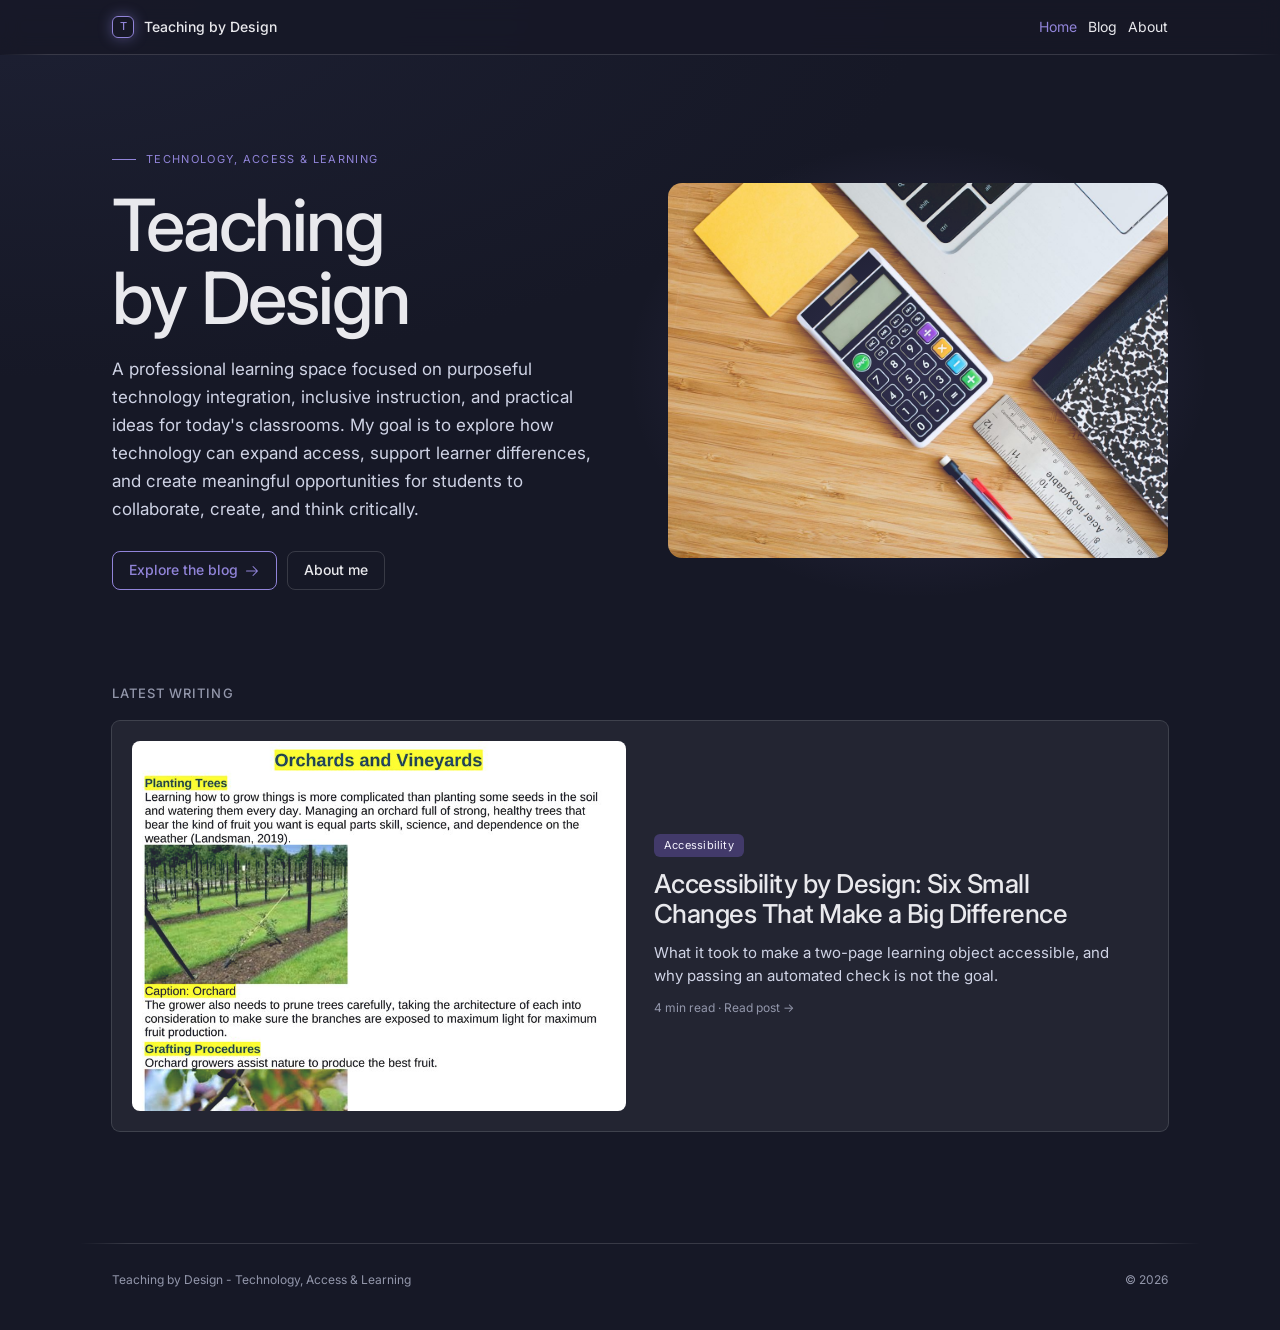
<file: index.html>
<!DOCTYPE html>
<html lang="en">
<head>
<meta charset="utf-8">
<meta name="viewport" content="width=device-width, initial-scale=1">
<title>Teaching by Design</title>
<meta name="description" content="A professional learning space focused on purposeful technology integration, inclusive instruction, and practical ideas for today's classrooms.">
<link rel="stylesheet" href="css/nocturne.css">
<link rel="stylesheet" href="css/site.css">
</head>
<body>
<div class="page">
  <header class="site-header">
    <nav class="nav container">
      <a href="index.html" class="nav-brand"><span class="brand-mark">T</span><span>Teaching by Design</span></a>
      <a href="index.html" aria-current="page">Home</a>
      <a href="blog.html">Blog</a>
      <a href="#">About</a>
    </nav>
    <div class="rule"></div>
  </header>

  <main>
    <section class="hero container">
      <div class="hero-text">
        <div class="eyebrow">Technology, Access &amp; Learning</div>
        <h1>Teaching by Design</h1>
        <p class="lede">A professional learning space focused on purposeful technology integration, inclusive instruction, and practical ideas for today's classrooms. My goal is to explore how technology can expand access, support learner differences, and create meaningful opportunities for students to collaborate, create, and think critically.</p>
        <div class="hero-actions">
          <a class="btn btn-primary" href="blog.html">Explore the blog
            <svg width="16" height="16" viewBox="0 0 256 256" fill="currentColor" aria-hidden="true"><path d="M221.66,133.66l-72,72a8,8,0,0,1-11.32-11.32L196.69,136H40a8,8,0,0,1,0-16H196.69L138.34,61.66a8,8,0,0,1,11.32-11.32l72,72A8,8,0,0,1,221.66,133.66Z"></path></svg>
          </a>
          <a class="btn btn-secondary" href="#">About me</a>
        </div>
      </div>
      <div class="hero-media">
        <div class="lighten">
          <img src="images/school-supplies.jpg" alt="Calculator, laptop, notebook, ruler and pencil on a wooden desk" width="1200" height="900">
        </div>
      </div>
    </section>

    <section class="latest container">
      <h6 class="section-label">Latest writing</h6>
      <a href="accessibility-by-design.html" class="card elev-sm feature-card">
        <div class="lighten fit">
          <img src="images/accessibility/thumbnail.jpg" alt="The top of the revised Orchards and Vineyards learning object, with its headings highlighted" width="800" height="600">
        </div>
        <div class="feature-card-text">
          <div class="tags"><span class="tag tag-accent">Accessibility</span></div>
          <div class="post-title">Accessibility by Design: Six Small Changes That Make a Big Difference</div>
          <p class="lede">What it took to make a two-page learning object accessible, and why passing an automated check is not the goal.</p>
          <div class="card-meta">4 min read · Read post →</div>
        </div>
      </a>
    </section>
  </main>

  <footer class="site-footer container">
    <span>Teaching by Design - Technology, Access &amp; Learning</span>
    <span>© 2026</span>
  </footer>
</div>
</body>
</html>
</file>
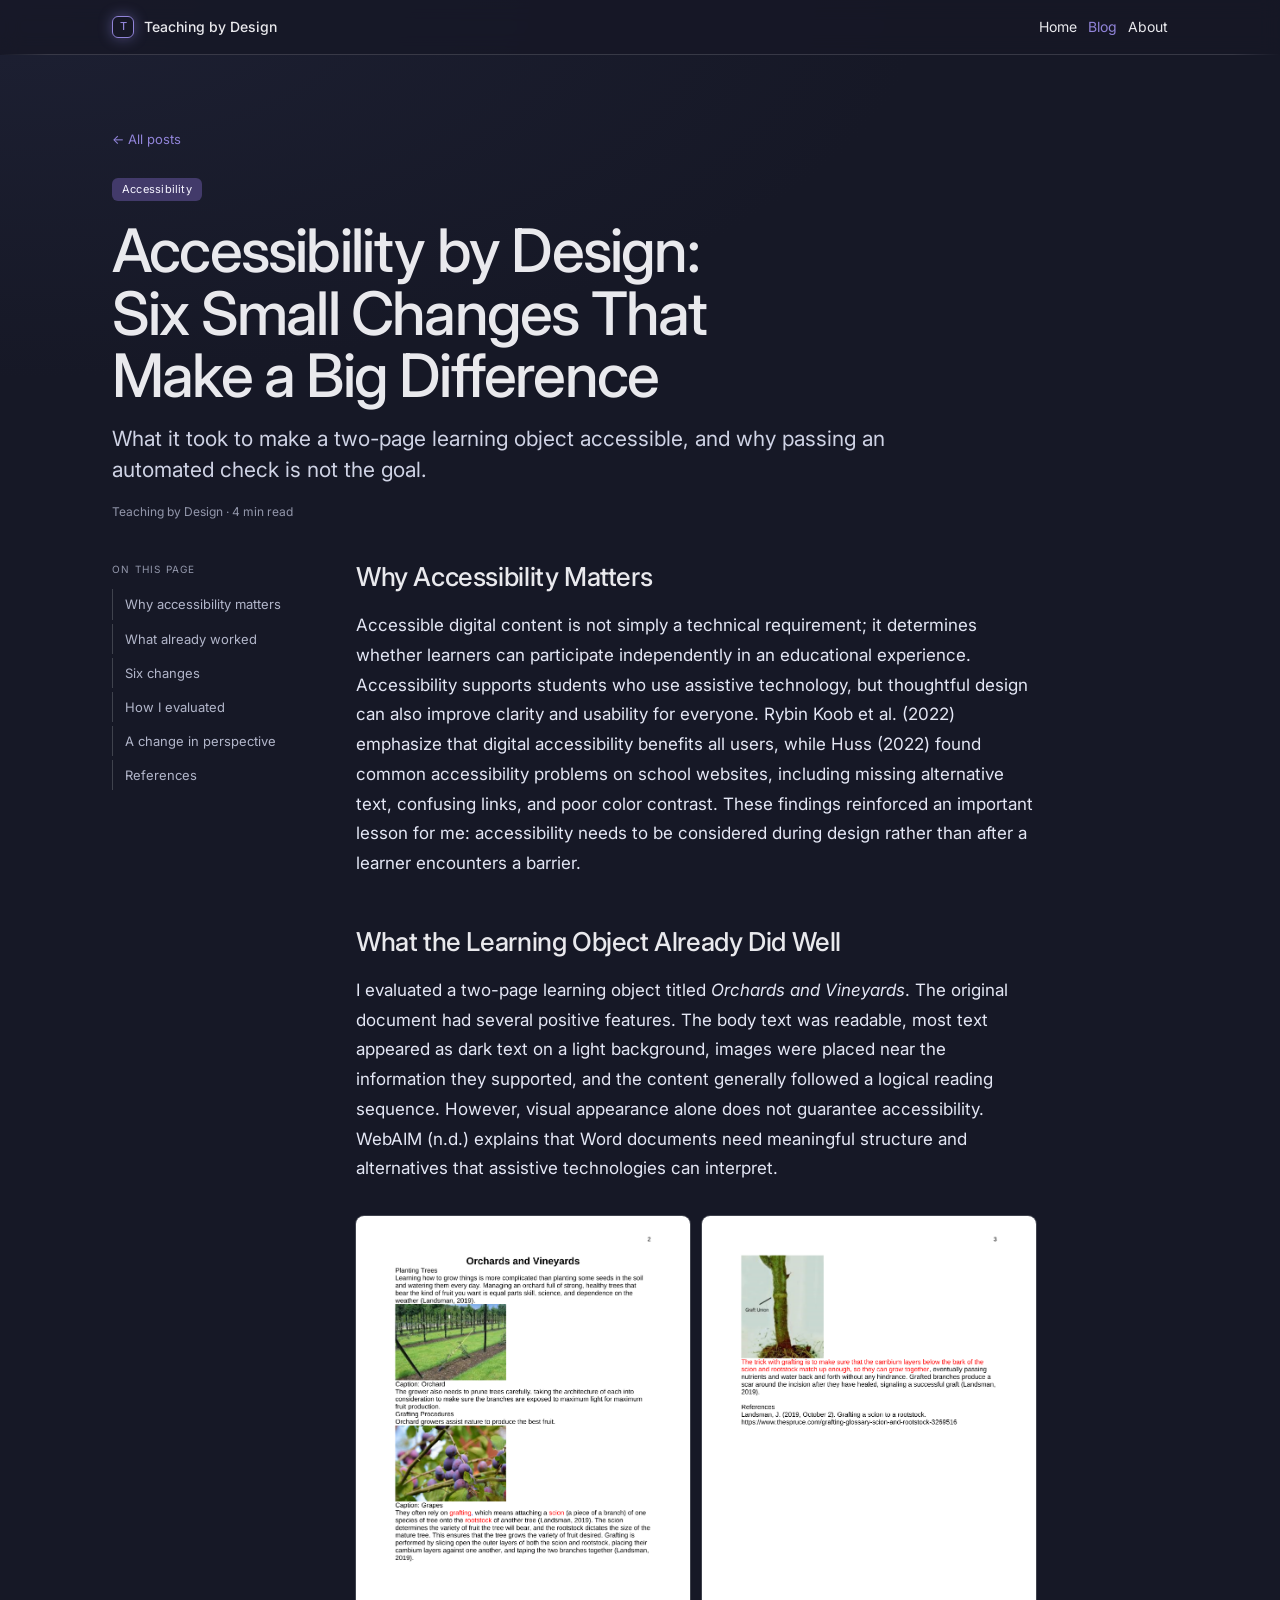
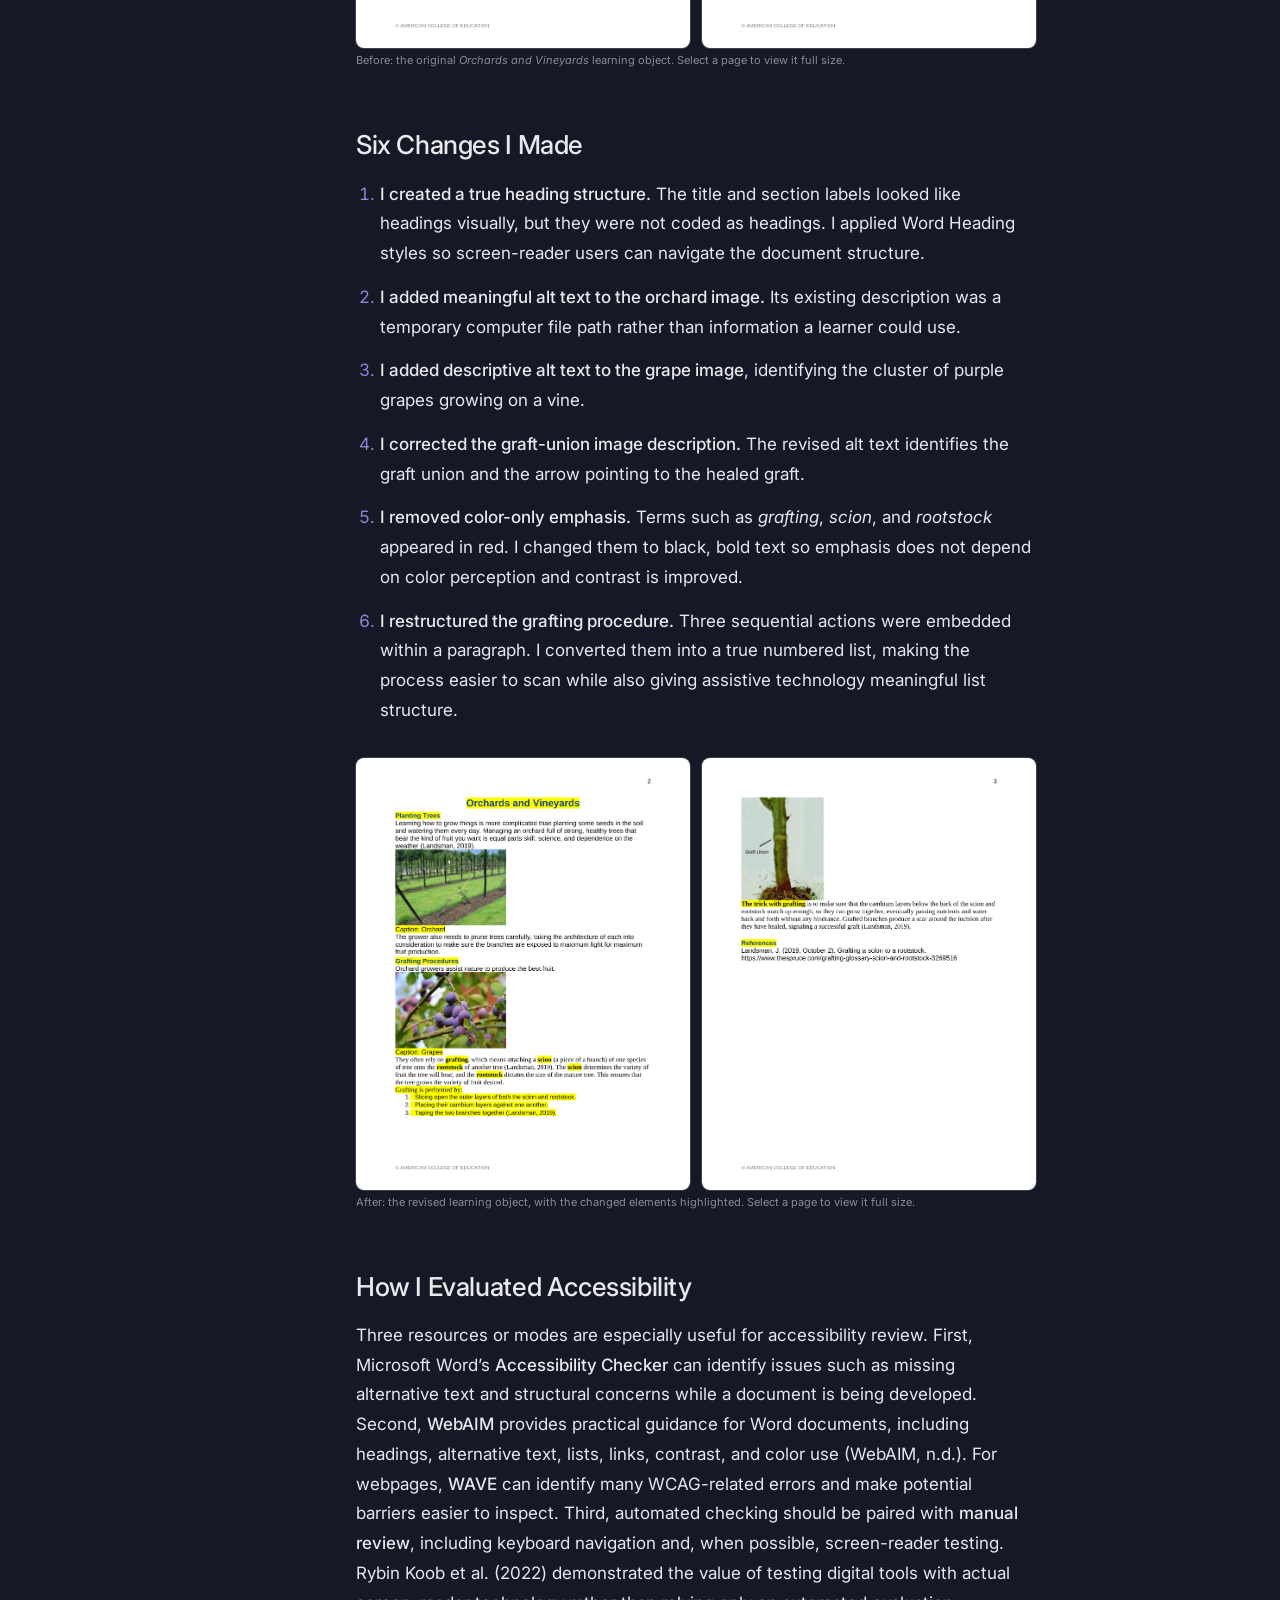
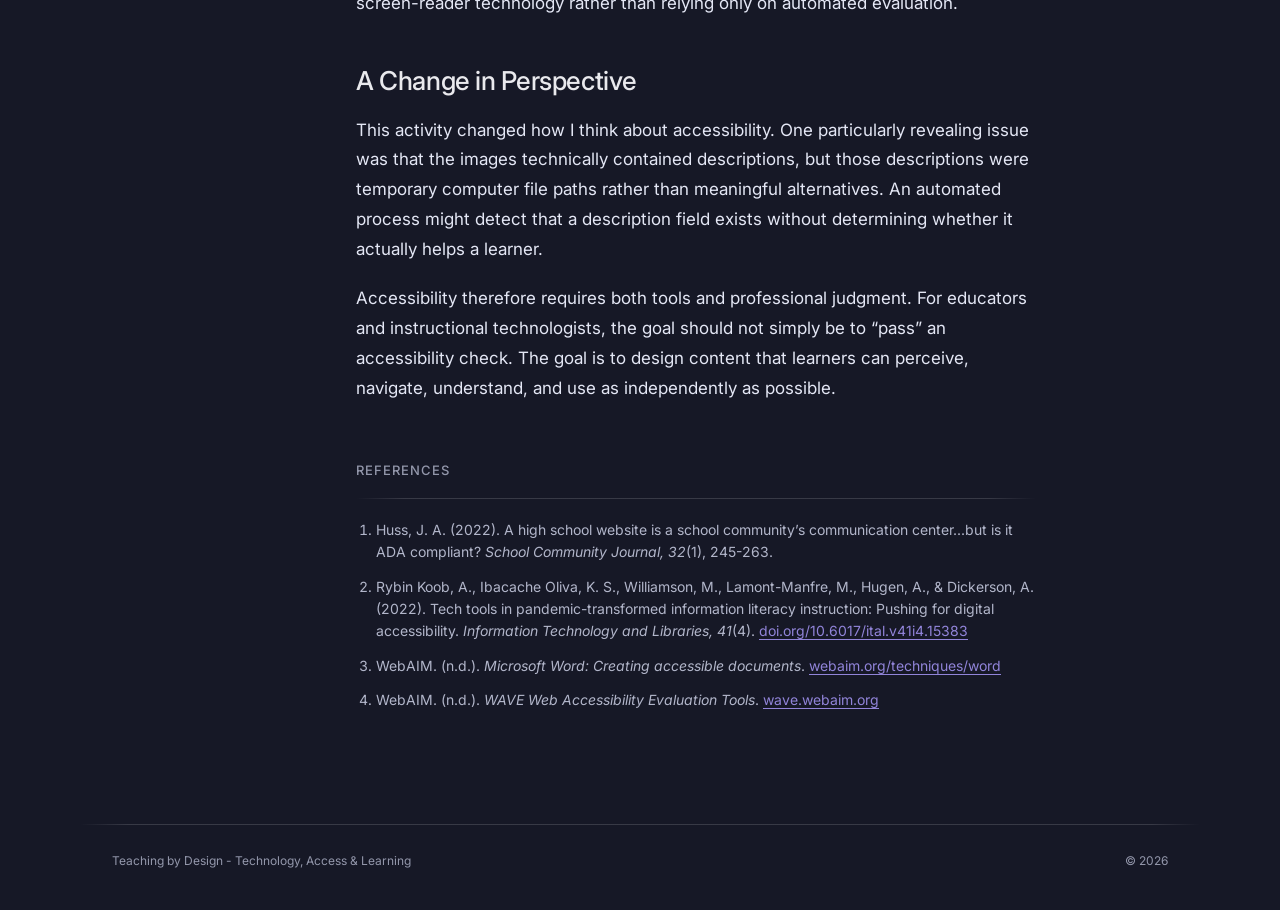
<file: accessibility-by-design.html>
<!DOCTYPE html>
<html lang="en">
<head>
<meta charset="utf-8">
<meta name="viewport" content="width=device-width, initial-scale=1">
<title>Accessibility by Design · Teaching by Design</title>
<meta name="description" content="Six small changes that make a big difference: making a two-page learning object accessible.">
<link rel="stylesheet" href="css/nocturne.css">
<link rel="stylesheet" href="css/site.css">
</head>
<body>
<div class="page">
  <header class="site-header">
    <nav class="nav container">
      <a href="index.html" class="nav-brand"><span class="brand-mark">T</span><span>Teaching by Design</span></a>
      <a href="index.html">Home</a>
      <a href="blog.html" aria-current="page">Blog</a>
      <a href="#">About</a>
    </nav>
    <div class="rule"></div>
  </header>

  <main>
    <article class="post container">
      <a href="blog.html" class="back-link">← All posts</a>
      <header class="post-header">
        <div class="tags"><span class="tag tag-accent">Accessibility</span></div>
        <h1>Accessibility by Design: Six Small Changes That Make a Big Difference</h1>
        <p class="lede">What it took to make a two-page learning object accessible, and why passing an automated check is not the goal.</p>
        <div class="post-byline">Teaching by Design · 4 min read</div>
      </header>

      <div class="post-layout">
        <aside class="toc">
          <div class="toc-label">On this page</div>
          <a href="#why">Why accessibility matters</a>
          <a href="#did-well">What already worked</a>
          <a href="#changes">Six changes</a>
          <a href="#evaluated">How I evaluated</a>
          <a href="#perspective">A change in perspective</a>
          <a href="#refs">References</a>
        </aside>

        <div class="prose">
          <h3 id="why">Why Accessibility Matters</h3>
          <p>Accessible digital content is not simply a technical requirement; it determines whether learners can participate independently in an educational experience. Accessibility supports students who use assistive technology, but thoughtful design can also improve clarity and usability for everyone. Rybin Koob et al. (2022) emphasize that digital accessibility benefits all users, while Huss (2022) found common accessibility problems on school websites, including missing alternative text, confusing links, and poor color contrast. These findings reinforced an important lesson for me: accessibility needs to be considered during design rather than after a learner encounters a barrier.</p>

          <h3 id="did-well">What the Learning Object Already Did Well</h3>
          <p>I evaluated a two-page learning object titled <em>Orchards and Vineyards</em>. The original document had several positive features. The body text was readable, most text appeared as dark text on a light background, images were placed near the information they supported, and the content generally followed a logical reading sequence. However, visual appearance alone does not guarantee accessibility. WebAIM (n.d.) explains that Word documents need meaningful structure and alternatives that assistive technologies can interpret.</p>
          <figure>
            <div class="doc-pages">
              <a href="images/accessibility/before-page-1.png"><img src="images/accessibility/before-page-1.png" alt="Before, page 1: the Orchards and Vineyards title and section labels are plain text styled to look like headings; grafting, scion and rootstock are marked only in red; the grafting steps are run together in a paragraph" width="1547" height="2002" loading="lazy"></a>
              <a href="images/accessibility/before-page-2.png"><img src="images/accessibility/before-page-2.png" alt="Before, page 2: the graft union photo, followed by a sentence emphasized only in red text, and the references" width="1547" height="2002" loading="lazy"></a>
            </div>
            <figcaption>Before: the original <em>Orchards and Vineyards</em> learning object. Select a page to view it full size.</figcaption>
          </figure>

          <h3 id="changes">Six Changes I Made</h3>
          <ol class="steps">
            <li><strong>I created a true heading structure.</strong> The title and section labels looked like headings visually, but they were not coded as headings. I applied Word Heading styles so screen-reader users can navigate the document structure.</li>
            <li><strong>I added meaningful alt text to the orchard image.</strong> Its existing description was a temporary computer file path rather than information a learner could use.</li>
            <li><strong>I added descriptive alt text to the grape image</strong>, identifying the cluster of purple grapes growing on a vine.</li>
            <li><strong>I corrected the graft-union image description.</strong> The revised alt text identifies the graft union and the arrow pointing to the healed graft.</li>
            <li><strong>I removed color-only emphasis.</strong> Terms such as <em>grafting</em>, <em>scion</em>, and <em>rootstock</em> appeared in red. I changed them to black, bold text so emphasis does not depend on color perception and contrast is improved.</li>
            <li><strong>I restructured the grafting procedure.</strong> Three sequential actions were embedded within a paragraph. I converted them into a true numbered list, making the process easier to scan while also giving assistive technology meaningful list structure.</li>
          </ol>
          <figure>
            <div class="doc-pages">
              <a href="images/accessibility/after-page-1.png"><img src="images/accessibility/after-page-1.png" alt="After, page 1: the title and section labels are now real headings (highlighted); grafting, scion and rootstock are bold; the grafting steps are a numbered list of three items" width="1547" height="2002" loading="lazy"></a>
              <a href="images/accessibility/after-page-2.png"><img src="images/accessibility/after-page-2.png" alt="After, page 2: the graft union photo, the key phrase in bold instead of red, and References as a real heading" width="1547" height="2002" loading="lazy"></a>
            </div>
            <figcaption>After: the revised learning object, with the changed elements highlighted. Select a page to view it full size.</figcaption>
          </figure>

          <h3 id="evaluated">How I Evaluated Accessibility</h3>
          <p>Three resources or modes are especially useful for accessibility review. First, Microsoft Word’s <strong>Accessibility Checker</strong> can identify issues such as missing alternative text and structural concerns while a document is being developed. Second, <strong>WebAIM</strong> provides practical guidance for Word documents, including headings, alternative text, lists, links, contrast, and color use (WebAIM, n.d.). For webpages, <strong>WAVE</strong> can identify many WCAG-related errors and make potential barriers easier to inspect. Third, automated checking should be paired with <strong>manual review</strong>, including keyboard navigation and, when possible, screen-reader testing. Rybin Koob et al. (2022) demonstrated the value of testing digital tools with actual screen-reader technology rather than relying only on automated evaluation.</p>

          <h3 id="perspective">A Change in Perspective</h3>
          <p>This activity changed how I think about accessibility. One particularly revealing issue was that the images technically contained descriptions, but those descriptions were temporary computer file paths rather than meaningful alternatives. An automated process might detect that a description field exists without determining whether it actually helps a learner.</p>
          <p>Accessibility therefore requires both tools and professional judgment. For educators and instructional technologists, the goal should not simply be to “pass” an accessibility check. The goal is to design content that learners can perceive, navigate, understand, and use as independently as possible.</p>

          <h6 id="refs">References</h6>
          <div class="rule"></div>
          <ol class="references">
            <li>Huss, J. A. (2022). A high school website is a school community’s communication center...but is it ADA compliant? <em>School Community Journal, 32</em>(1), 245-263.</li>
            <li>Rybin Koob, A., Ibacache Oliva, K. S., Williamson, M., Lamont-Manfre, M., Hugen, A., &amp; Dickerson, A. (2022). Tech tools in pandemic-transformed information literacy instruction: Pushing for digital accessibility. <em>Information Technology and Libraries, 41</em>(4). <a href="https://doi.org/10.6017/ital.v41i4.15383">doi.org/10.6017/ital.v41i4.15383</a></li>
            <li>WebAIM. (n.d.). <em>Microsoft Word: Creating accessible documents</em>. <a href="https://webaim.org/techniques/word/">webaim.org/techniques/word</a></li>
            <li>WebAIM. (n.d.). <em>WAVE Web Accessibility Evaluation Tools</em>. <a href="https://wave.webaim.org/">wave.webaim.org</a></li>
          </ol>
        </div>
      </div>
    </article>
  </main>

  <footer class="site-footer container">
    <span>Teaching by Design - Technology, Access &amp; Learning</span>
    <span>© 2026</span>
  </footer>
</div>
</body>
</html>
</file>
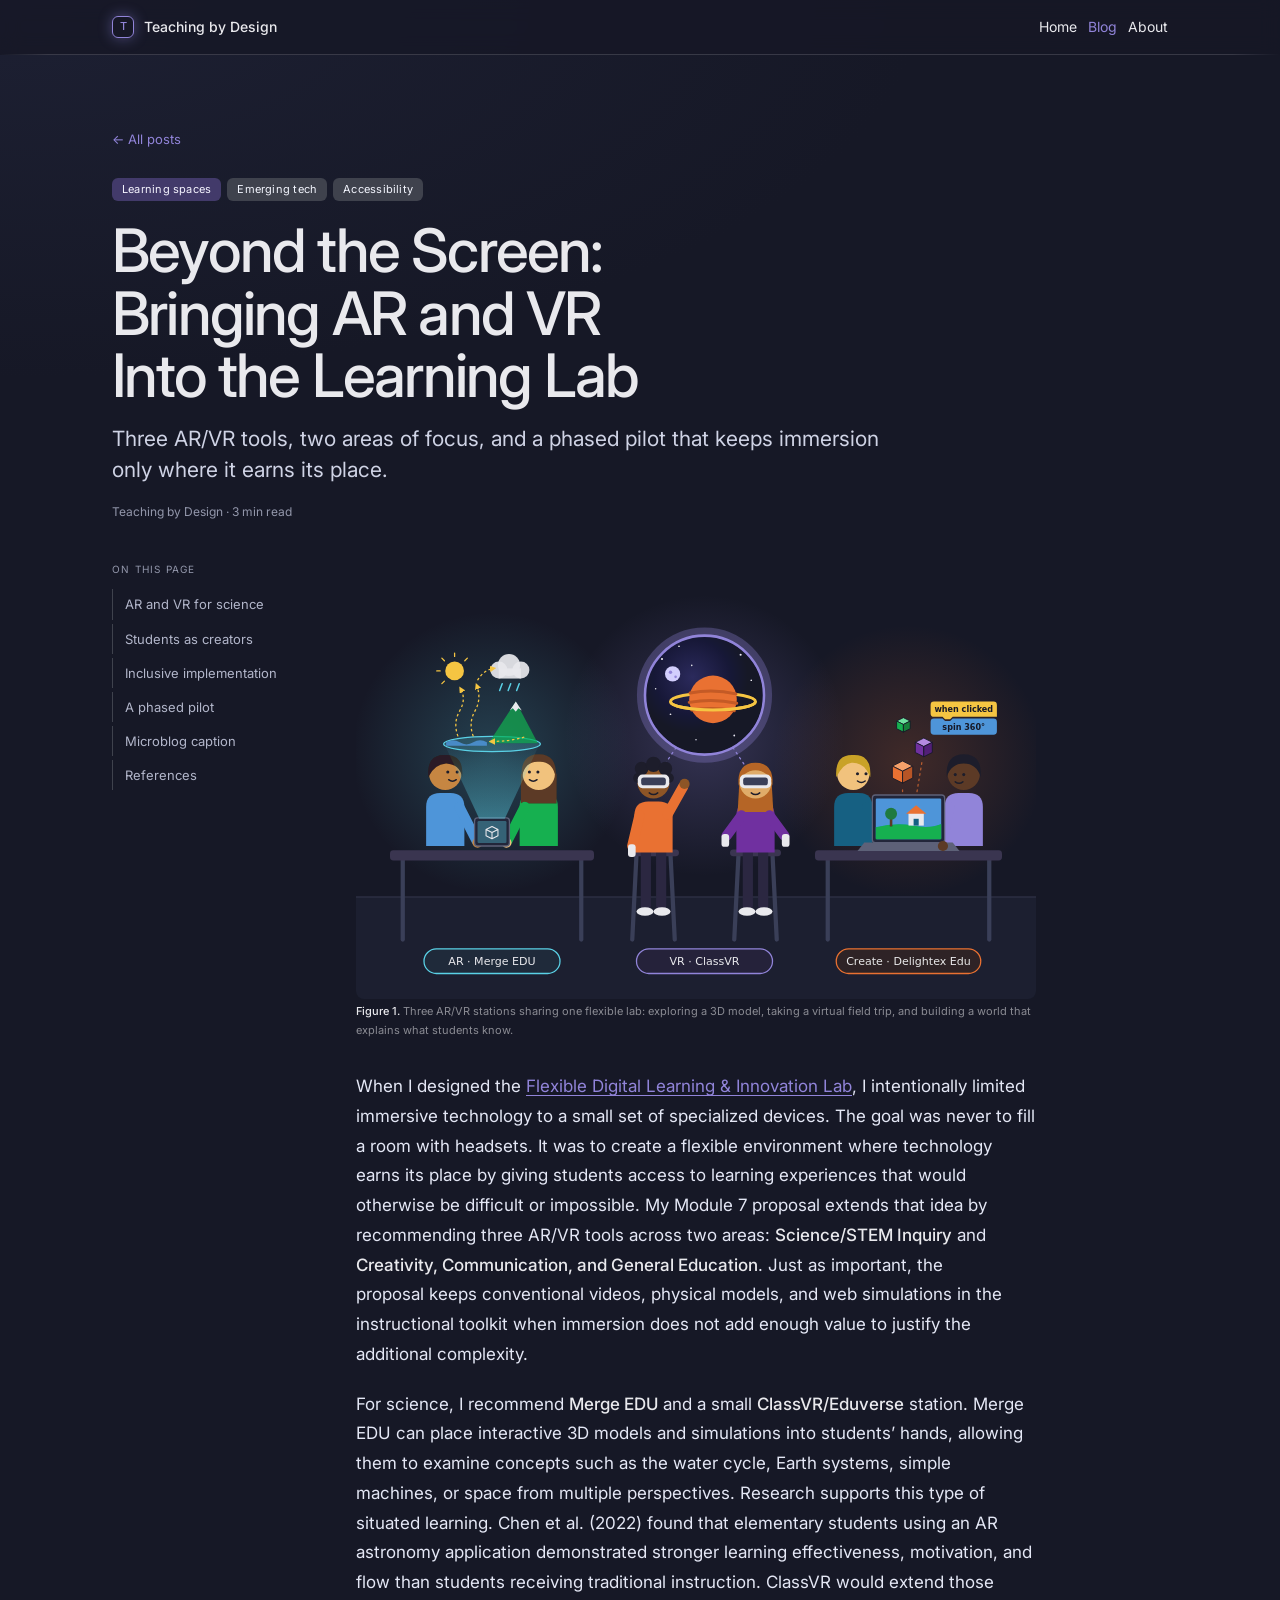
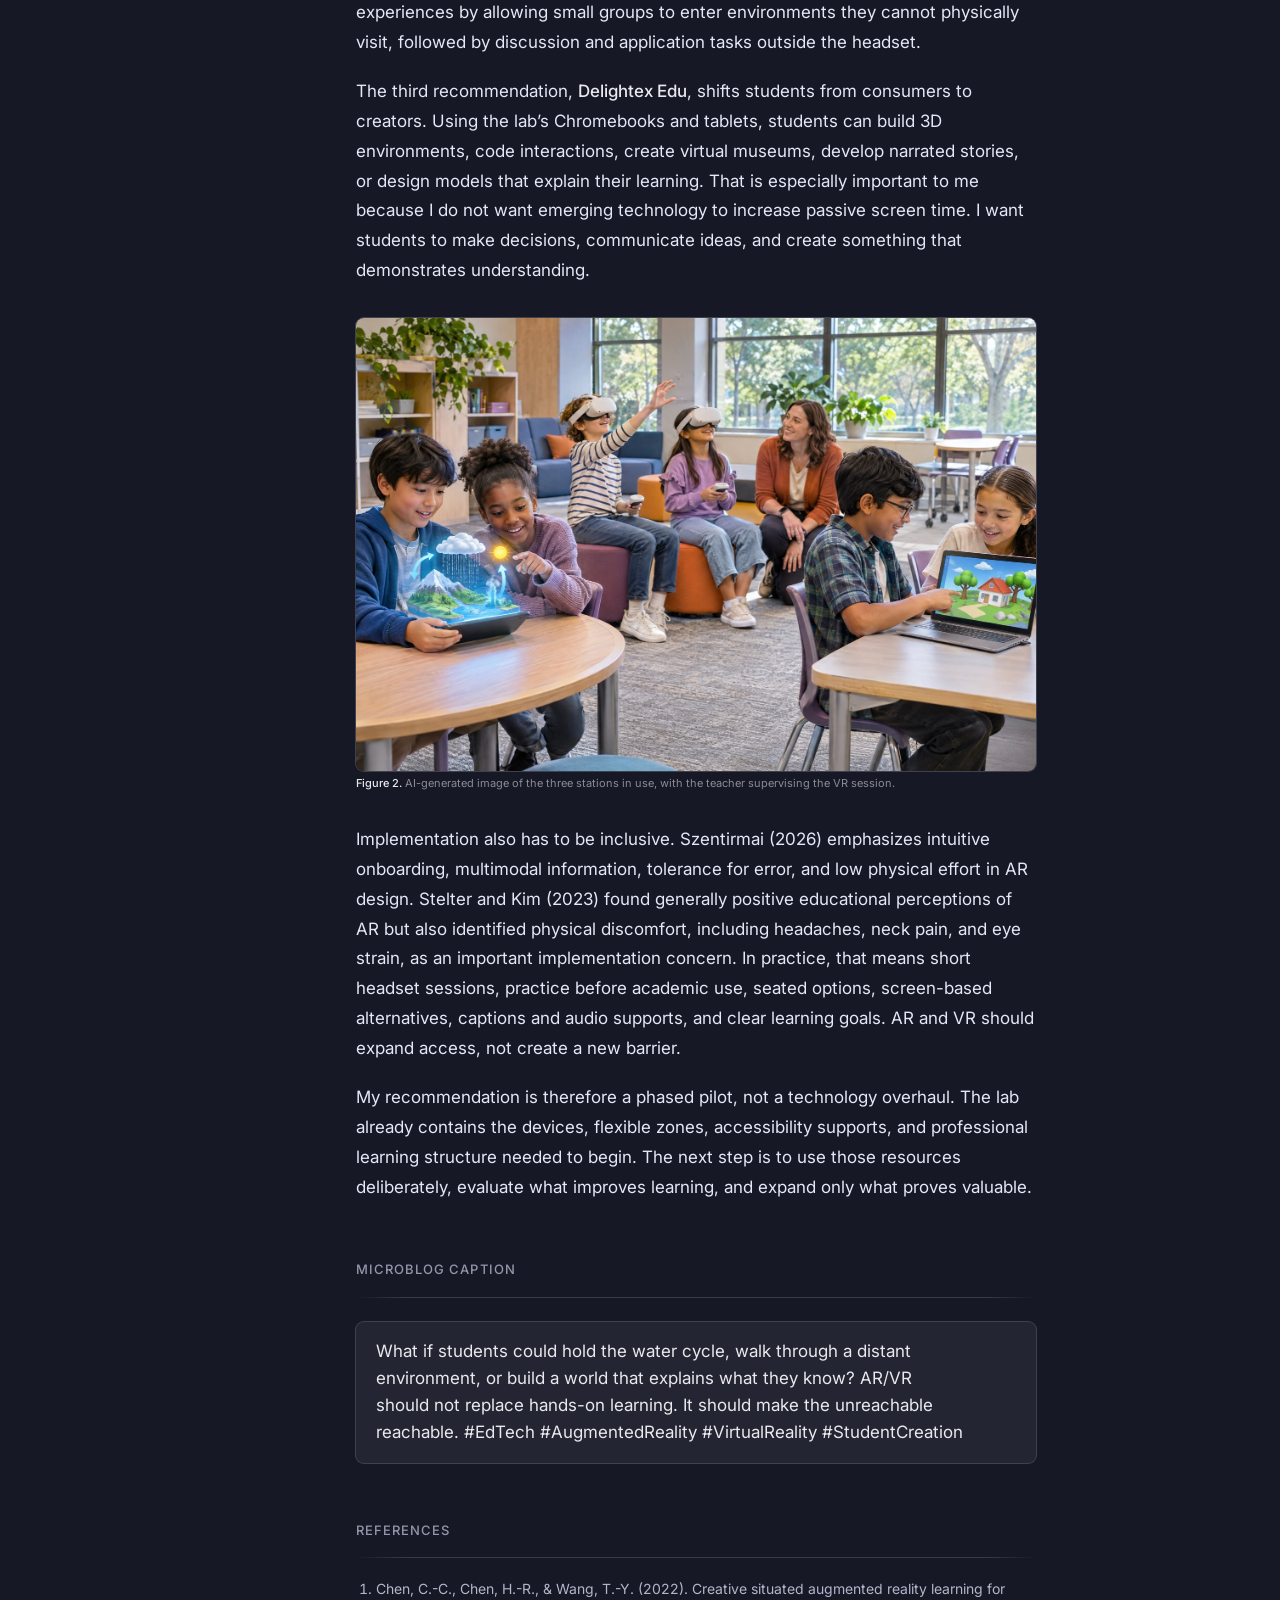
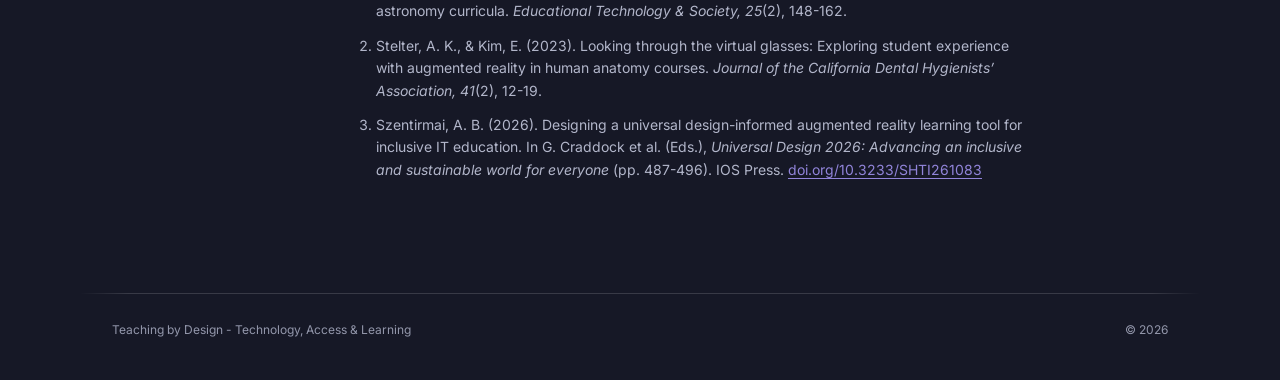
<file: beyond-the-screen.html>
<!DOCTYPE html>
<html lang="en">
<head>
<meta charset="utf-8">
<meta name="viewport" content="width=device-width, initial-scale=1">
<title>Beyond the Screen: Bringing AR and VR Into the Learning Lab · Teaching by Design</title>
<meta name="description" content="A phased proposal for three AR/VR tools in the Flexible Digital Learning &amp; Innovation Lab: Merge EDU, ClassVR and Delightex Edu across science and creative communication.">
<link rel="stylesheet" href="css/nocturne.css">
<link rel="stylesheet" href="css/site.css">
</head>
<body>
<div class="page">
  <header class="site-header">
    <nav class="nav container">
      <a href="index.html" class="nav-brand"><span class="brand-mark">T</span><span>Teaching by Design</span></a>
      <a href="index.html">Home</a>
      <a href="blog.html" aria-current="page">Blog</a>
      <a href="#">About</a>
    </nav>
    <div class="rule"></div>
  </header>

  <main>
    <article class="post container">
      <a href="blog.html" class="back-link">← All posts</a>
      <header class="post-header">
        <div class="tags"><span class="tag tag-accent">Learning spaces</span><span class="tag tag-neutral">Emerging tech</span><span class="tag tag-neutral">Accessibility</span></div>
        <h1>Beyond the Screen: Bringing AR and VR Into the Learning Lab</h1>
        <p class="lede">Three AR/VR tools, two areas of focus, and a phased pilot that keeps immersion only where it earns its place.</p>
        <div class="post-byline">Teaching by Design · 3 min read</div>
      </header>

      <div class="post-layout">
        <aside class="toc">
          <div class="toc-label">On this page</div>
          <a href="#science">AR and VR for science</a>
          <a href="#create">Students as creators</a>
          <a href="#inclusive">Inclusive implementation</a>
          <a href="#pilot">A phased pilot</a>
          <a href="#caption">Microblog caption</a>
          <a href="#refs">References</a>
        </aside>

        <div class="prose">
          <figure>
            <div class="lighten fit">
              <img src="images/ar-vr/ar-vr-lab.svg" alt="Illustration of three stations in the learning lab. At the left, two elementary students look at a tablet that projects a 3D water cycle with the Sun, a cloud, rain, a mountain and water. In the middle, two students on stools wear VR headsets beneath a portal showing a ringed planet. At the right, two students at a laptop build a 3D scene with a house and tree while blocks rise from the screen beside coding blocks. Labels read AR · Merge EDU, VR · ClassVR and Create · Delightex Edu." width="1600" height="1000">
            </div>
            <figcaption><strong>Figure 1.</strong> Three AR/VR stations sharing one flexible lab: exploring a 3D model, taking a virtual field trip, and building a world that explains what students know.</figcaption>
          </figure>

          <p>When I designed the <a href="rethinking-the-computer-lab.html">Flexible Digital Learning &amp; Innovation Lab</a>, I intentionally limited immersive technology to a small set of specialized devices. The goal was never to fill a room with headsets. It was to create a flexible environment where technology earns its place by giving students access to learning experiences that would otherwise be difficult or impossible. My Module 7 proposal extends that idea by recommending three AR/VR tools across two areas: <strong>Science/STEM Inquiry</strong> and <strong>Creativity, Communication, and General Education</strong>. Just as important, the proposal keeps conventional videos, physical models, and web simulations in the instructional toolkit when immersion does not add enough value to justify the additional complexity.</p>
          <p id="science">For science, I recommend <strong>Merge EDU</strong> and a small <strong>ClassVR/Eduverse</strong> station. Merge EDU can place interactive 3D models and simulations into students’ hands, allowing them to examine concepts such as the water cycle, Earth systems, simple machines, or space from multiple perspectives. Research supports this type of situated learning. Chen et al. (2022) found that elementary students using an AR astronomy application demonstrated stronger learning effectiveness, motivation, and flow than students receiving traditional instruction. ClassVR would extend those experiences by allowing small groups to enter environments they cannot physically visit, followed by discussion and application tasks outside the headset.</p>
          <p id="create">The third recommendation, <strong>Delightex Edu</strong>, shifts students from consumers to creators. Using the lab’s Chromebooks and tablets, students can build 3D environments, code interactions, create virtual museums, develop narrated stories, or design models that explain their learning. That is especially important to me because I do not want emerging technology to increase passive screen time. I want students to make decisions, communicate ideas, and create something that demonstrates understanding.</p>

          <figure>
            <a href="images/ar-vr/lab-in-use.jpg"><img class="screenshot" src="images/ar-vr/lab-in-use.jpg" alt="A bright, flexible classroom with large windows and soft seating. At a round table in front, two students smile at a tablet with a glowing 3D water cycle floating above it, showing a mountain, a lake, a rain cloud and the sun; one points at the sun. Behind them, two students sit on ottomans wearing white VR headsets and holding controllers, one reaching up, while a smiling teacher sits beside them. At a desk on the right, two students build a 3D scene with a house and trees on a laptop." width="1600" height="1067" loading="lazy"></a>
            <figcaption><strong>Figure 2.</strong> AI-generated image of the three stations in use, with the teacher supervising the VR session.</figcaption>
          </figure>
          <p id="inclusive">Implementation also has to be inclusive. Szentirmai (2026) emphasizes intuitive onboarding, multimodal information, tolerance for error, and low physical effort in AR design. Stelter and Kim (2023) found generally positive educational perceptions of AR but also identified physical discomfort, including headaches, neck pain, and eye strain, as an important implementation concern. In practice, that means short headset sessions, practice before academic use, seated options, screen-based alternatives, captions and audio supports, and clear learning goals. AR and VR should expand access, not create a new barrier.</p>
          <p id="pilot">My recommendation is therefore a phased pilot, not a technology overhaul. The lab already contains the devices, flexible zones, accessibility supports, and professional learning structure needed to begin. The next step is to use those resources deliberately, evaluate what improves learning, and expand only what proves valuable.</p>

          <h6 id="caption">Microblog caption</h6>
          <div class="rule"></div>
          <blockquote class="microblog">What if students could hold the water cycle, walk through a distant environment, or build a world that explains what they know? AR/VR should not replace hands-on learning. It should make the unreachable reachable. #EdTech #AugmentedReality #VirtualReality #StudentCreation</blockquote>

          <h6 id="refs">References</h6>
          <div class="rule"></div>
          <ol class="references">
            <li>Chen, C.-C., Chen, H.-R., &amp; Wang, T.-Y. (2022). Creative situated augmented reality learning for astronomy curricula. <em>Educational Technology &amp; Society, 25</em>(2), 148-162.</li>
            <li>Stelter, A. K., &amp; Kim, E. (2023). Looking through the virtual glasses: Exploring student experience with augmented reality in human anatomy courses. <em>Journal of the California Dental Hygienists’ Association, 41</em>(2), 12-19.</li>
            <li>Szentirmai, A. B. (2026). Designing a universal design-informed augmented reality learning tool for inclusive IT education. In G. Craddock et al. (Eds.), <em>Universal Design 2026: Advancing an inclusive and sustainable world for everyone</em> (pp. 487-496). IOS Press. <a href="https://doi.org/10.3233/SHTI261083">doi.org/10.3233/SHTI261083</a></li>
          </ol>
        </div>
      </div>
    </article>
  </main>

  <footer class="site-footer container">
    <span>Teaching by Design - Technology, Access &amp; Learning</span>
    <span>© 2026</span>
  </footer>
</div>
</body>
</html>
</file>
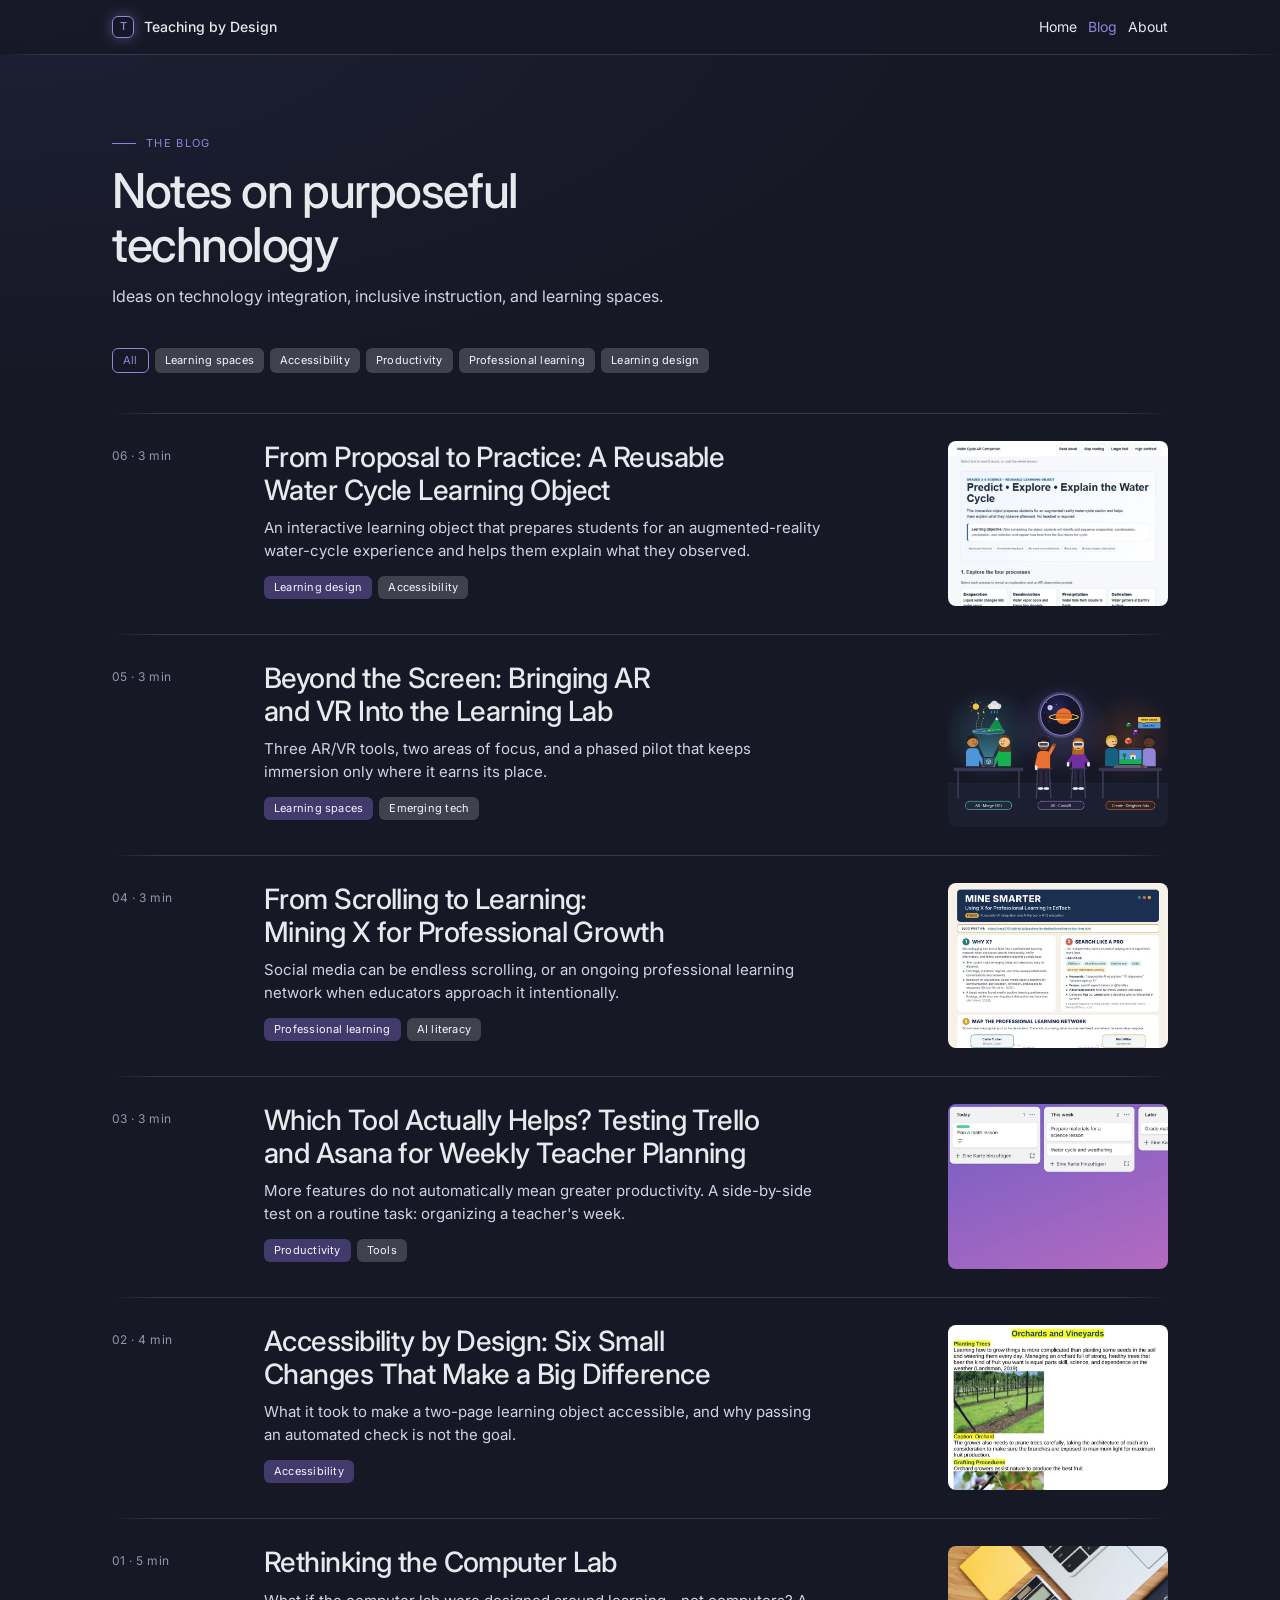
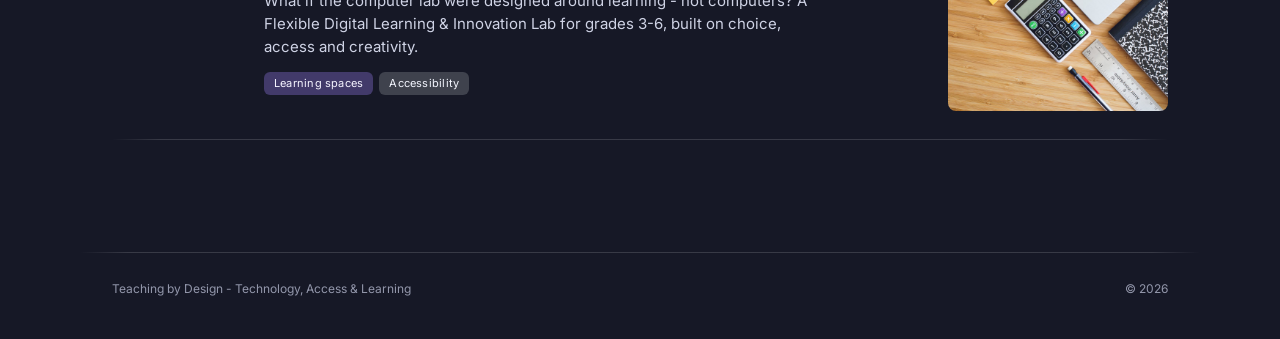
<file: blog.html>
<!DOCTYPE html>
<html lang="en">
<head>
<meta charset="utf-8">
<meta name="viewport" content="width=device-width, initial-scale=1">
<title>Blog · Teaching by Design</title>
<meta name="description" content="Ideas on technology integration, inclusive instruction, and learning spaces.">
<link rel="stylesheet" href="css/nocturne.css">
<link rel="stylesheet" href="css/site.css">
</head>
<body>
<div class="page">
  <header class="site-header">
    <nav class="nav container">
      <a href="index.html" class="nav-brand"><span class="brand-mark">T</span><span>Teaching by Design</span></a>
      <a href="index.html">Home</a>
      <a href="blog.html" aria-current="page">Blog</a>
      <a href="#">About</a>
    </nav>
    <div class="rule"></div>
  </header>

  <main>
    <section class="blog container">
      <div class="blog-intro">
        <div class="eyebrow">The blog</div>
        <h1>Notes on purposeful technology</h1>
        <p class="lede">Ideas on technology integration, inclusive instruction, and learning spaces.</p>
      </div>
      <div class="tags">
        <span class="tag tag-outline">All</span><span class="tag tag-neutral">Learning spaces</span><span class="tag tag-neutral">Accessibility</span><span class="tag tag-neutral">Productivity</span><span class="tag tag-neutral">Professional learning</span><span class="tag tag-neutral">Learning design</span>
      </div>
      <div class="post-list">
        <a href="water-cycle-learning-object.html" class="post-row">
          <div class="post-row-meta">06 · 3 min</div>
          <div class="post-row-text">
            <div class="post-title">From Proposal to Practice: A Reusable Water Cycle Learning Object</div>
            <p class="lede">An interactive learning object that prepares students for an augmented-reality water-cycle experience and helps them explain what they observed.</p>
            <div class="tags"><span class="tag tag-accent">Learning design</span><span class="tag tag-neutral">Accessibility</span></div>
          </div>
          <div class="lighten">
            <img src="images/water-cycle/thumbnail.jpg" alt="Opening screen of the water cycle learning object" width="800" height="600" loading="lazy">
          </div>
        </a>
        <a href="beyond-the-screen.html" class="post-row">
          <div class="post-row-meta">05 · 3 min</div>
          <div class="post-row-text">
            <div class="post-title">Beyond the Screen: Bringing AR and VR Into the Learning Lab</div>
            <p class="lede">Three AR/VR tools, two areas of focus, and a phased pilot that keeps immersion only where it earns its place.</p>
            <div class="tags"><span class="tag tag-accent">Learning spaces</span><span class="tag tag-neutral">Emerging tech</span></div>
          </div>
          <div class="lighten">
            <img src="images/ar-vr/thumbnail.png" alt="Illustration of students using AR, VR and 3D creation stations in the learning lab" width="800" height="600" loading="lazy">
          </div>
        </a>
        <a href="scrolling-to-learning.html" class="post-row">
          <div class="post-row-meta">04 · 3 min</div>
          <div class="post-row-text">
            <div class="post-title">From Scrolling to Learning: Mining X for Professional Growth</div>
            <p class="lede">Social media can be endless scrolling, or an ongoing professional learning network when educators approach it intentionally.</p>
            <div class="tags"><span class="tag tag-accent">Professional learning</span><span class="tag tag-neutral">AI literacy</span></div>
          </div>
          <div class="lighten">
            <img src="images/social-media/thumbnail.jpg" alt="The top of the Mine Smarter infographic" width="800" height="600" loading="lazy">
          </div>
        </a>
        <a href="trello-vs-asana.html" class="post-row">
          <div class="post-row-meta">03 · 3 min</div>
          <div class="post-row-text">
            <div class="post-title">Which Tool Actually Helps? Testing Trello and Asana for Weekly Teacher Planning</div>
            <p class="lede">More features do not automatically mean greater productivity. A side-by-side test on a routine task: organizing a teacher's week.</p>
            <div class="tags"><span class="tag tag-accent">Productivity</span><span class="tag tag-neutral">Tools</span></div>
          </div>
          <div class="lighten">
            <img src="images/planning-tools/thumbnail.jpg" alt="Trello board lists for the week's teaching tasks" width="800" height="600" loading="lazy">
          </div>
        </a>
        <a href="accessibility-by-design.html" class="post-row">
          <div class="post-row-meta">02 · 4 min</div>
          <div class="post-row-text">
            <div class="post-title">Accessibility by Design: Six Small Changes That Make a Big Difference</div>
            <p class="lede">What it took to make a two-page learning object accessible, and why passing an automated check is not the goal.</p>
            <div class="tags"><span class="tag tag-accent">Accessibility</span></div>
          </div>
          <div class="lighten">
            <img src="images/accessibility/thumbnail.jpg" alt="The top of the revised Orchards and Vineyards learning object, with its headings highlighted" width="800" height="600" loading="lazy">
          </div>
        </a>
        <a href="rethinking-the-computer-lab.html" class="post-row">
          <div class="post-row-meta">01 · 5 min</div>
          <div class="post-row-text">
            <div class="post-title">Rethinking the Computer Lab</div>
            <p class="lede">What if the computer lab were designed around learning - not computers? A Flexible Digital Learning &amp; Innovation Lab for grades 3-6, built on choice, access and creativity.</p>
            <div class="tags"><span class="tag tag-accent">Learning spaces</span><span class="tag tag-neutral">Accessibility</span></div>
          </div>
          <div class="lighten">
            <img src="images/school-supplies.jpg" alt="Calculator, laptop, notebook, ruler and pencil on a wooden desk" width="1200" height="900" loading="lazy">
          </div>
        </a>
        <div class="rule"></div>
      </div>
    </section>
  </main>

  <footer class="site-footer container">
    <span>Teaching by Design - Technology, Access &amp; Learning</span>
    <span>© 2026</span>
  </footer>
</div>
</body>
</html>
</file>
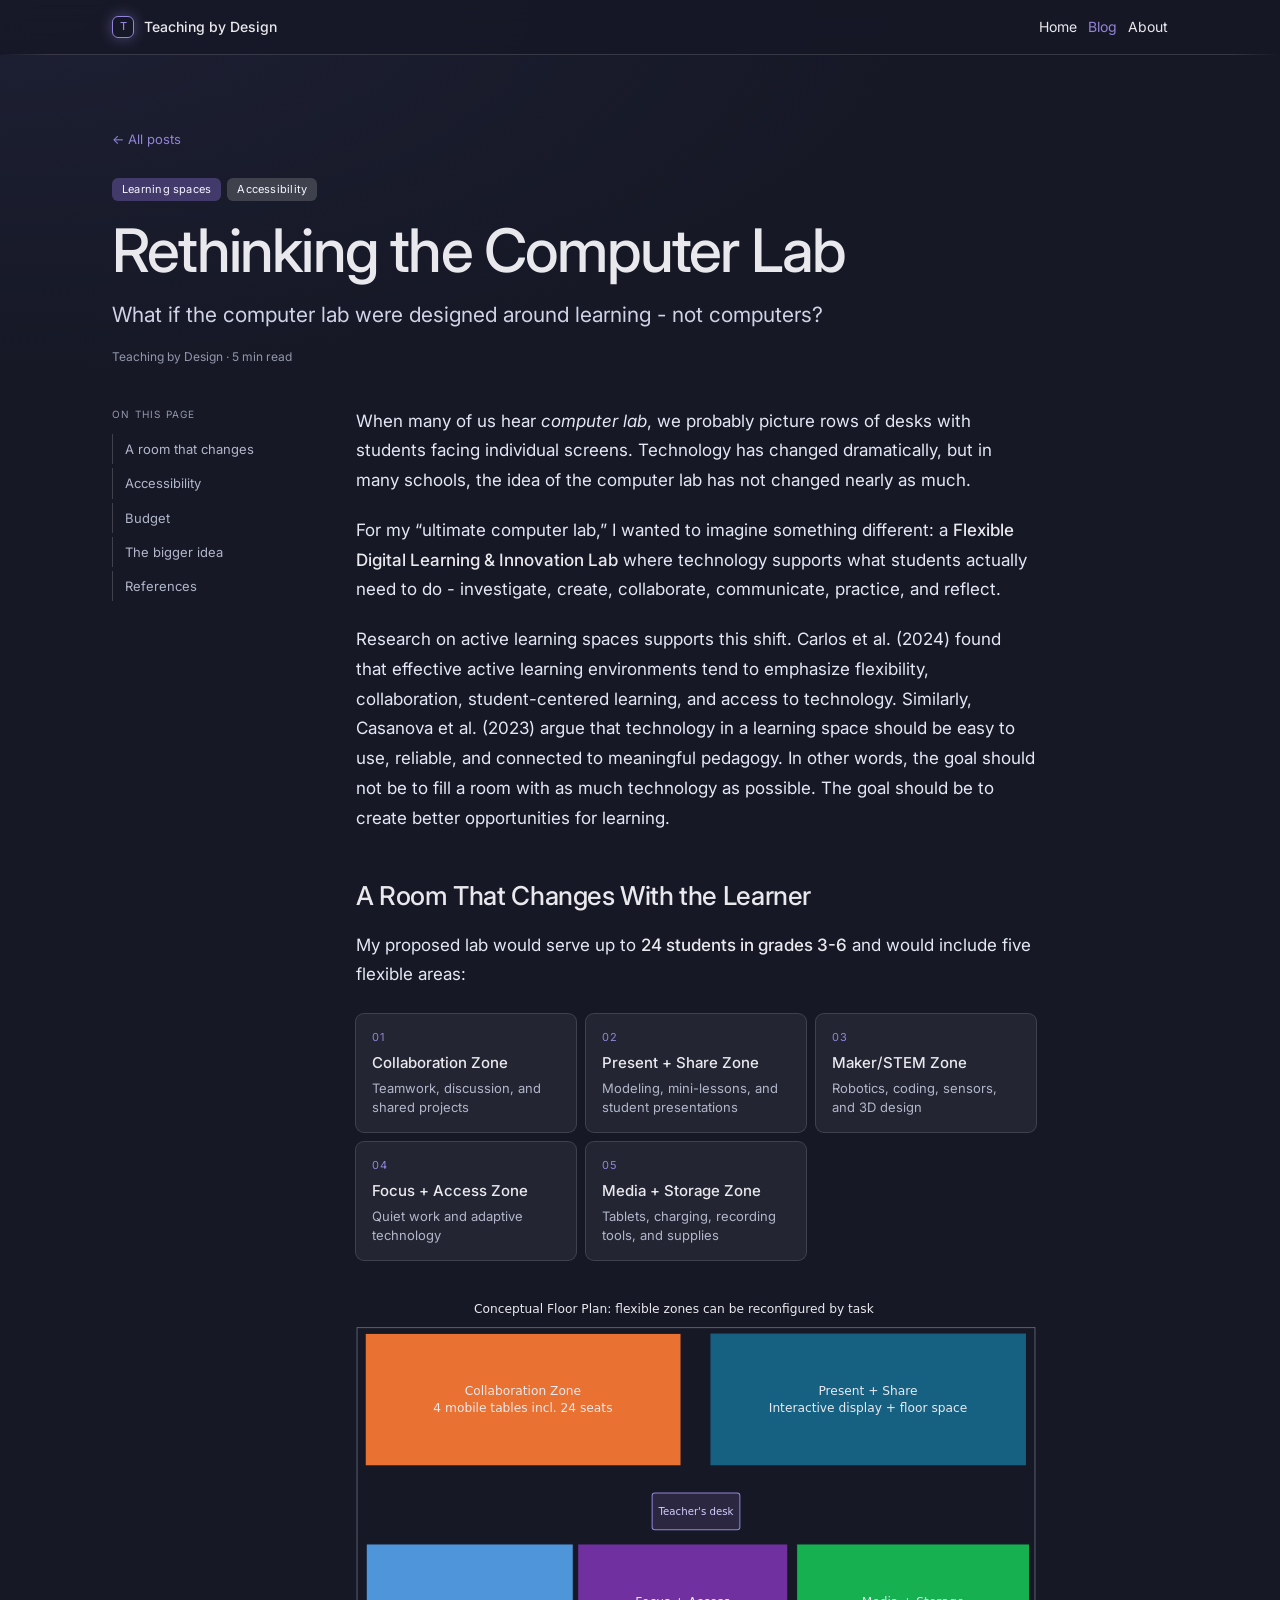
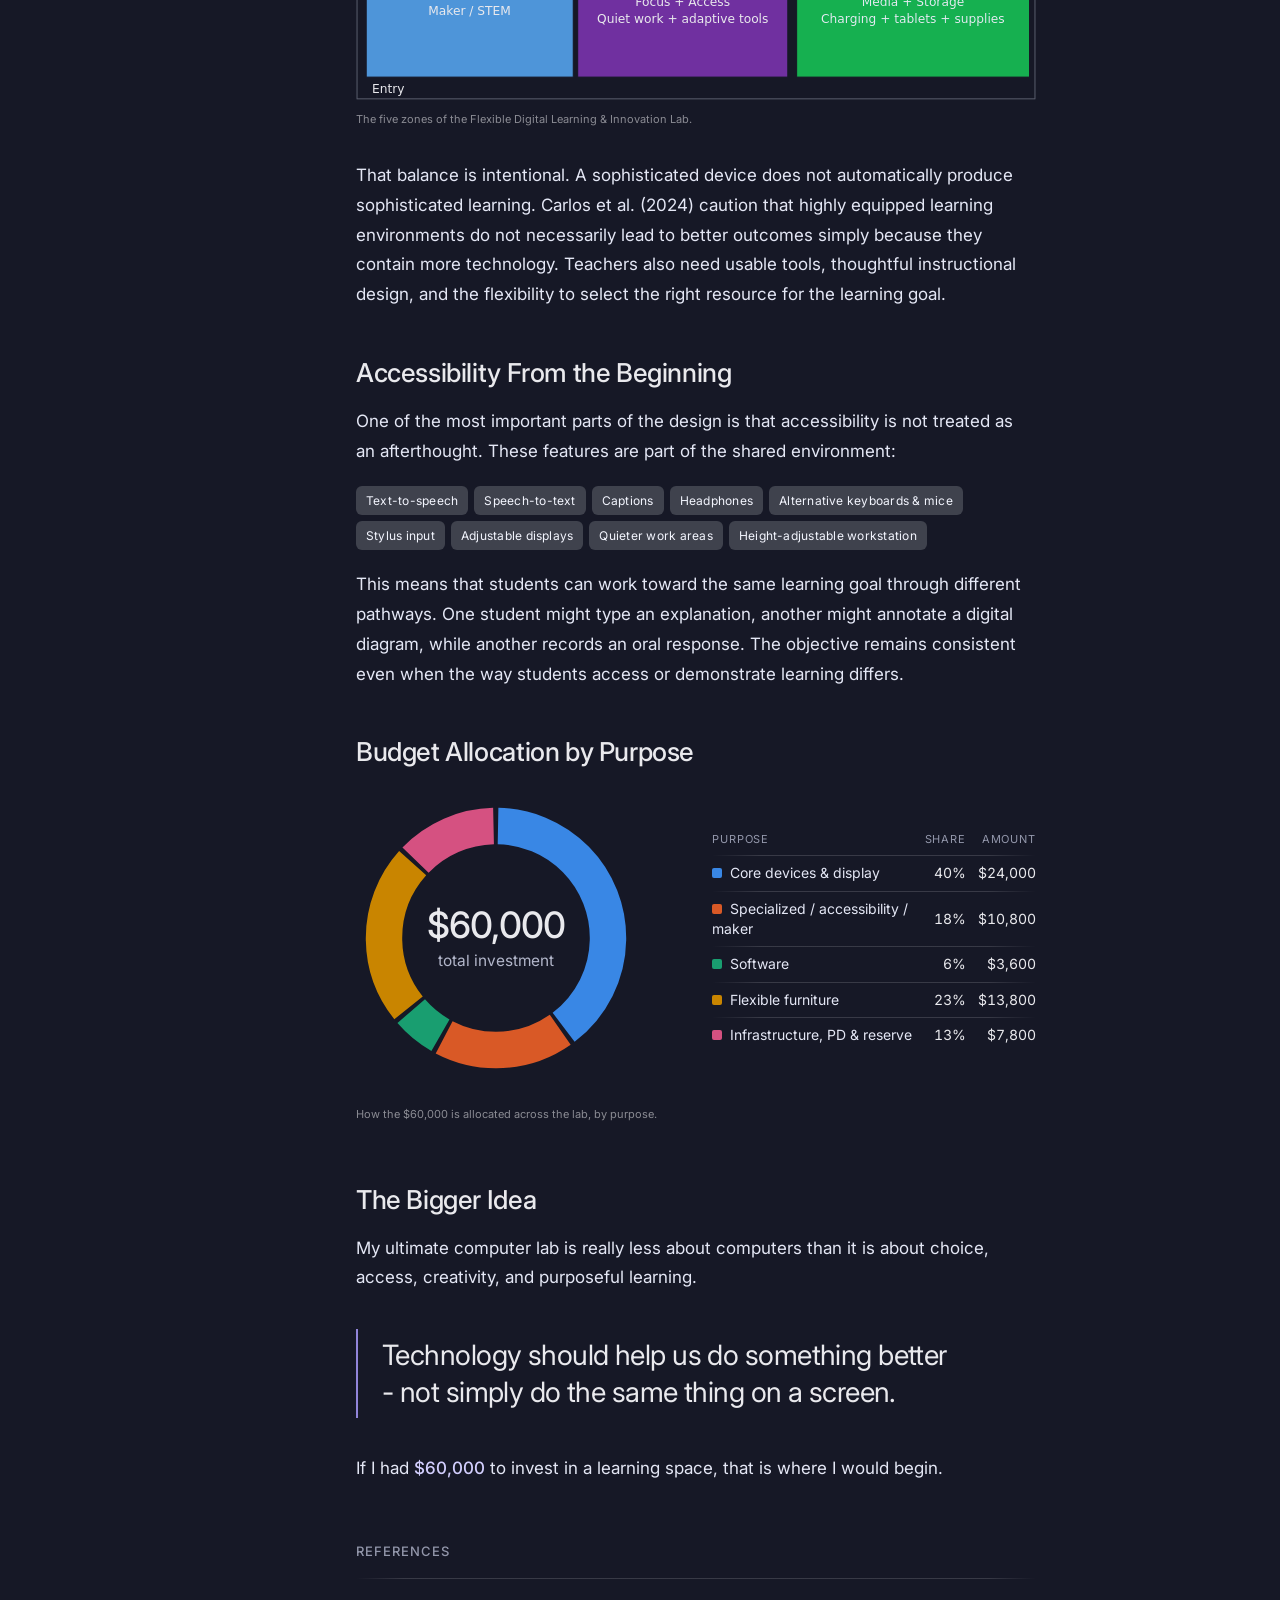
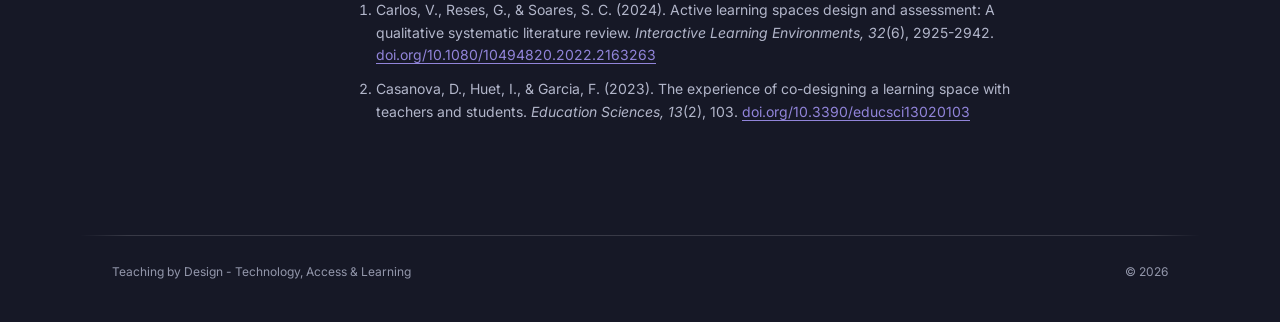
<file: rethinking-the-computer-lab.html>
<!DOCTYPE html>
<html lang="en">
<head>
<meta charset="utf-8">
<meta name="viewport" content="width=device-width, initial-scale=1">
<title>Rethinking the Computer Lab · Teaching by Design</title>
<meta name="description" content="What if the computer lab were designed around learning - not computers?">
<link rel="stylesheet" href="css/nocturne.css">
<link rel="stylesheet" href="css/site.css">
</head>
<body>
<div class="page">
  <header class="site-header">
    <nav class="nav container">
      <a href="index.html" class="nav-brand"><span class="brand-mark">T</span><span>Teaching by Design</span></a>
      <a href="index.html">Home</a>
      <a href="blog.html" aria-current="page">Blog</a>
      <a href="#">About</a>
    </nav>
    <div class="rule"></div>
  </header>

  <main>
    <article class="post container">
      <a href="blog.html" class="back-link">← All posts</a>
      <header class="post-header">
        <div class="tags"><span class="tag tag-accent">Learning spaces</span><span class="tag tag-neutral">Accessibility</span></div>
        <h1>Rethinking the Computer Lab</h1>
        <p class="lede">What if the computer lab were designed around learning - not computers?</p>
        <div class="post-byline">Teaching by Design · 5 min read</div>
      </header>

      <div class="post-layout">
        <aside class="toc">
          <div class="toc-label">On this page</div>
          <a href="#room">A room that changes</a>
          <a href="#access">Accessibility</a>
          <a href="#budget">Budget</a>
          <a href="#bigger">The bigger idea</a>
          <a href="#refs">References</a>
        </aside>

        <div class="prose">
          <p>When many of us hear <em>computer lab</em>, we probably picture rows of desks with students facing individual screens. Technology has changed dramatically, but in many schools, the idea of the computer lab has not changed nearly as much.</p>
          <p>For my “ultimate computer lab,” I wanted to imagine something different: a <strong>Flexible Digital Learning &amp; Innovation Lab</strong> where technology supports what students actually need to do - investigate, create, collaborate, communicate, practice, and reflect.</p>
          <p>Research on active learning spaces supports this shift. Carlos et al. (2024) found that effective active learning environments tend to emphasize flexibility, collaboration, student-centered learning, and access to technology. Similarly, Casanova et al. (2023) argue that technology in a learning space should be easy to use, reliable, and connected to meaningful pedagogy. In other words, the goal should not be to fill a room with as much technology as possible. The goal should be to create better opportunities for learning.</p>

          <h3 id="room">A Room That Changes With the Learner</h3>
          <p>My proposed lab would serve up to <strong>24 students in grades 3-6</strong> and would include five flexible areas:</p>
          <div class="zones">
            <div class="card elev-sm zone">
              <div class="zone-number">01</div>
              <div class="zone-name">Collaboration Zone</div>
              <div class="zone-desc">Teamwork, discussion, and shared projects</div>
            </div>
            <div class="card elev-sm zone">
              <div class="zone-number">02</div>
              <div class="zone-name">Present + Share Zone</div>
              <div class="zone-desc">Modeling, mini-lessons, and student presentations</div>
            </div>
            <div class="card elev-sm zone">
              <div class="zone-number">03</div>
              <div class="zone-name">Maker/STEM Zone</div>
              <div class="zone-desc">Robotics, coding, sensors, and 3D design</div>
            </div>
            <div class="card elev-sm zone">
              <div class="zone-number">04</div>
              <div class="zone-name">Focus + Access Zone</div>
              <div class="zone-desc">Quiet work and adaptive technology</div>
            </div>
            <div class="card elev-sm zone">
              <div class="zone-number">05</div>
              <div class="zone-name">Media + Storage Zone</div>
              <div class="zone-desc">Tablets, charging, recording tools, and supplies</div>
            </div>
          </div>
          <figure>
            <div class="lighten fit">
              <img src="images/floor-plan.svg" alt="Conceptual floor plan of the lab: Collaboration Zone and Present + Share zone along the back wall, Maker/STEM, Focus + Access and Media + Storage zones along the front, the teacher's desk in the middle, entry at the front left">
            </div>
            <figcaption>The five zones of the Flexible Digital Learning &amp; Innovation Lab.</figcaption>
          </figure>
          <p>That balance is intentional. A sophisticated device does not automatically produce sophisticated learning. Carlos et al. (2024) caution that highly equipped learning environments do not necessarily lead to better outcomes simply because they contain more technology. Teachers also need usable tools, thoughtful instructional design, and the flexibility to select the right resource for the learning goal.</p>

          <h3 id="access">Accessibility From the Beginning</h3>
          <p>One of the most important parts of the design is that accessibility is not treated as an afterthought. These features are part of the shared environment:</p>
          <div class="tags features">
            <span class="tag tag-neutral">Text-to-speech</span>
            <span class="tag tag-neutral">Speech-to-text</span>
            <span class="tag tag-neutral">Captions</span>
            <span class="tag tag-neutral">Headphones</span>
            <span class="tag tag-neutral">Alternative keyboards &amp; mice</span>
            <span class="tag tag-neutral">Stylus input</span>
            <span class="tag tag-neutral">Adjustable displays</span>
            <span class="tag tag-neutral">Quieter work areas</span>
            <span class="tag tag-neutral">Height-adjustable workstation</span>
          </div>
          <p>This means that students can work toward the same learning goal through different pathways. One student might type an explanation, another might annotate a digital diagram, while another records an oral response. The objective remains consistent even when the way students access or demonstrate learning differs.</p>

          <h3 id="budget">Budget Allocation by Purpose</h3>
          <figure class="budget">
            <svg class="budget-donut" viewBox="0 0 200 200" role="img" aria-labelledby="budget-title">
              <title id="budget-title">Donut chart of the $60,000 budget: core devices and display 40%, specialized, accessibility and maker tools 18%, software 6%, flexible furniture 23%, infrastructure, PD and reserve 13%</title>
              <g transform="rotate(-90 100 100)" fill="none" stroke-width="26">
                <circle cx="100" cy="100" r="80" pathLength="100" stroke="var(--series-1)" stroke-dasharray="39.4 60.6" stroke-dashoffset="-0.3"/>
                <circle cx="100" cy="100" r="80" pathLength="100" stroke="var(--series-2)" stroke-dasharray="17.4 82.6" stroke-dashoffset="-40.3"/>
                <circle cx="100" cy="100" r="80" pathLength="100" stroke="var(--series-3)" stroke-dasharray="5.4 94.6" stroke-dashoffset="-58.3"/>
                <circle cx="100" cy="100" r="80" pathLength="100" stroke="var(--series-4)" stroke-dasharray="22.4 77.6" stroke-dashoffset="-64.3"/>
                <circle cx="100" cy="100" r="80" pathLength="100" stroke="var(--series-5)" stroke-dasharray="12.4 87.6" stroke-dashoffset="-87.3"/>
              </g>
              <text x="100" y="100" class="budget-total">$60,000</text>
              <text x="100" y="120" class="budget-total-label">total investment</text>
            </svg>
            <table class="budget-table">
              <thead>
                <tr><th scope="col">Purpose</th><th scope="col">Share</th><th scope="col">Amount</th></tr>
              </thead>
              <tbody>
                <tr><th scope="row"><span class="swatch" style="--swatch: var(--series-1)"></span>Core devices &amp; display</th><td>40%</td><td>$24,000</td></tr>
                <tr><th scope="row"><span class="swatch" style="--swatch: var(--series-2)"></span>Specialized / accessibility / maker</th><td>18%</td><td>$10,800</td></tr>
                <tr><th scope="row"><span class="swatch" style="--swatch: var(--series-3)"></span>Software</th><td>6%</td><td>$3,600</td></tr>
                <tr><th scope="row"><span class="swatch" style="--swatch: var(--series-4)"></span>Flexible furniture</th><td>23%</td><td>$13,800</td></tr>
                <tr><th scope="row"><span class="swatch" style="--swatch: var(--series-5)"></span>Infrastructure, PD &amp; reserve</th><td>13%</td><td>$7,800</td></tr>
              </tbody>
            </table>
            <figcaption>How the $60,000 is allocated across the lab, by purpose.</figcaption>
          </figure>

          <h3 id="bigger">The Bigger Idea</h3>
          <p>My ultimate computer lab is really less about computers than it is about choice, access, creativity, and purposeful learning.</p>
          <blockquote>Technology should help us do something better - not simply do the same thing on a screen.</blockquote>
          <p>If I had <strong class="highlight">$60,000</strong> to invest in a learning space, that is where I would begin.</p>

          <h6 id="refs">References</h6>
          <div class="rule"></div>
          <ol class="references">
            <li>Carlos, V., Reses, G., &amp; Soares, S. C. (2024). Active learning spaces design and assessment: A qualitative systematic literature review. <em>Interactive Learning Environments, 32</em>(6), 2925-2942. <a href="https://doi.org/10.1080/10494820.2022.2163263">doi.org/10.1080/10494820.2022.2163263</a></li>
            <li>Casanova, D., Huet, I., &amp; Garcia, F. (2023). The experience of co-designing a learning space with teachers and students. <em>Education Sciences, 13</em>(2), 103. <a href="https://doi.org/10.3390/educsci13020103">doi.org/10.3390/educsci13020103</a></li>
          </ol>
        </div>
      </div>
    </article>
  </main>

  <footer class="site-footer container">
    <span>Teaching by Design - Technology, Access &amp; Learning</span>
    <span>© 2026</span>
  </footer>
</div>
</body>
</html>
</file>
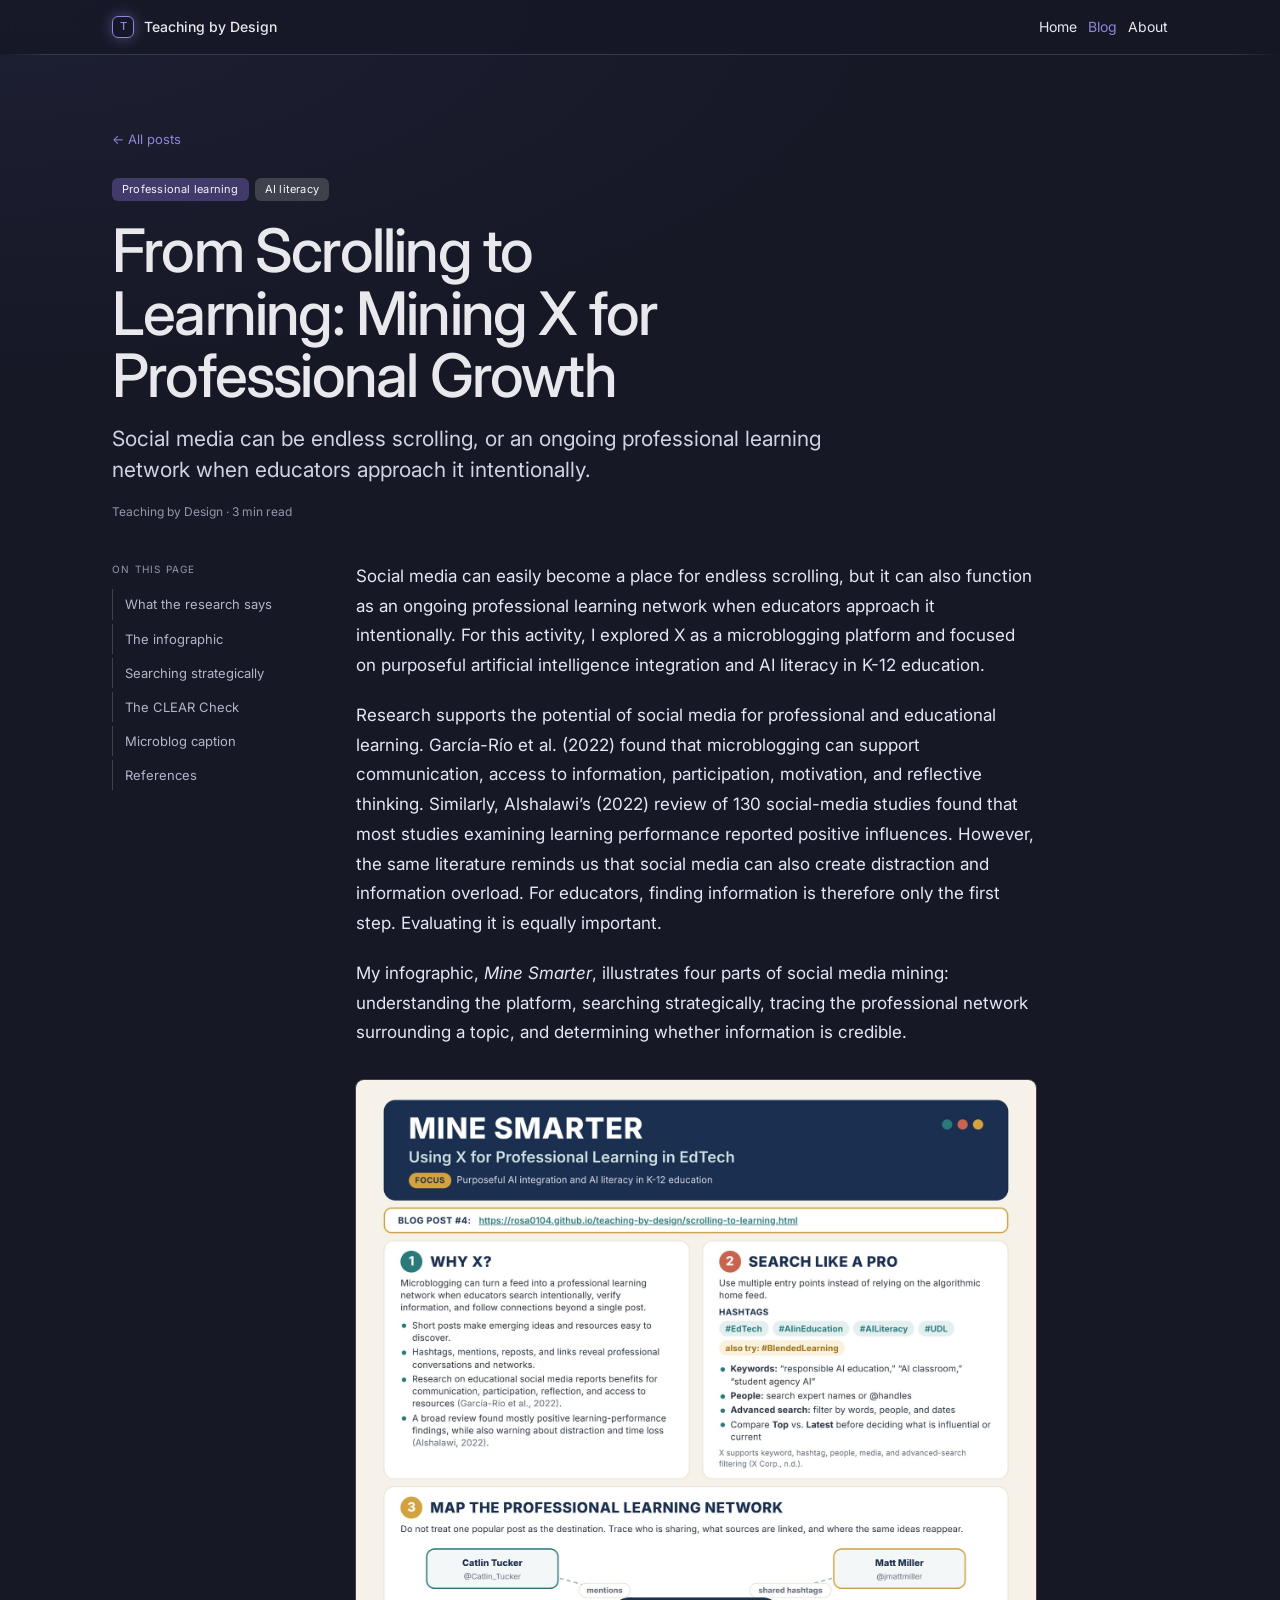
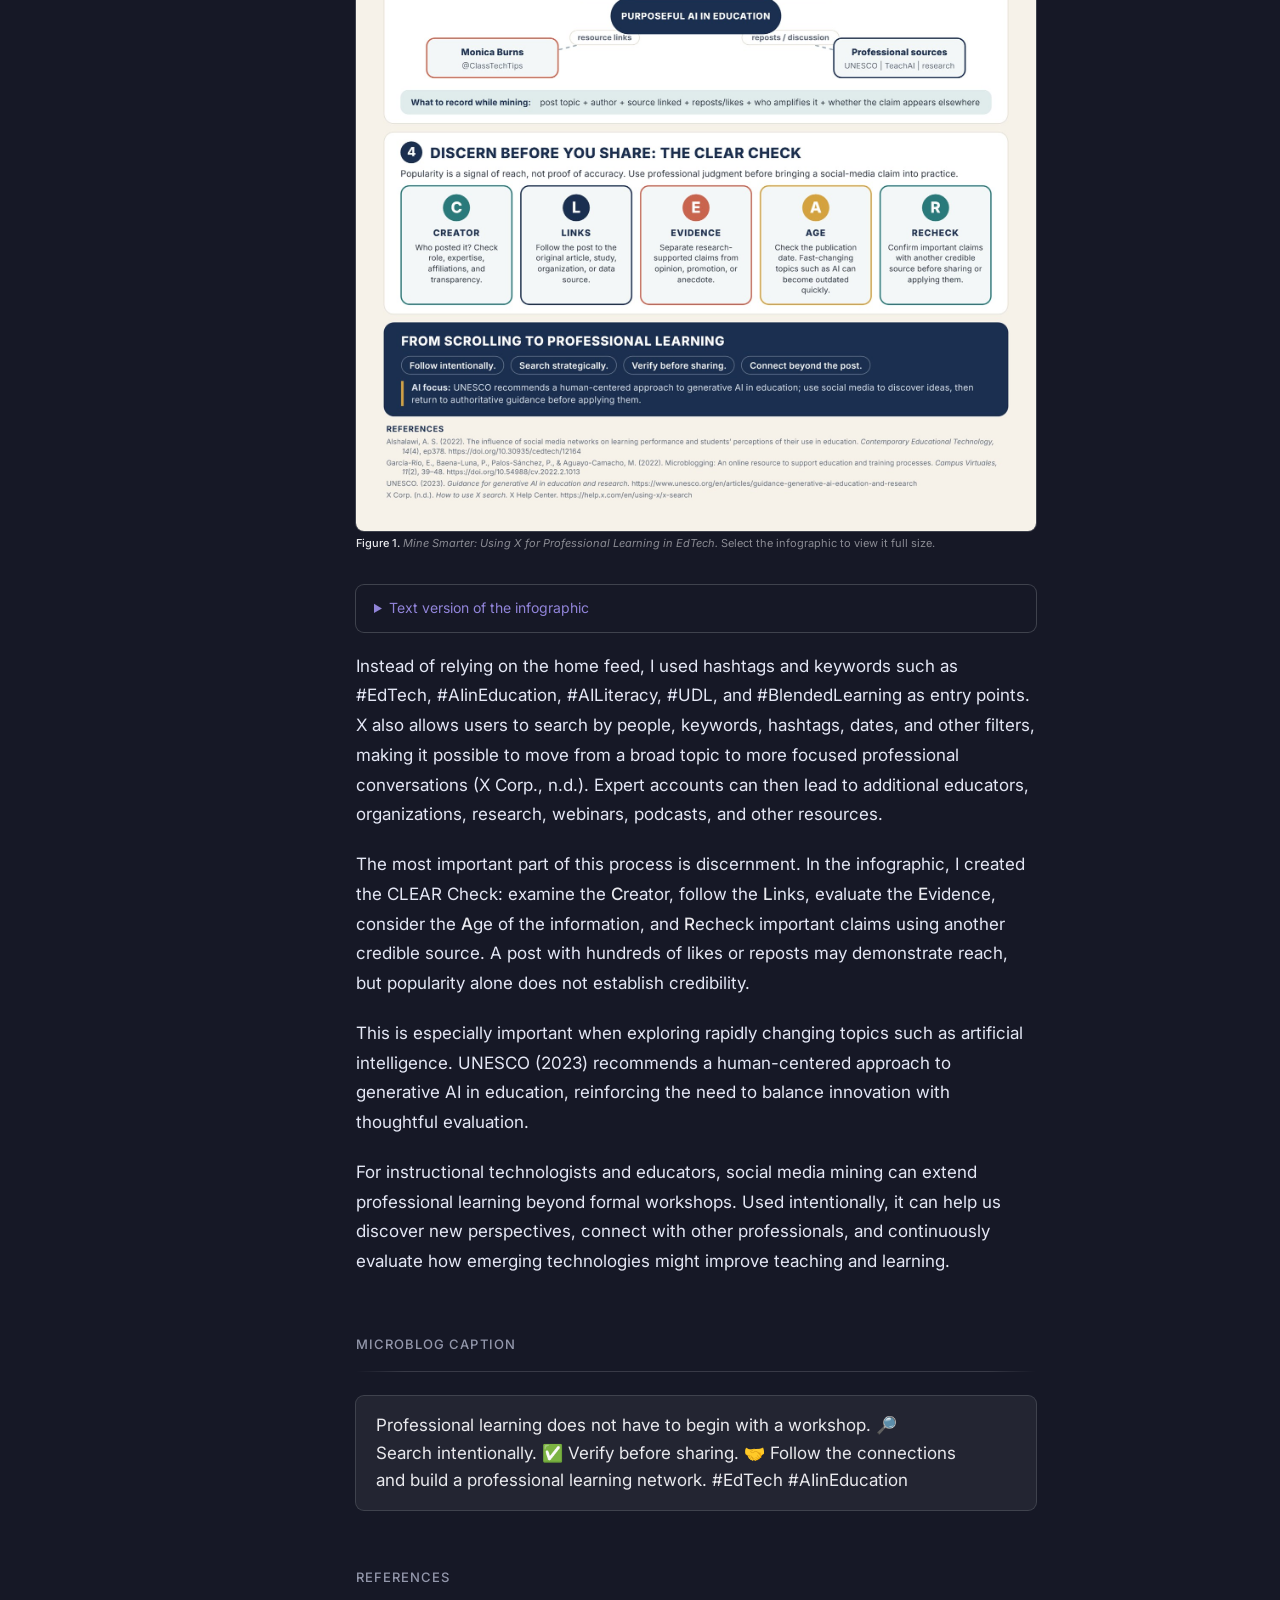
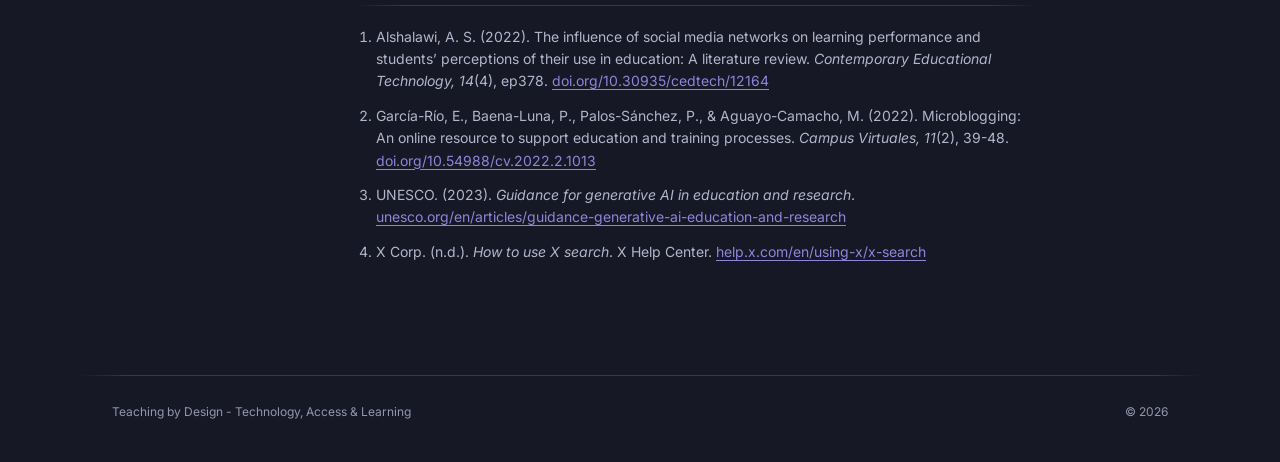
<file: scrolling-to-learning.html>
<!DOCTYPE html>
<html lang="en">
<head>
<meta charset="utf-8">
<meta name="viewport" content="width=device-width, initial-scale=1">
<title>From Scrolling to Learning: Mining X for Professional Growth · Teaching by Design</title>
<meta name="description" content="Using X intentionally as a professional learning network: search strategically, follow the connections, and verify before sharing.">
<link rel="stylesheet" href="css/nocturne.css">
<link rel="stylesheet" href="css/site.css">
</head>
<body>
<div class="page">
  <header class="site-header">
    <nav class="nav container">
      <a href="index.html" class="nav-brand"><span class="brand-mark">T</span><span>Teaching by Design</span></a>
      <a href="index.html">Home</a>
      <a href="blog.html" aria-current="page">Blog</a>
      <a href="#">About</a>
    </nav>
    <div class="rule"></div>
  </header>

  <main>
    <article class="post container">
      <a href="blog.html" class="back-link">← All posts</a>
      <header class="post-header">
        <div class="tags"><span class="tag tag-accent">Professional learning</span><span class="tag tag-neutral">AI literacy</span></div>
        <h1>From Scrolling to Learning: Mining X for Professional Growth</h1>
        <p class="lede">Social media can be endless scrolling, or an ongoing professional learning network when educators approach it intentionally.</p>
        <div class="post-byline">Teaching by Design · 3 min read</div>
      </header>

      <div class="post-layout">
        <aside class="toc">
          <div class="toc-label">On this page</div>
          <a href="#research">What the research says</a>
          <a href="#infographic">The infographic</a>
          <a href="#search">Searching strategically</a>
          <a href="#clear">The CLEAR Check</a>
          <a href="#caption">Microblog caption</a>
          <a href="#refs">References</a>
        </aside>

        <div class="prose">
          <p>Social media can easily become a place for endless scrolling, but it can also function as an ongoing professional learning network when educators approach it intentionally. For this activity, I explored X as a microblogging platform and focused on purposeful artificial intelligence integration and AI literacy in K-12 education.</p>
          <p id="research">Research supports the potential of social media for professional and educational learning. García-Río et al. (2022) found that microblogging can support communication, access to information, participation, motivation, and reflective thinking. Similarly, Alshalawi’s (2022) review of 130 social-media studies found that most studies examining learning performance reported positive influences. However, the same literature reminds us that social media can also create distraction and information overload. For educators, finding information is therefore only the first step. Evaluating it is equally important.</p>
          <p>My infographic, <em>Mine Smarter</em>, illustrates four parts of social media mining: understanding the platform, searching strategically, tracing the professional network surrounding a topic, and determining whether information is credible.</p>

          <figure id="infographic">
            <a href="images/social-media/mine-smarter-infographic.jpg" class="infographic"><img class="screenshot" src="images/social-media/mine-smarter-infographic.jpg" alt="Infographic: Mine Smarter, using X for professional learning in EdTech. A text version follows below." width="1600" height="2473" loading="lazy"></a>
            <figcaption><strong>Figure 1.</strong> <em>Mine Smarter: Using X for Professional Learning in EdTech.</em> Select the infographic to view it full size.</figcaption>
          </figure>

          <details class="text-version">
            <summary>Text version of the infographic</summary>
            <h4>Mine Smarter: Using X for Professional Learning in EdTech</h4>
            <p>Focus: purposeful AI integration and AI literacy in K-12 education.</p>
            <h4>1. Why X?</h4>
            <p>Microblogging can turn a feed into a professional learning network when educators search intentionally, verify information, and follow connections beyond a single post.</p>
            <ul>
              <li>Short posts make emerging ideas and resources easy to discover.</li>
              <li>Hashtags, mentions, reposts, and links reveal professional conversations and networks.</li>
              <li>Research on educational social media reports benefits for communication, participation, reflection, and access to resources (García-Río et al., 2022).</li>
              <li>A broad review found mostly positive learning-performance findings, while also warning about distraction and time loss (Alshalawi, 2022).</li>
            </ul>
            <h4>2. Search like a pro</h4>
            <p>Use multiple entry points instead of relying on the algorithmic home feed.</p>
            <ul>
              <li>Hashtags: #EdTech, #AIinEducation, #AILiteracy, #UDL; also try #BlendedLearning.</li>
              <li>Keywords: “responsible AI education,” “AI classroom,” “student agency AI.”</li>
              <li>People: search expert names or @handles.</li>
              <li>Advanced search: filter by words, people, and dates.</li>
              <li>Compare Top vs. Latest before deciding what is influential or current.</li>
            </ul>
            <p>X supports keyword, hashtag, people, media, and advanced-search filtering (X Corp., n.d.).</p>
            <h4>3. Map the professional learning network</h4>
            <p>Do not treat one popular post as the destination. Trace who is sharing, what sources are linked, and where the same ideas reappear. The map connects the topic “Purposeful AI in education” to Catlin Tucker (@Catlin_Tucker) through mentions, Matt Miller (@jmattmiller) through shared hashtags, Monica Burns (@ClassTechTips) through resource links, and professional sources (UNESCO, TeachAI, research) through reposts and discussion.</p>
            <p>What to record while mining: post topic, author, source linked, reposts and likes, who amplifies it, and whether the claim appears elsewhere.</p>
            <h4>4. Discern before you share: the CLEAR Check</h4>
            <p>Popularity is a signal of reach, not proof of accuracy. Use professional judgment before bringing a social-media claim into practice.</p>
            <ul>
              <li><strong>Creator:</strong> Who posted it? Check role, expertise, affiliations, and transparency.</li>
              <li><strong>Links:</strong> Follow the post to the original article, study, organization, or data source.</li>
              <li><strong>Evidence:</strong> Separate research-supported claims from opinion, promotion, or anecdote.</li>
              <li><strong>Age:</strong> Check the publication date. Fast-changing topics such as AI can become outdated quickly.</li>
              <li><strong>Recheck:</strong> Confirm important claims with another credible source before sharing or applying them.</li>
            </ul>
            <h4>From scrolling to professional learning</h4>
            <p>Follow intentionally. Search strategically. Verify before sharing. Connect beyond the post.</p>
            <p>AI focus: UNESCO recommends a human-centered approach to generative AI in education; use social media to discover ideas, then return to authoritative guidance before applying them.</p>
          </details>

          <p id="search">Instead of relying on the home feed, I used hashtags and keywords such as #EdTech, #AIinEducation, #AILiteracy, #UDL, and #BlendedLearning as entry points. X also allows users to search by people, keywords, hashtags, dates, and other filters, making it possible to move from a broad topic to more focused professional conversations (X Corp., n.d.). Expert accounts can then lead to additional educators, organizations, research, webinars, podcasts, and other resources.</p>
          <p id="clear">The most important part of this process is discernment. In the infographic, I created the CLEAR Check: examine the <strong>C</strong>reator, follow the <strong>L</strong>inks, evaluate the <strong>E</strong>vidence, consider the <strong>A</strong>ge of the information, and <strong>R</strong>echeck important claims using another credible source. A post with hundreds of likes or reposts may demonstrate reach, but popularity alone does not establish credibility.</p>
          <p>This is especially important when exploring rapidly changing topics such as artificial intelligence. UNESCO (2023) recommends a human-centered approach to generative AI in education, reinforcing the need to balance innovation with thoughtful evaluation.</p>
          <p>For instructional technologists and educators, social media mining can extend professional learning beyond formal workshops. Used intentionally, it can help us discover new perspectives, connect with other professionals, and continuously evaluate how emerging technologies might improve teaching and learning.</p>

          <h6 id="caption">Microblog caption</h6>
          <div class="rule"></div>
          <blockquote class="microblog">Professional learning does not have to begin with a workshop. 🔎 Search intentionally. ✅ Verify before sharing. 🤝 Follow the connections and build a professional learning network. #EdTech #AIinEducation</blockquote>

          <h6 id="refs">References</h6>
          <div class="rule"></div>
          <ol class="references">
            <li>Alshalawi, A. S. (2022). The influence of social media networks on learning performance and students’ perceptions of their use in education: A literature review. <em>Contemporary Educational Technology, 14</em>(4), ep378. <a href="https://doi.org/10.30935/cedtech/12164">doi.org/10.30935/cedtech/12164</a></li>
            <li>García-Río, E., Baena-Luna, P., Palos-Sánchez, P., &amp; Aguayo-Camacho, M. (2022). Microblogging: An online resource to support education and training processes. <em>Campus Virtuales, 11</em>(2), 39-48. <a href="https://doi.org/10.54988/cv.2022.2.1013">doi.org/10.54988/cv.2022.2.1013</a></li>
            <li>UNESCO. (2023). <em>Guidance for generative AI in education and research</em>. <a href="https://www.unesco.org/en/articles/guidance-generative-ai-education-and-research">unesco.org/en/articles/guidance-generative-ai-education-and-research</a></li>
            <li>X Corp. (n.d.). <em>How to use X search</em>. X Help Center. <a href="https://help.x.com/en/using-x/x-search">help.x.com/en/using-x/x-search</a></li>
          </ol>
        </div>
      </div>
    </article>
  </main>

  <footer class="site-footer container">
    <span>Teaching by Design - Technology, Access &amp; Learning</span>
    <span>© 2026</span>
  </footer>
</div>
</body>
</html>
</file>
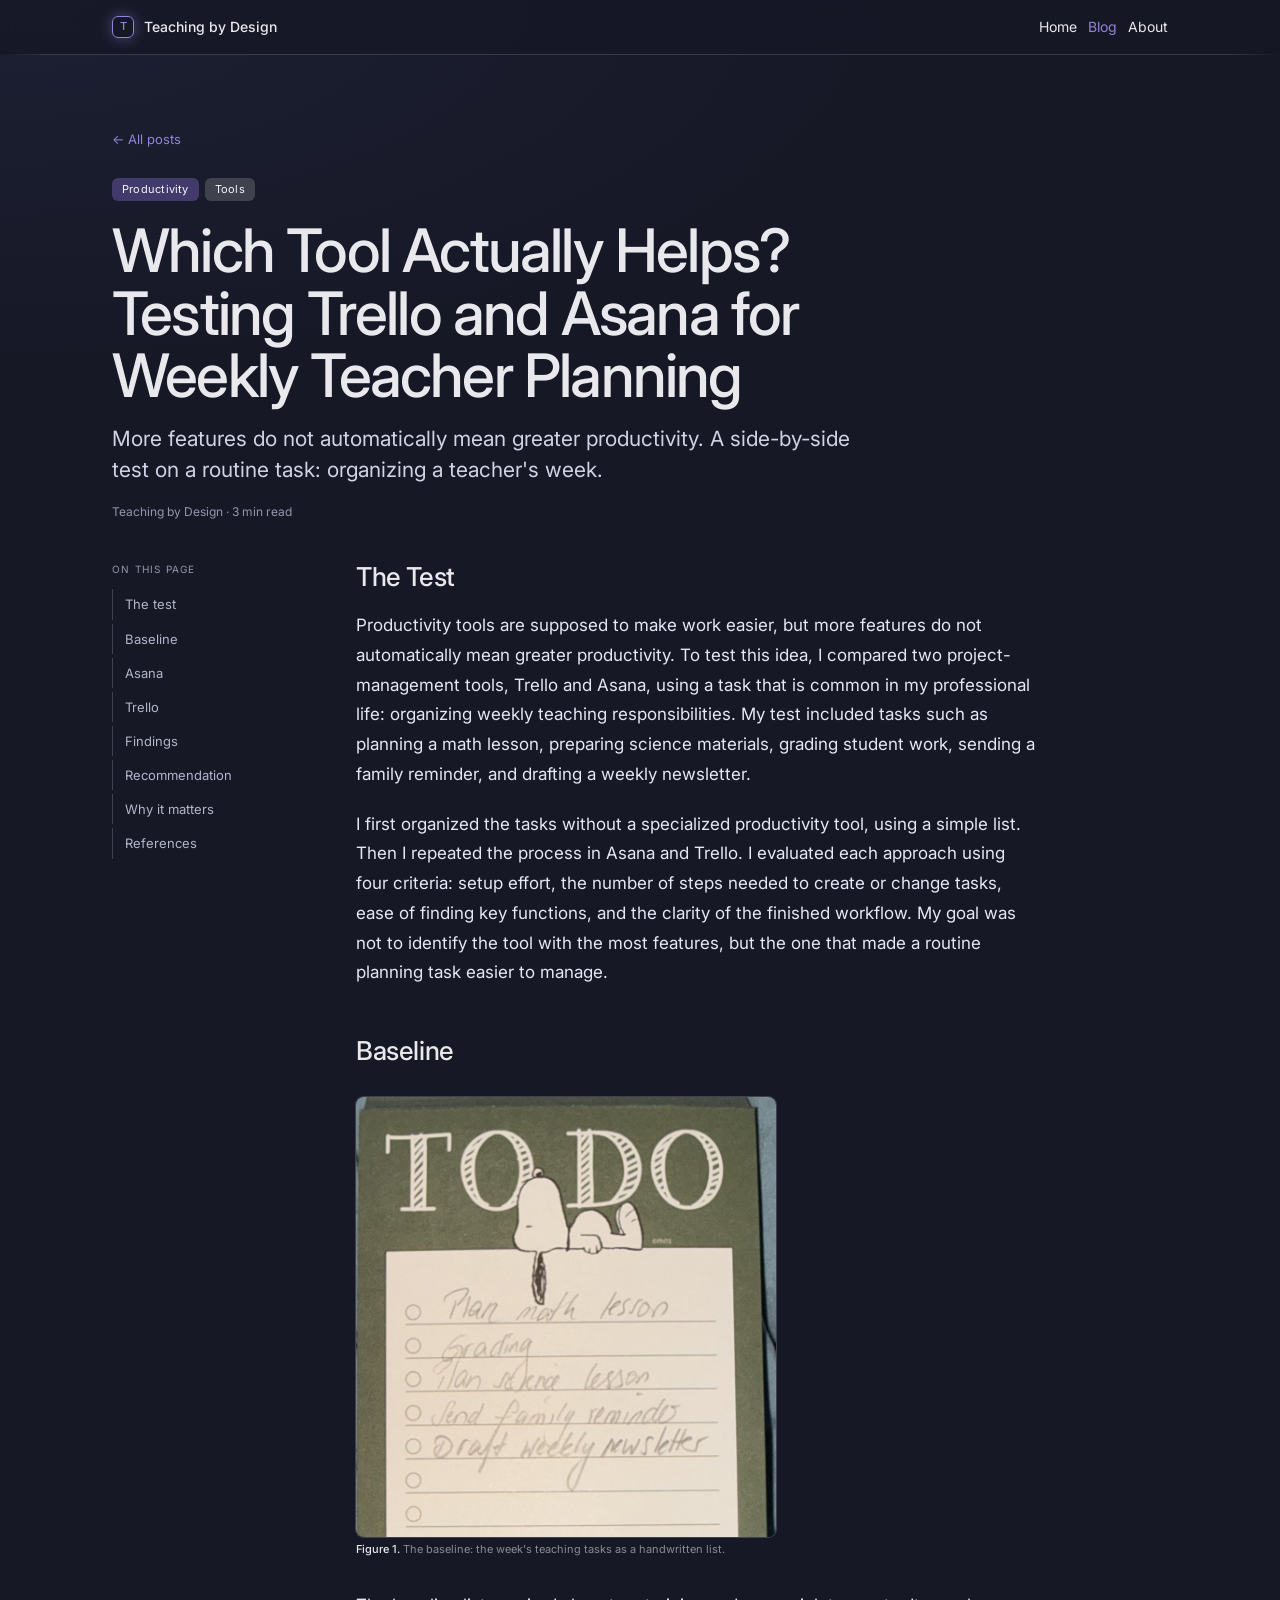
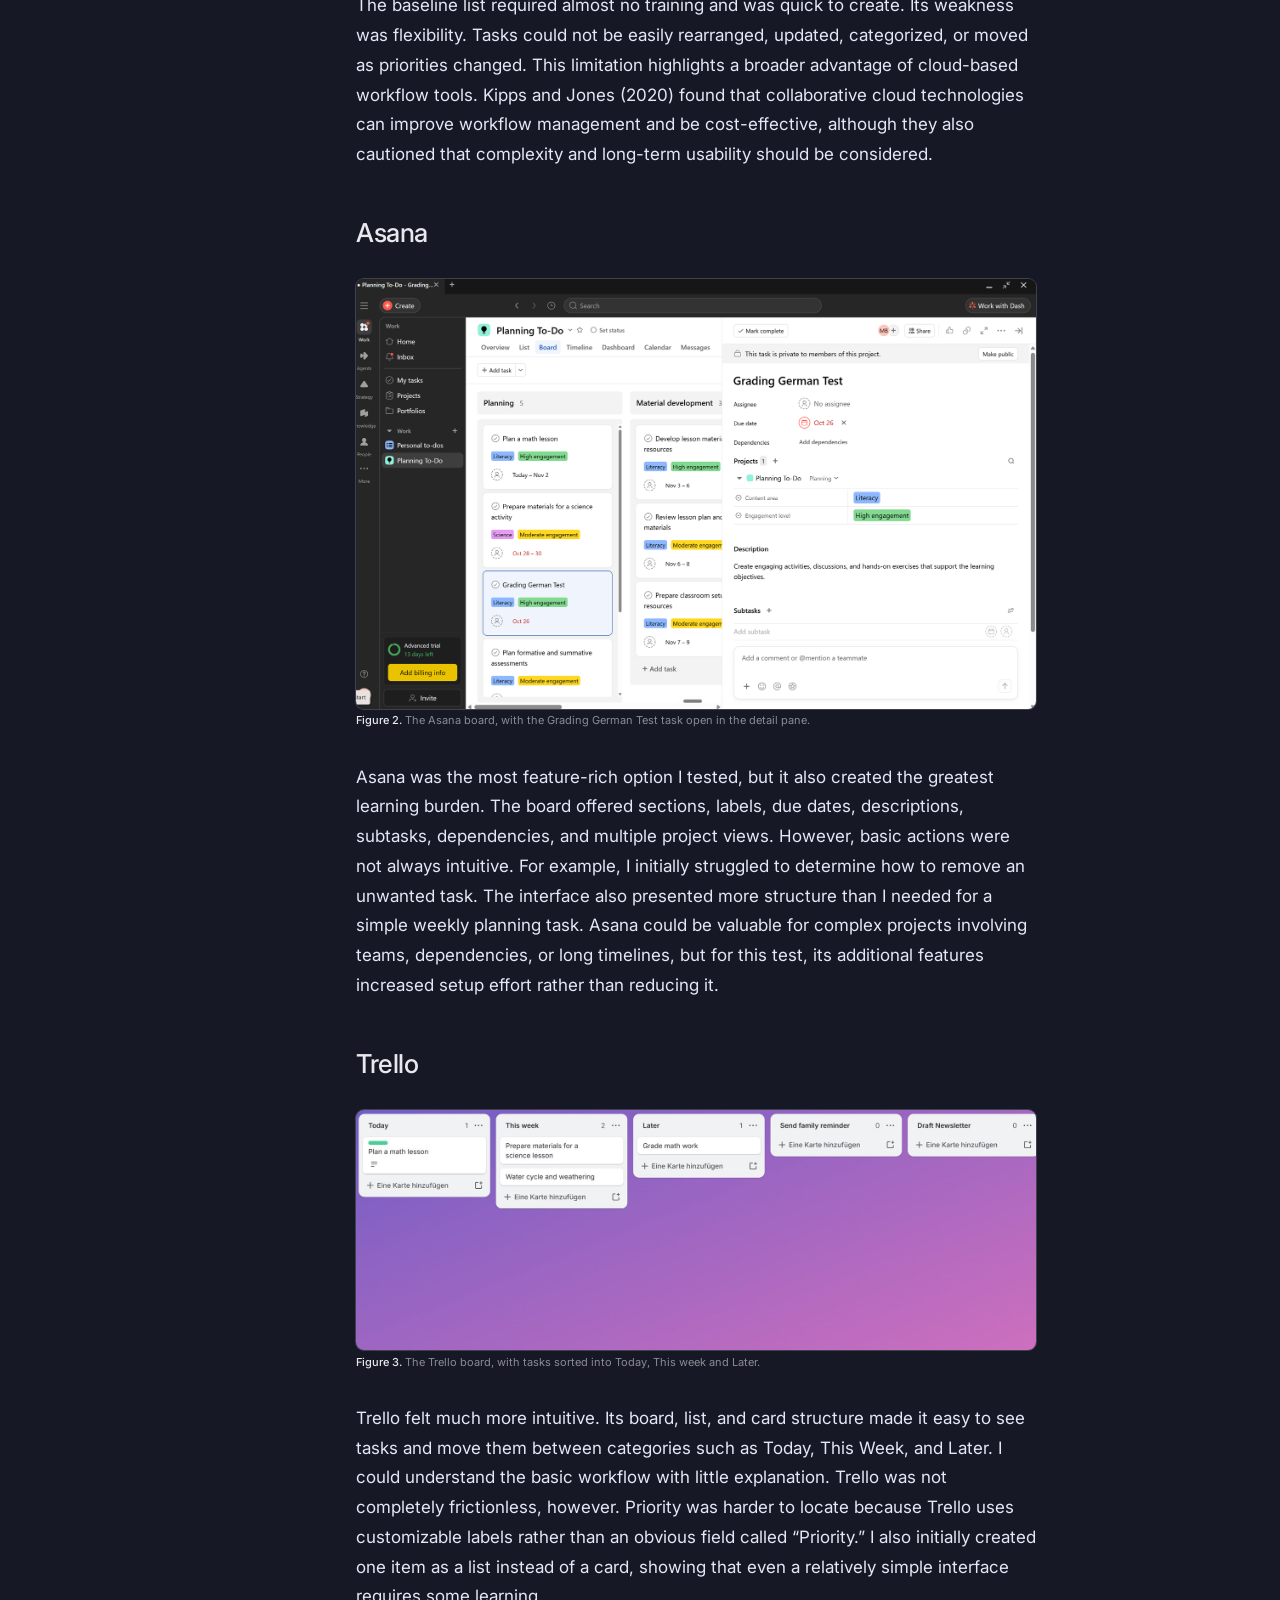
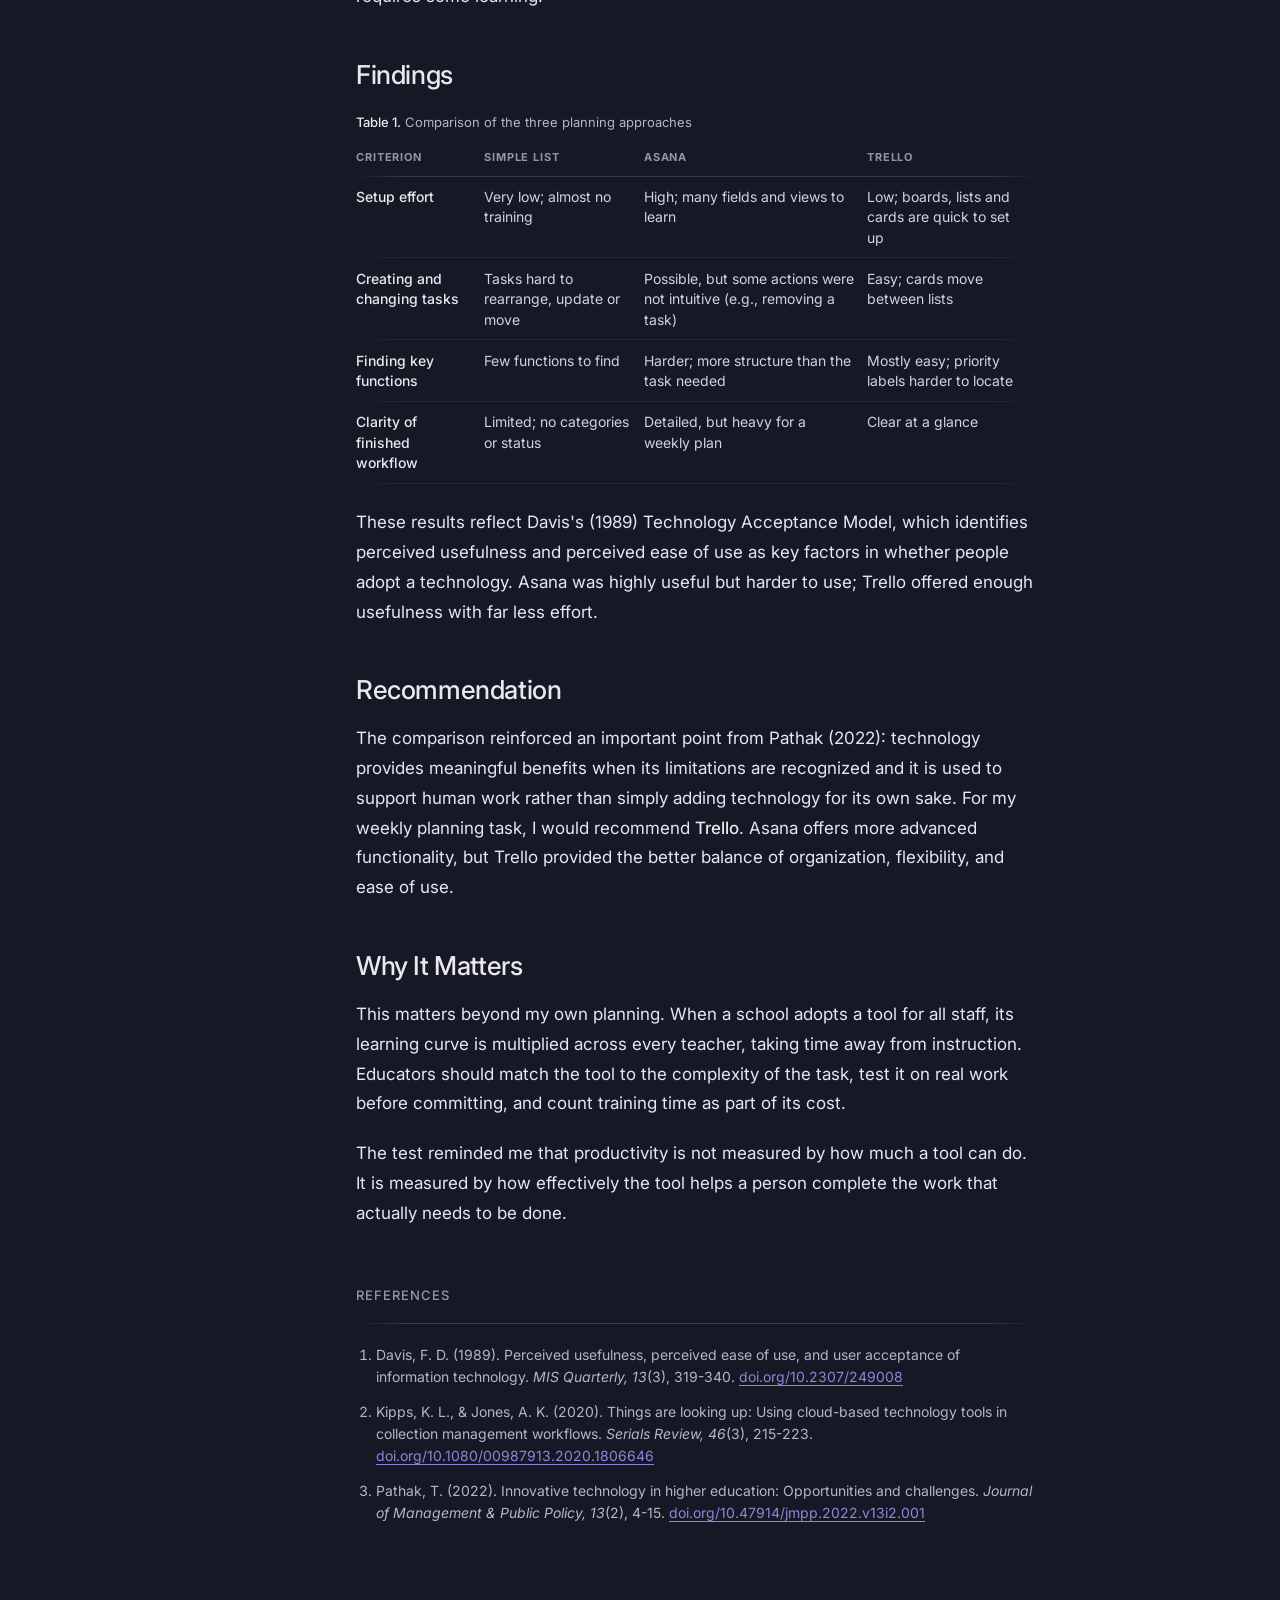
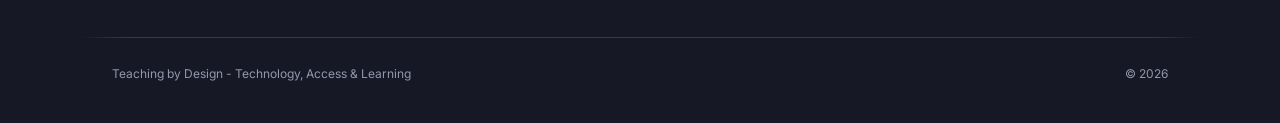
<file: trello-vs-asana.html>
<!DOCTYPE html>
<html lang="en">
<head>
<meta charset="utf-8">
<meta name="viewport" content="width=device-width, initial-scale=1">
<title>Which Tool Actually Helps? Trello and Asana · Teaching by Design</title>
<meta name="description" content="Testing Trello and Asana for weekly teacher planning: which tool makes a routine planning task easier to manage?">
<link rel="stylesheet" href="css/nocturne.css">
<link rel="stylesheet" href="css/site.css">
</head>
<body>
<div class="page">
  <header class="site-header">
    <nav class="nav container">
      <a href="index.html" class="nav-brand"><span class="brand-mark">T</span><span>Teaching by Design</span></a>
      <a href="index.html">Home</a>
      <a href="blog.html" aria-current="page">Blog</a>
      <a href="#">About</a>
    </nav>
    <div class="rule"></div>
  </header>

  <main>
    <article class="post container">
      <a href="blog.html" class="back-link">← All posts</a>
      <header class="post-header">
        <div class="tags"><span class="tag tag-accent">Productivity</span><span class="tag tag-neutral">Tools</span></div>
        <h1>Which Tool Actually Helps? Testing Trello and Asana for Weekly Teacher Planning</h1>
        <p class="lede">More features do not automatically mean greater productivity. A side-by-side test on a routine task: organizing a teacher's week.</p>
        <div class="post-byline">Teaching by Design · 3 min read</div>
      </header>

      <div class="post-layout">
        <aside class="toc">
          <div class="toc-label">On this page</div>
          <a href="#test">The test</a>
          <a href="#baseline">Baseline</a>
          <a href="#asana">Asana</a>
          <a href="#trello">Trello</a>
          <a href="#findings">Findings</a>
          <a href="#verdict">Recommendation</a>
          <a href="#implications">Why it matters</a>
          <a href="#refs">References</a>
        </aside>

        <div class="prose">
          <h3 id="test">The Test</h3>
          <p>Productivity tools are supposed to make work easier, but more features do not automatically mean greater productivity. To test this idea, I compared two project-management tools, Trello and Asana, using a task that is common in my professional life: organizing weekly teaching responsibilities. My test included tasks such as planning a math lesson, preparing science materials, grading student work, sending a family reminder, and drafting a weekly newsletter.</p>
          <p>I first organized the tasks without a specialized productivity tool, using a simple list. Then I repeated the process in Asana and Trello. I evaluated each approach using four criteria: setup effort, the number of steps needed to create or change tasks, ease of finding key functions, and the clarity of the finished workflow. My goal was not to identify the tool with the most features, but the one that made a routine planning task easier to manage.</p>

          <h3 id="baseline">Baseline</h3>
          <figure>
            <a href="images/planning-tools/baseline-list.jpg" class="photo-narrow"><img class="screenshot" src="images/planning-tools/baseline-list.jpg" alt="Handwritten to-do list on a notepad: Plan math lesson, Grading, Plan science lesson, Send family reminder, Draft weekly newsletter" width="900" height="943" loading="lazy"></a>
            <figcaption><strong>Figure 1.</strong> The baseline: the week's teaching tasks as a handwritten list.</figcaption>
          </figure>
          <p>The baseline list required almost no training and was quick to create. Its weakness was flexibility. Tasks could not be easily rearranged, updated, categorized, or moved as priorities changed. This limitation highlights a broader advantage of cloud-based workflow tools. Kipps and Jones (2020) found that collaborative cloud technologies can improve workflow management and be cost-effective, although they also cautioned that complexity and long-term usability should be considered.</p>

          <h3 id="asana">Asana</h3>
          <figure>
            <a href="images/planning-tools/asana-board.png"><img class="screenshot" src="images/planning-tools/asana-board.png" alt="Asana board for the Planning To-Do project with Planning and Material development sections; task cards carry Literacy or Science labels, engagement-level labels and due dates, and the open Grading German Test task shows fields for assignee, due date, dependencies, description and subtasks" width="1600" height="1011" loading="lazy"></a>
            <figcaption><strong>Figure 2.</strong> The Asana board, with the Grading German Test task open in the detail pane.</figcaption>
          </figure>
          <p>Asana was the most feature-rich option I tested, but it also created the greatest learning burden. The board offered sections, labels, due dates, descriptions, subtasks, dependencies, and multiple project views. However, basic actions were not always intuitive. For example, I initially struggled to determine how to remove an unwanted task. The interface also presented more structure than I needed for a simple weekly planning task. Asana could be valuable for complex projects involving teams, dependencies, or long timelines, but for this test, its additional features increased setup effort rather than reducing it.</p>

          <h3 id="trello">Trello</h3>
          <figure>
            <a href="images/planning-tools/trello-board.jpg"><img class="screenshot" src="images/planning-tools/trello-board.jpg" alt="Trello board with lists Today, This week, Later, Send family reminder and Draft Newsletter; cards include Plan a math lesson, Prepare materials for a science lesson, Water cycle and weathering and Grade math work" width="1600" height="565" loading="lazy"></a>
            <figcaption><strong>Figure 3.</strong> The Trello board, with tasks sorted into Today, This week and Later.</figcaption>
          </figure>
          <p>Trello felt much more intuitive. Its board, list, and card structure made it easy to see tasks and move them between categories such as Today, This Week, and Later. I could understand the basic workflow with little explanation. Trello was not completely frictionless, however. Priority was harder to locate because Trello uses customizable labels rather than an obvious field called “Priority.” I also initially created one item as a list instead of a card, showing that even a relatively simple interface requires some learning.</p>

          <h3 id="findings">Findings</h3>
          <div class="table-wrap">
            <table class="table compare-table">
              <caption><strong>Table 1.</strong> Comparison of the three planning approaches</caption>
              <thead>
                <tr><th scope="col">Criterion</th><th scope="col">Simple list</th><th scope="col">Asana</th><th scope="col">Trello</th></tr>
              </thead>
              <tbody>
                <tr><th scope="row">Setup effort</th><td>Very low; almost no training</td><td>High; many fields and views to learn</td><td>Low; boards, lists and cards are quick to set up</td></tr>
                <tr><th scope="row">Creating and changing tasks</th><td>Tasks hard to rearrange, update or move</td><td>Possible, but some actions were not intuitive (e.g., removing a task)</td><td>Easy; cards move between lists</td></tr>
                <tr><th scope="row">Finding key functions</th><td>Few functions to find</td><td>Harder; more structure than the task needed</td><td>Mostly easy; priority labels harder to locate</td></tr>
                <tr><th scope="row">Clarity of finished workflow</th><td>Limited; no categories or status</td><td>Detailed, but heavy for a weekly plan</td><td>Clear at a glance</td></tr>
              </tbody>
            </table>
          </div>
          <p>These results reflect Davis's (1989) Technology Acceptance Model, which identifies perceived usefulness and perceived ease of use as key factors in whether people adopt a technology. Asana was highly useful but harder to use; Trello offered enough usefulness with far less effort.</p>

          <h3 id="verdict">Recommendation</h3>
          <p>The comparison reinforced an important point from Pathak (2022): technology provides meaningful benefits when its limitations are recognized and it is used to support human work rather than simply adding technology for its own sake. For my weekly planning task, I would recommend <strong>Trello</strong>. Asana offers more advanced functionality, but Trello provided the better balance of organization, flexibility, and ease of use.</p>

          <h3 id="implications">Why It Matters</h3>
          <p>This matters beyond my own planning. When a school adopts a tool for all staff, its learning curve is multiplied across every teacher, taking time away from instruction. Educators should match the tool to the complexity of the task, test it on real work before committing, and count training time as part of its cost.</p>
          <p>The test reminded me that productivity is not measured by how much a tool can do. It is measured by how effectively the tool helps a person complete the work that actually needs to be done.</p>

          <h6 id="refs">References</h6>
          <div class="rule"></div>
          <ol class="references">
            <li>Davis, F. D. (1989). Perceived usefulness, perceived ease of use, and user acceptance of information technology. <em>MIS Quarterly, 13</em>(3), 319-340. <a href="https://doi.org/10.2307/249008">doi.org/10.2307/249008</a></li>
            <li>Kipps, K. L., &amp; Jones, A. K. (2020). Things are looking up: Using cloud-based technology tools in collection management workflows. <em>Serials Review, 46</em>(3), 215-223. <a href="https://doi.org/10.1080/00987913.2020.1806646">doi.org/10.1080/00987913.2020.1806646</a></li>
            <li>Pathak, T. (2022). Innovative technology in higher education: Opportunities and challenges. <em>Journal of Management &amp; Public Policy, 13</em>(2), 4-15. <a href="https://doi.org/10.47914/jmpp.2022.v13i2.001">doi.org/10.47914/jmpp.2022.v13i2.001</a></li>
          </ol>
        </div>
      </div>
    </article>
  </main>

  <footer class="site-footer container">
    <span>Teaching by Design - Technology, Access &amp; Learning</span>
    <span>© 2026</span>
  </footer>
</div>
</body>
</html>
</file>
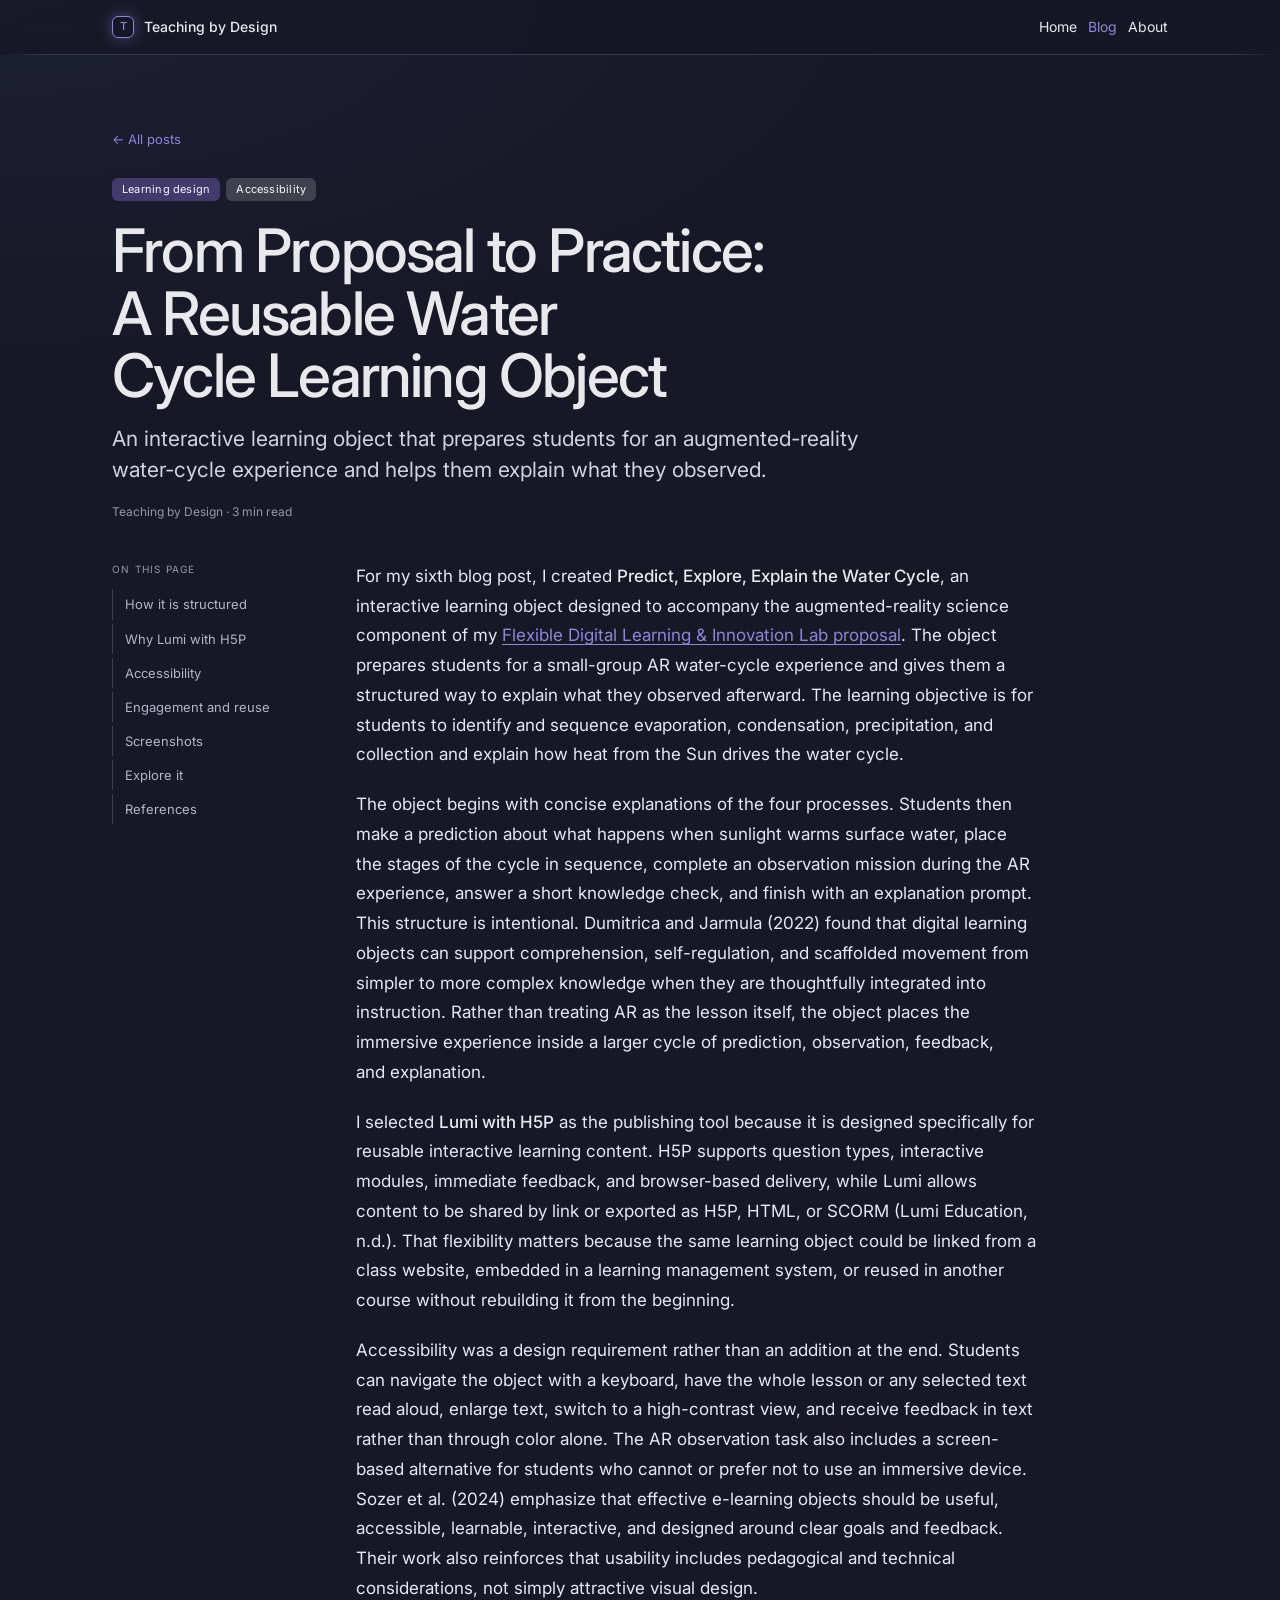
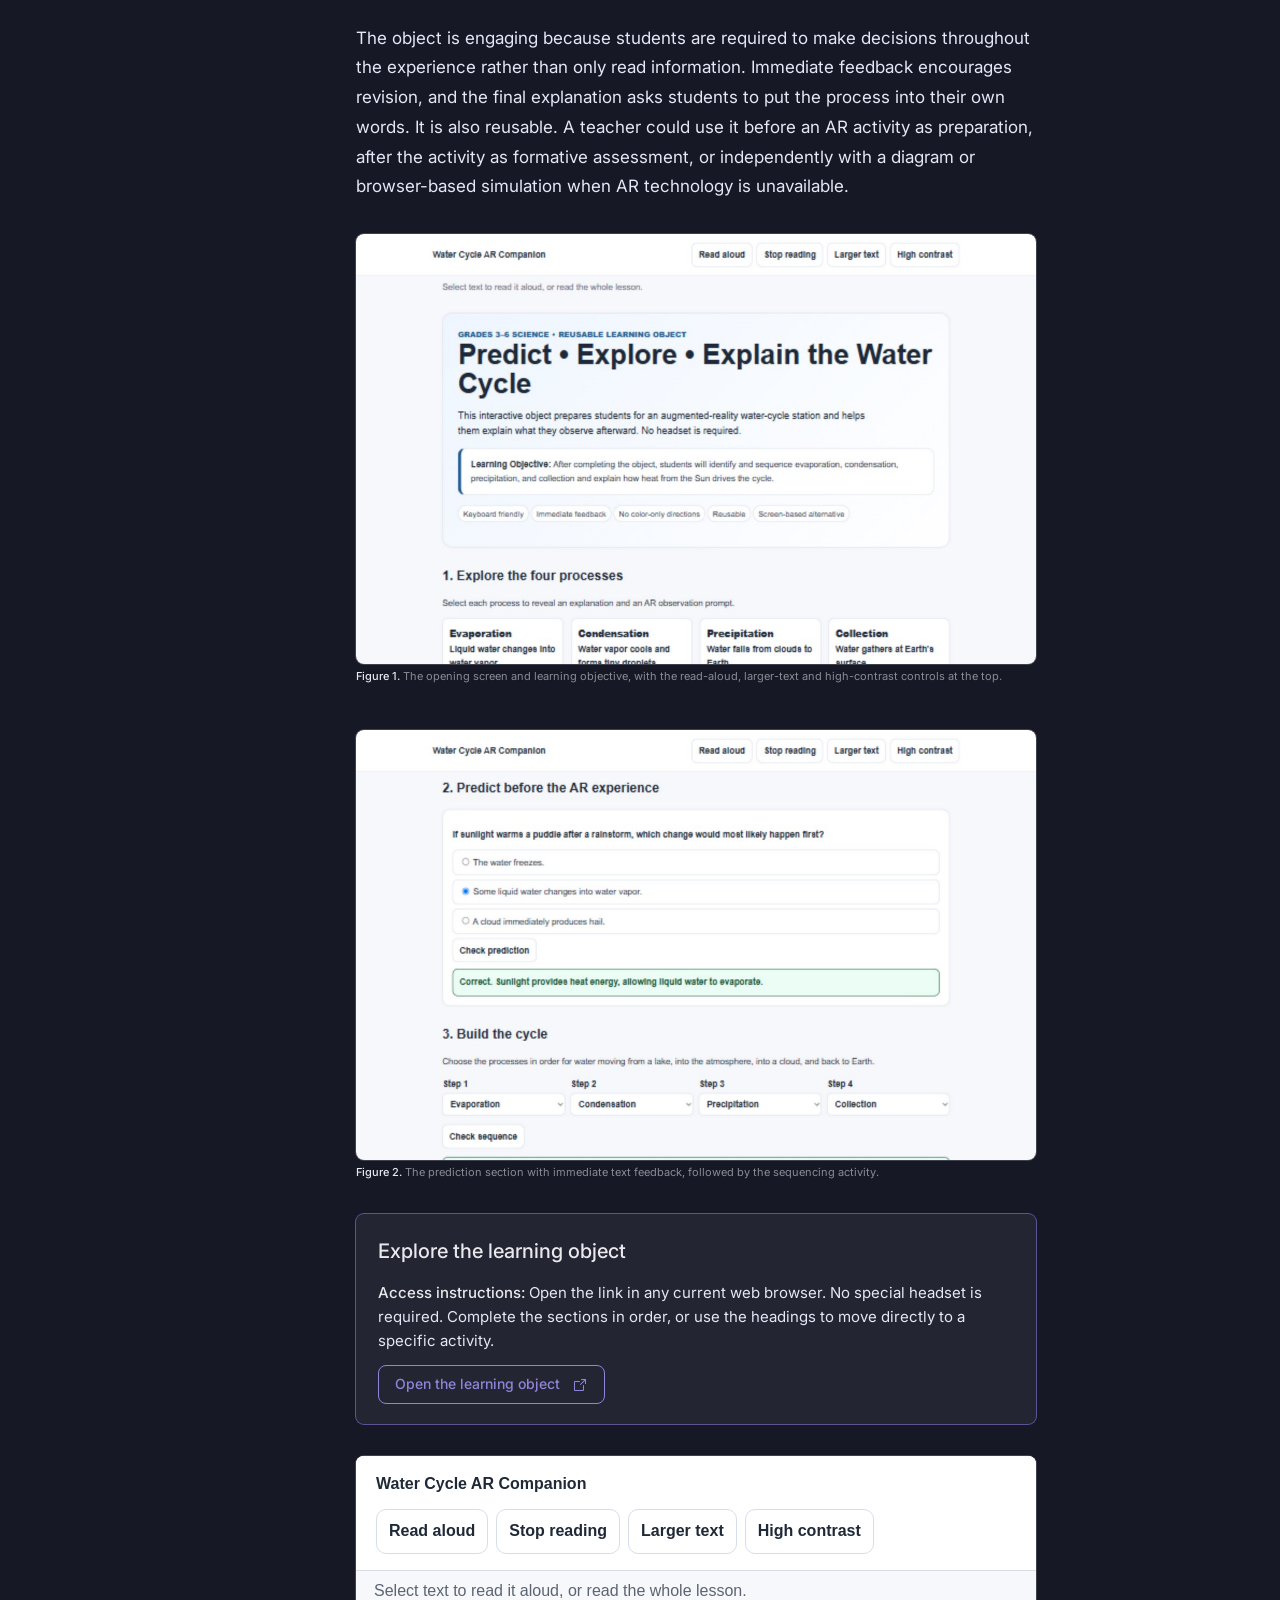
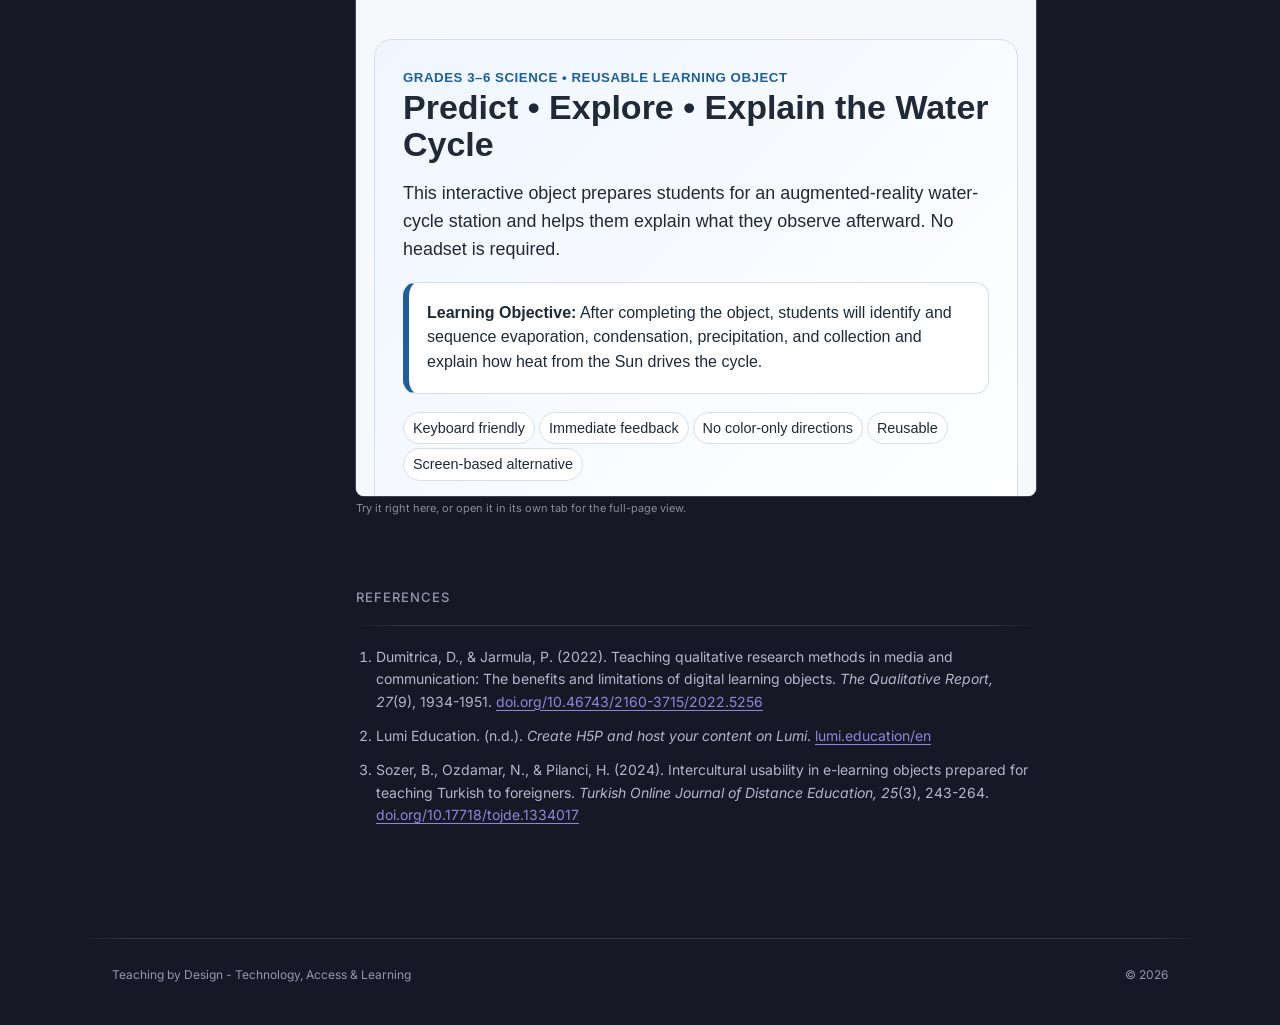
<file: water-cycle-learning-object.html>
<!DOCTYPE html>
<html lang="en">
<head>
<meta charset="utf-8">
<meta name="viewport" content="width=device-width, initial-scale=1">
<title>From Proposal to Practice: A Reusable Water Cycle Learning Object · Teaching by Design</title>
<meta name="description" content="Predict, Explore, Explain the Water Cycle: an interactive, accessible H5P learning object that frames an augmented-reality science experience.">
<link rel="stylesheet" href="css/nocturne.css">
<link rel="stylesheet" href="css/site.css">
</head>
<body>
<div class="page">
  <header class="site-header">
    <nav class="nav container">
      <a href="index.html" class="nav-brand"><span class="brand-mark">T</span><span>Teaching by Design</span></a>
      <a href="index.html">Home</a>
      <a href="blog.html" aria-current="page">Blog</a>
      <a href="#">About</a>
    </nav>
    <div class="rule"></div>
  </header>

  <main>
    <article class="post container">
      <a href="blog.html" class="back-link">← All posts</a>
      <header class="post-header">
        <div class="tags"><span class="tag tag-accent">Learning design</span><span class="tag tag-neutral">Accessibility</span></div>
        <h1>From Proposal to Practice: A Reusable Water Cycle Learning Object</h1>
        <p class="lede">An interactive learning object that prepares students for an augmented-reality water-cycle experience and helps them explain what they observed.</p>
        <div class="post-byline">Teaching by Design · 3 min read</div>
      </header>

      <div class="post-layout">
        <aside class="toc">
          <div class="toc-label">On this page</div>
          <a href="#structure">How it is structured</a>
          <a href="#tool">Why Lumi with H5P</a>
          <a href="#accessibility">Accessibility</a>
          <a href="#reuse">Engagement and reuse</a>
          <a href="#screens">Screenshots</a>
          <a href="#explore">Explore it</a>
          <a href="#refs">References</a>
        </aside>

        <div class="prose">
          <p>For my sixth blog post, I created <strong>Predict, Explore, Explain the Water Cycle</strong>, an interactive learning object designed to accompany the augmented-reality science component of my <a href="rethinking-the-computer-lab.html">Flexible Digital Learning &amp; Innovation Lab proposal</a>. The object prepares students for a small-group AR water-cycle experience and gives them a structured way to explain what they observed afterward. The learning objective is for students to identify and sequence evaporation, condensation, precipitation, and collection and explain how heat from the Sun drives the water cycle.</p>
          <p id="structure">The object begins with concise explanations of the four processes. Students then make a prediction about what happens when sunlight warms surface water, place the stages of the cycle in sequence, complete an observation mission during the AR experience, answer a short knowledge check, and finish with an explanation prompt. This structure is intentional. Dumitrica and Jarmula (2022) found that digital learning objects can support comprehension, self-regulation, and scaffolded movement from simpler to more complex knowledge when they are thoughtfully integrated into instruction. Rather than treating AR as the lesson itself, the object places the immersive experience inside a larger cycle of prediction, observation, feedback, and explanation.</p>
          <p id="tool">I selected <strong>Lumi with H5P</strong> as the publishing tool because it is designed specifically for reusable interactive learning content. H5P supports question types, interactive modules, immediate feedback, and browser-based delivery, while Lumi allows content to be shared by link or exported as H5P, HTML, or SCORM (Lumi Education, n.d.). That flexibility matters because the same learning object could be linked from a class website, embedded in a learning management system, or reused in another course without rebuilding it from the beginning.</p>
          <p id="accessibility">Accessibility was a design requirement rather than an addition at the end. Students can navigate the object with a keyboard, have the whole lesson or any selected text read aloud, enlarge text, switch to a high-contrast view, and receive feedback in text rather than through color alone. The AR observation task also includes a screen-based alternative for students who cannot or prefer not to use an immersive device. Sozer et al. (2024) emphasize that effective e-learning objects should be useful, accessible, learnable, interactive, and designed around clear goals and feedback. Their work also reinforces that usability includes pedagogical and technical considerations, not simply attractive visual design.</p>
          <p id="reuse">The object is engaging because students are required to make decisions throughout the experience rather than only read information. Immediate feedback encourages revision, and the final explanation asks students to put the process into their own words. It is also reusable. A teacher could use it before an AR activity as preparation, after the activity as formative assessment, or independently with a diagram or browser-based simulation when AR technology is unavailable.</p>

          <figure id="screens">
            <a href="images/water-cycle/opening-screen.jpg"><img class="screenshot" src="images/water-cycle/opening-screen.jpg" alt="Opening screen of the Water Cycle AR Companion: the title Predict, Explore, Explain the Water Cycle, the learning objective, feature labels such as Keyboard friendly and Screen-based alternative, Read aloud, Stop reading, Larger text and High contrast buttons, and the four process cards" width="1265" height="800" loading="lazy"></a>
            <figcaption><strong>Figure 1.</strong> The opening screen and learning objective, with the read-aloud, larger-text and high-contrast controls at the top.</figcaption>
          </figure>
          <figure>
            <a href="images/water-cycle/prediction-feedback.jpg"><img class="screenshot" src="images/water-cycle/prediction-feedback.jpg" alt="The prediction question with the answer Some liquid water changes into water vapor selected and the text feedback Correct. Sunlight provides heat energy, allowing liquid water to evaporate, followed by the Build the cycle sequence activity" width="1265" height="800" loading="lazy"></a>
            <figcaption><strong>Figure 2.</strong> The prediction section with immediate text feedback, followed by the sequencing activity.</figcaption>
          </figure>

          <div class="callout" id="explore">
            <div class="callout-title">Explore the learning object</div>
            <p><strong>Access instructions:</strong> Open the link in any current web browser. No special headset is required. Complete the sections in order, or use the headings to move directly to a specific activity.</p>
            <a class="btn btn-primary" href="learning-objects/water-cycle-ar-companion.html" target="_blank" rel="noopener">Open the learning object<span class="visually-hidden"> (opens in a new tab)</span>
              <svg width="16" height="16" viewBox="0 0 256 256" fill="currentColor" aria-hidden="true"><path d="M224,104a8,8,0,0,1-16,0V59.32l-66.33,66.34a8,8,0,0,1-11.32-11.32L196.68,48H152a8,8,0,0,1,0-16h64a8,8,0,0,1,8,8Zm-40,24a8,8,0,0,0-8,8v72H48V80h72a8,8,0,0,0,0-16H48A16,16,0,0,0,32,80V208a16,16,0,0,0,16,16H176a16,16,0,0,0,16-16V136A8,8,0,0,0,184,128Z"></path></svg>
            </a>
          </div>
          <figure class="embed">
            <iframe src="learning-objects/water-cycle-ar-companion.html" title="Predict, Explore, Explain the Water Cycle: interactive learning object" loading="lazy"></iframe>
            <figcaption>Try it right here, or open it in its own tab for the full-page view.</figcaption>
          </figure>

          <h6 id="refs">References</h6>
          <div class="rule"></div>
          <ol class="references">
            <li>Dumitrica, D., &amp; Jarmula, P. (2022). Teaching qualitative research methods in media and communication: The benefits and limitations of digital learning objects. <em>The Qualitative Report, 27</em>(9), 1934-1951. <a href="https://doi.org/10.46743/2160-3715/2022.5256">doi.org/10.46743/2160-3715/2022.5256</a></li>
            <li>Lumi Education. (n.d.). <em>Create H5P and host your content on Lumi</em>. <a href="https://lumi.education/en/">lumi.education/en</a></li>
            <li>Sozer, B., Ozdamar, N., &amp; Pilanci, H. (2024). Intercultural usability in e-learning objects prepared for teaching Turkish to foreigners. <em>Turkish Online Journal of Distance Education, 25</em>(3), 243-264. <a href="https://doi.org/10.17718/tojde.1334017">doi.org/10.17718/tojde.1334017</a></li>
          </ol>
        </div>
      </div>
    </article>
  </main>

  <footer class="site-footer container">
    <span>Teaching by Design - Technology, Access &amp; Learning</span>
    <span>© 2026</span>
  </footer>
</div>
</body>
</html>
</file>
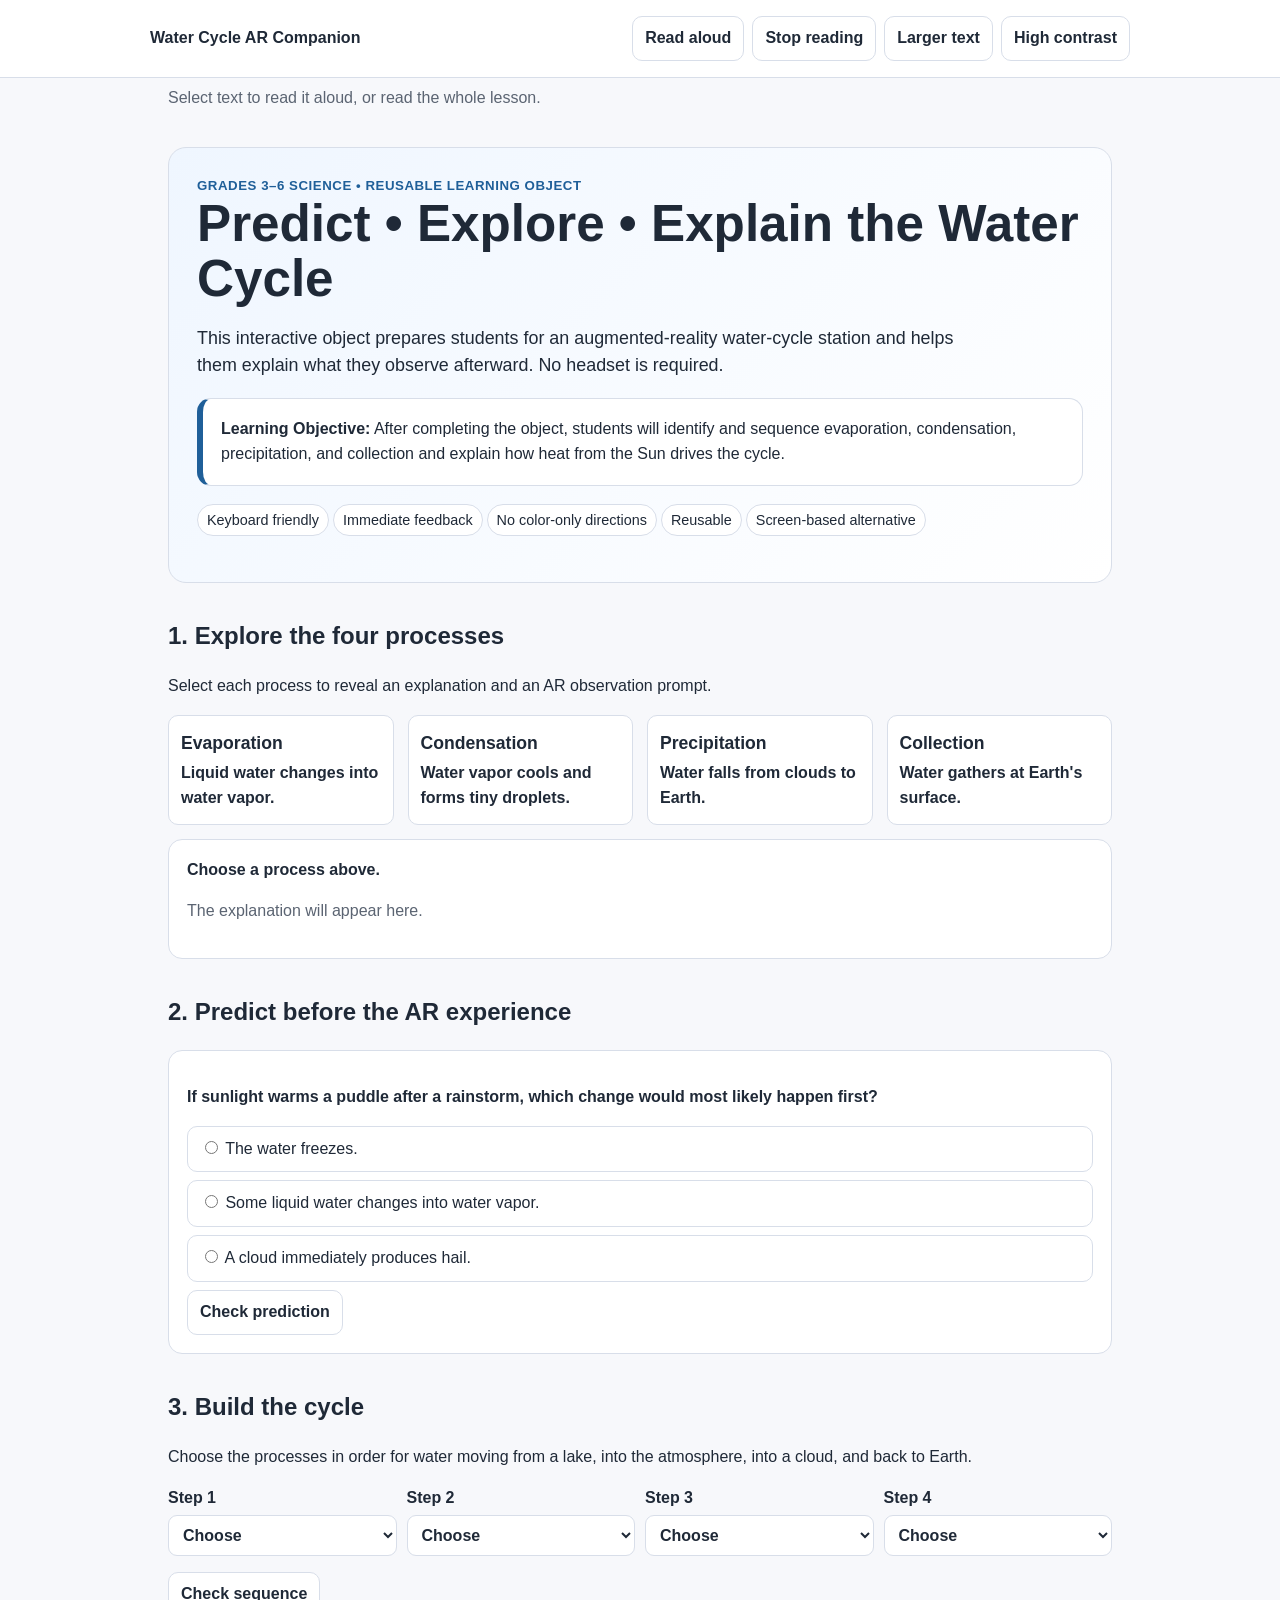
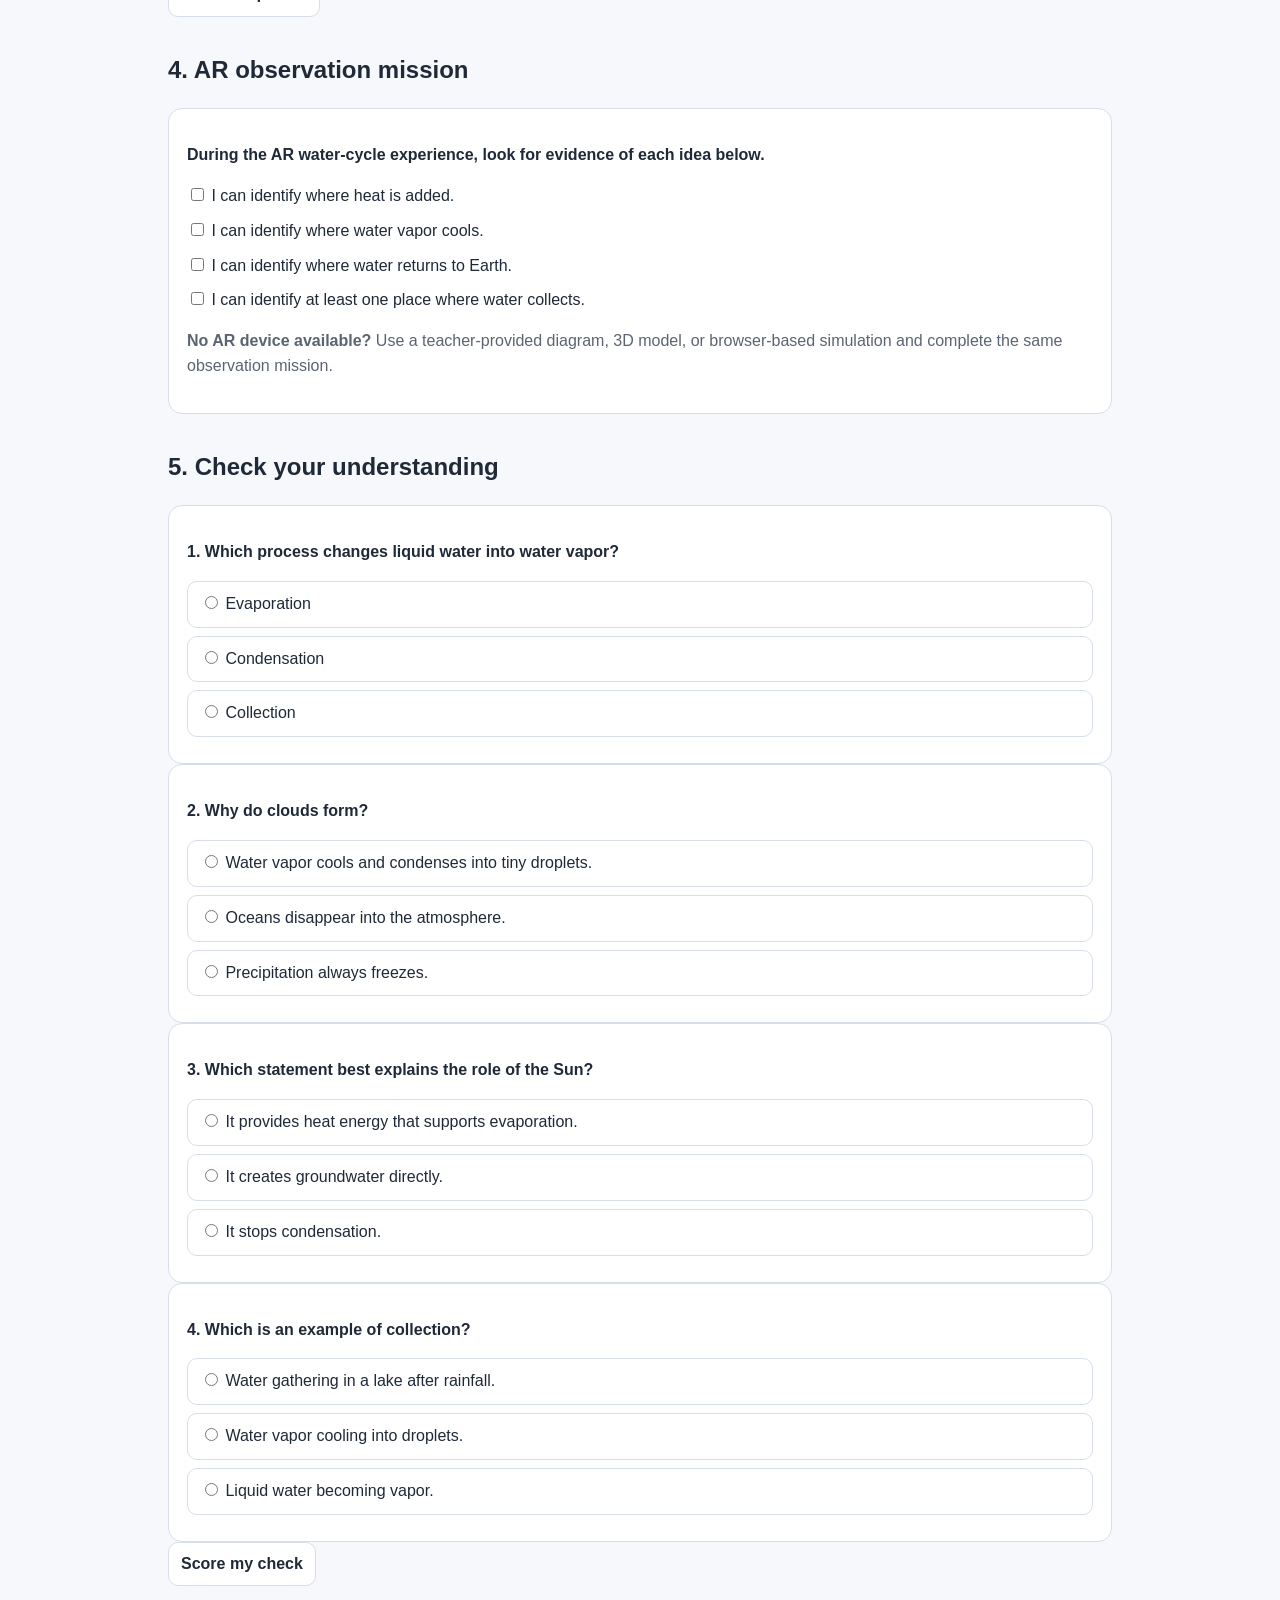
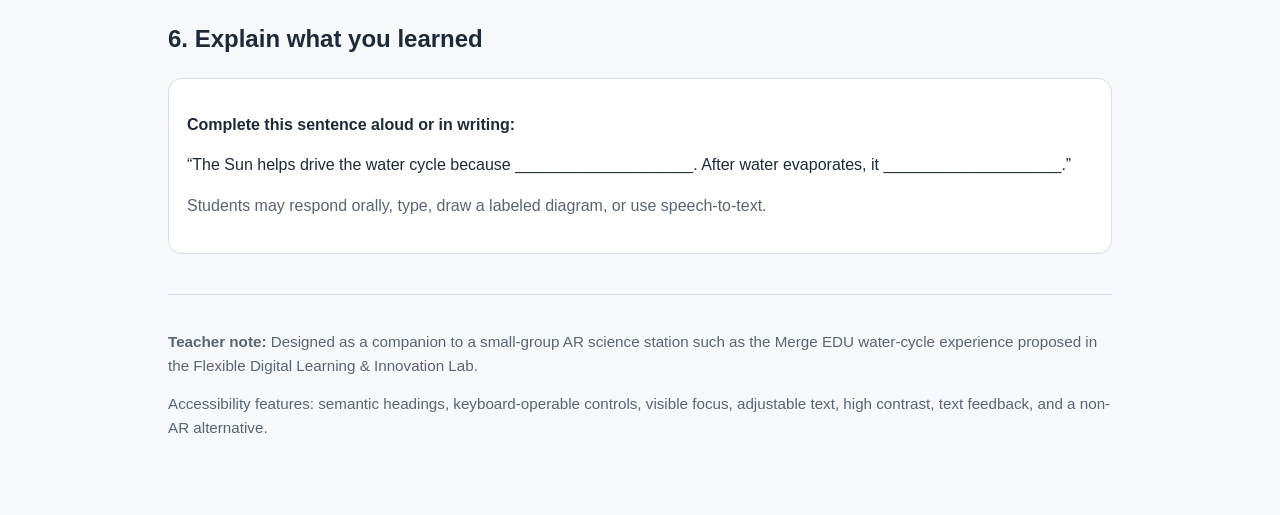
<file: learning-objects/water-cycle-ar-companion.html>
<!doctype html>
<html lang="en">
<head>
<meta charset="utf-8"><meta name="viewport" content="width=device-width,initial-scale=1">
<title>Water Cycle AR Companion</title>
<style>
:root{--bg:#f7f8fb;--panel:#fff;--text:#1f2937;--muted:#5b6472;--line:#d8dee9;--accent:#1f5f99;--soft:#eff6ff;--good:#14532d;--goodbg:#ecfdf5;--bad:#7f1d1d;--badbg:#fef2f2;--focus:#7c3aed}
*{box-sizing:border-box}body{margin:0;font-family:Arial,Helvetica,sans-serif;background:var(--bg);color:var(--text);line-height:1.55}
body.large{font-size:1.15rem}body.contrast{--bg:#000;--panel:#111;--text:#fff;--muted:#e5e7eb;--line:#777;--accent:#7dd3fc;--soft:#0c2f42;--good:#bbf7d0;--goodbg:#12351f;--bad:#fecaca;--badbg:#451a1a;--focus:#fde047}
.skip{position:absolute;left:-9999px}.skip:focus{left:12px;top:12px;z-index:99;background:#fff;color:#000;padding:10px;border:3px solid #000}
header{background:var(--panel);border-bottom:1px solid var(--line);padding:16px 20px;position:sticky;top:0;z-index:5}
.bar{max-width:980px;margin:auto;display:flex;justify-content:space-between;gap:12px;align-items:center;flex-wrap:wrap}
.controls{display:flex;gap:8px;flex-wrap:wrap}button,select{font:inherit}button{cursor:pointer;border:1px solid var(--line);background:var(--panel);color:var(--text);padding:9px 12px;border-radius:10px;font-weight:700}
button:hover{background:var(--soft)}button:focus-visible,select:focus-visible,input:focus-visible{outline:3px solid var(--focus);outline-offset:2px}
main{max-width:980px;margin:auto;padding:28px 18px 60px}.hero{background:linear-gradient(135deg,var(--soft),var(--panel));border:1px solid var(--line);border-radius:18px;padding:28px}
h1{margin:0 0 10px;font-size:clamp(2rem,5vw,3.2rem);line-height:1.08}h2{margin-top:34px}.eyebrow{font-weight:800;color:var(--accent);text-transform:uppercase;font-size:.83rem;letter-spacing:.04em}.lead{font-size:1.12rem;max-width:800px}
.objective,.callout,.detail,.question,.card{background:var(--panel);border:1px solid var(--line);border-radius:14px;padding:18px}.objective{border-left:6px solid var(--accent);margin-top:18px}
.grid{display:grid;grid-template-columns:repeat(auto-fit,minmax(210px,1fr));gap:14px}.process{width:100%;text-align:left;min-height:110px}.process strong{display:block;font-size:1.1rem;margin-bottom:4px}
.detail{margin-top:14px}.option{display:block;border:1px solid var(--line);border-radius:10px;padding:10px 12px;margin:8px 0;background:var(--panel)}.option:hover{background:var(--soft)}
.feedback{margin-top:12px;padding:12px;border-radius:10px;font-weight:700}.correct{background:var(--goodbg);color:var(--good);border:1px solid var(--good)}.incorrect{background:var(--badbg);color:var(--bad);border:1px solid var(--bad)}
.sequence{display:grid;grid-template-columns:repeat(auto-fit,minmax(180px,1fr));gap:10px}.sequence label{font-weight:700}.sequence select{width:100%;margin-top:5px;padding:10px;border-radius:9px;border:1px solid var(--line);background:var(--panel);color:var(--text)}
.checklist label{display:block;margin:10px 0}.muted{color:var(--muted)}.pill{display:inline-block;padding:4px 9px;border:1px solid var(--line);border-radius:999px;margin:2px 4px 2px 0;background:var(--panel);font-size:.9rem}
footer{margin-top:40px;padding-top:20px;border-top:1px solid var(--line);color:var(--muted);font-size:.95rem}
</style>
</head>
<body>
<a class="skip" href="#main">Skip to main content</a>
<header><div class="bar"><strong>Water Cycle AR Companion</strong><div class="controls"><button id="readAloud" type="button">Read aloud</button><button id="stopReading" type="button" disabled>Stop reading</button><button id="font">Larger text</button><button id="contrast">High contrast</button></div></div></header>
<p id="speechStatus" class="muted" role="status" style="max-width:980px;margin:8px auto;padding:0 18px">Select text to read it aloud, or read the whole lesson.</p>
<main id="main">
<section class="hero">
<div class="eyebrow">Grades 3–6 Science • Reusable Learning Object</div>
<h1>Predict • Explore • Explain the Water Cycle</h1>
<p class="lead">This interactive object prepares students for an augmented-reality water-cycle station and helps them explain what they observe afterward. No headset is required.</p>
<div class="objective"><strong>Learning Objective:</strong> After completing the object, students will identify and sequence evaporation, condensation, precipitation, and collection and explain how heat from the Sun drives the cycle.</div>
<p><span class="pill">Keyboard friendly</span><span class="pill">Immediate feedback</span><span class="pill">No color-only directions</span><span class="pill">Reusable</span><span class="pill">Screen-based alternative</span></p>
</section>

<section><h2>1. Explore the four processes</h2><p>Select each process to reveal an explanation and an AR observation prompt.</p>
<div class="grid">
<button class="process" data-k="evap"><strong>Evaporation</strong>Liquid water changes into water vapor.</button>
<button class="process" data-k="cond"><strong>Condensation</strong>Water vapor cools and forms tiny droplets.</button>
<button class="process" data-k="prec"><strong>Precipitation</strong>Water falls from clouds to Earth.</button>
<button class="process" data-k="coll"><strong>Collection</strong>Water gathers at Earth's surface.</button>
</div><div id="detail" class="detail" aria-live="polite"><strong>Choose a process above.</strong><p class="muted">The explanation will appear here.</p></div></section>

<section><h2>2. Predict before the AR experience</h2><div class="question"><p><strong>If sunlight warms a puddle after a rainstorm, which change would most likely happen first?</strong></p>
<label class="option"><input type="radio" name="p" value="a"> The water freezes.</label>
<label class="option"><input type="radio" name="p" value="b"> Some liquid water changes into water vapor.</label>
<label class="option"><input type="radio" name="p" value="c"> A cloud immediately produces hail.</label>
<button id="checkP">Check prediction</button><div id="pf" aria-live="polite"></div></div></section>

<section><h2>3. Build the cycle</h2><p>Choose the processes in order for water moving from a lake, into the atmosphere, into a cloud, and back to Earth.</p>
<div class="sequence">
<label>Step 1<select id="s1"><option value="">Choose</option><option>Evaporation</option><option>Condensation</option><option>Precipitation</option><option>Collection</option></select></label>
<label>Step 2<select id="s2"><option value="">Choose</option><option>Evaporation</option><option>Condensation</option><option>Precipitation</option><option>Collection</option></select></label>
<label>Step 3<select id="s3"><option value="">Choose</option><option>Evaporation</option><option>Condensation</option><option>Precipitation</option><option>Collection</option></select></label>
<label>Step 4<select id="s4"><option value="">Choose</option><option>Evaporation</option><option>Condensation</option><option>Precipitation</option><option>Collection</option></select></label>
</div><p><button id="checkS">Check sequence</button></p><div id="sf" aria-live="polite"></div></section>

<section><h2>4. AR observation mission</h2><div class="callout"><p><strong>During the AR water-cycle experience, look for evidence of each idea below.</strong></p>
<div class="checklist">
<label><input type="checkbox"> I can identify where heat is added.</label>
<label><input type="checkbox"> I can identify where water vapor cools.</label>
<label><input type="checkbox"> I can identify where water returns to Earth.</label>
<label><input type="checkbox"> I can identify at least one place where water collects.</label>
</div><p class="muted"><strong>No AR device available?</strong> Use a teacher-provided diagram, 3D model, or browser-based simulation and complete the same observation mission.</p></div></section>

<section><h2>5. Check your understanding</h2><form id="quiz">
<div class="question"><p><strong>1. Which process changes liquid water into water vapor?</strong></p>
<label class="option"><input type="radio" name="q1" value="e"> Evaporation</label><label class="option"><input type="radio" name="q1" value="c"> Condensation</label><label class="option"><input type="radio" name="q1" value="l"> Collection</label></div>
<div class="question"><p><strong>2. Why do clouds form?</strong></p>
<label class="option"><input type="radio" name="q2" value="a"> Water vapor cools and condenses into tiny droplets.</label><label class="option"><input type="radio" name="q2" value="b"> Oceans disappear into the atmosphere.</label><label class="option"><input type="radio" name="q2" value="c"> Precipitation always freezes.</label></div>
<div class="question"><p><strong>3. Which statement best explains the role of the Sun?</strong></p>
<label class="option"><input type="radio" name="q3" value="a"> It provides heat energy that supports evaporation.</label><label class="option"><input type="radio" name="q3" value="b"> It creates groundwater directly.</label><label class="option"><input type="radio" name="q3" value="c"> It stops condensation.</label></div>
<div class="question"><p><strong>4. Which is an example of collection?</strong></p>
<label class="option"><input type="radio" name="q4" value="a"> Water gathering in a lake after rainfall.</label><label class="option"><input type="radio" name="q4" value="b"> Water vapor cooling into droplets.</label><label class="option"><input type="radio" name="q4" value="c"> Liquid water becoming vapor.</label></div>
<button type="button" id="score">Score my check</button><div id="qf" aria-live="polite"></div></form></section>

<section><h2>6. Explain what you learned</h2><div class="callout"><p><strong>Complete this sentence aloud or in writing:</strong></p><p>“The Sun helps drive the water cycle because ____________________. After water evaporates, it ____________________.”</p><p class="muted">Students may respond orally, type, draw a labeled diagram, or use speech-to-text.</p></div></section>

<footer><p><strong>Teacher note:</strong> Designed as a companion to a small-group AR science station such as the Merge EDU water-cycle experience proposed in the Flexible Digital Learning &amp; Innovation Lab.</p><p>Accessibility features: semantic headings, keyboard-operable controls, visible focus, adjustable text, high contrast, text feedback, and a non-AR alternative.</p></footer>
</main>
<script>
const readAloud = document.getElementById("readAloud");
const stopReading = document.getElementById("stopReading");
const speechStatus = document.getElementById("speechStatus");
if (!("speechSynthesis" in window) || !("SpeechSynthesisUtterance" in window)) {
  readAloud.disabled = true;
  speechStatus.textContent = "Read aloud is not available in this browser.";
} else {
  let currentSpeech = null;
  readAloud.onclick = () => {
    const selection = window.getSelection().toString().trim();
    const text = selection || document.getElementById("main").innerText;
    if (!text.trim()) return;
    currentSpeech = null;
    window.speechSynthesis.cancel();
    const utterance = new SpeechSynthesisUtterance(text);
    currentSpeech = utterance;
    utterance.lang = document.documentElement.lang;
    utterance.onend = () => {
      if (currentSpeech !== utterance) return;
      currentSpeech = null;
      stopReading.disabled = true;
      speechStatus.textContent = "Finished reading.";
    };
    utterance.onerror = () => {
      if (currentSpeech !== utterance) return;
      currentSpeech = null;
      stopReading.disabled = true;
      speechStatus.textContent = "Read aloud could not play. Please try again.";
    };
    stopReading.disabled = false;
    speechStatus.textContent = selection ? "Reading selected text." : "Reading the lesson.";
    window.speechSynthesis.speak(utterance);
  };
  stopReading.onclick = () => {
    currentSpeech = null;
    window.speechSynthesis.cancel();
    stopReading.disabled = true;
    speechStatus.textContent = "Reading stopped.";
  };
}
const D={
evap:["Evaporation","Heat energy causes some liquid water at Earth's surface to change into water vapor and move into the atmosphere.","AR observation: Find where energy is added. What evidence shows water leaving the surface?"],
cond:["Condensation","As water vapor rises and cools, it changes into tiny liquid droplets. Many droplets together can form clouds.","AR observation: Locate the cooling stage. What changes in the water's state?"],
prec:["Precipitation","When droplets or ice crystals in clouds become heavy enough, water returns to Earth's surface as precipitation.","AR observation: Identify how water returns from the atmosphere to the surface."],
coll:["Collection","Water gathers in oceans, rivers, lakes, soil, and groundwater. From there, it can move through the cycle again.","AR observation: Find two places where water can collect after precipitation."]
};
document.querySelectorAll(".process").forEach(b=>b.onclick=()=>{let d=D[b.dataset.k];detail.innerHTML=`<strong>${d[0]}</strong><p>${d[1]}</p><p><strong>${d[2]}</strong></p>`});
font.onclick=()=>{document.body.classList.toggle("large");let on=document.body.classList.contains("large");font.textContent=on?"Standard text":"Larger text";font.setAttribute("aria-pressed",on)};
contrast.onclick=()=>{document.body.classList.toggle("contrast");let on=document.body.classList.contains("contrast");contrast.textContent=on?"Standard contrast":"High contrast";contrast.setAttribute("aria-pressed",on)};
checkP.onclick=()=>{let x=document.querySelector('input[name="p"]:checked');pf.className="feedback "+(x&&x.value==="b"?"correct":"incorrect");pf.textContent=!x?"Choose an answer first.":x.value==="b"?"Correct. Sunlight provides heat energy, allowing liquid water to evaporate.":"Try again. Think about what heat does to liquid water at the surface."};
checkS.onclick=()=>{let v=["s1","s2","s3","s4"].map(x=>document.getElementById(x).value),a=["Evaporation","Condensation","Precipitation","Collection"];sf.className="feedback "+(v.every((x,i)=>x===a[i])?"correct":"incorrect");sf.textContent=v.some(x=>!x)?"Complete all four steps before checking.":v.every((x,i)=>x===a[i])?"Correct sequence: evaporation → condensation → precipitation → collection.":"Not yet. Start with water leaving the lake as vapor, then follow it into clouds and back to the surface."};
score.onclick=()=>{let a={q1:"e",q2:"a",q3:"a",q4:"a"},n=0,c=0;for(let k in a){let x=document.querySelector(`input[name="${k}"]:checked`);if(x){n++;if(x.value===a[k])c++}}qf.className="feedback "+(c>=3&&n===4?"correct":"incorrect");qf.textContent=n<4?`You answered ${n} of 4. Complete all questions first.`:`Score: ${c}/4. ${c===4?"Excellent. You can explain the cycle and the Sun's role.":c>=3?"Strong work. Review the item you missed and explain the cycle in your own words.":"Review the four processes above, then try again."}`};
</script>
</body></html>
</file>
<file: css/nocturne.css>
/* Nocturne -  -  - design-system tokens and component classes. This file is the source of truth for the system's look; retune it here and see readme.md. */
@import url('https://fonts.googleapis.com/css2?family=Inter:wght@400;500;600;700&display=swap');

:root {
  --color-bg: #161826;
  --color-surface: #232532;
  --color-text: #e9e9ed;
  --color-accent: #9184d9; /* review round 7 (Barron): the accent moves to
     the product's blurple -  -  - OKLCH hue 289.2, the hue of the app's own Pro
     accent (#9a8fe0, --om-accent-pro) -  -  - at the same lightness the steel
     accent held (L 0.660, so the documented ratios survive) and chroma
     in the product blurple's own range (its token sits at C 0.118; the
     accent takes 0.125, from the old steel's 0.030):
     the accent now reads as an accent rather than another neutral. */
  --color-accent-2: #a7a1db; /* the machine-derived stand-in follows: same
     hue, same L 0.734, chroma at the same 2:3 proportion it held */
  --color-divider: color-mix(in srgb, #e9e9ed 16%, transparent);

  /* Tonal ramps -  -  - generated in OKLCH on one shared lightness scale, so the
     same step of any role matches the others in visual value. */
  --color-neutral-100: #f3f5fe;
  --color-neutral-200: #e4e7f5;
  --color-neutral-300: #cfd3e5;
  --color-neutral-400: #b2b6ca;
  --color-neutral-500: #9397ab;
  --color-neutral-600: #75798c;
  --color-neutral-700: #595d6c;
  --color-neutral-800: #3f424d;
  --color-neutral-900: #292b31;

  --color-accent-100: #f5f4ff;
  --color-accent-200: #e7e5fe;
  --color-accent-300: #d2cefd;
  --color-accent-400: #b5abfc;
  --color-accent-500: #968ae0;
  --color-accent-600: #796cbf;
  --color-accent-700: #5d5294;
  --color-accent-800: #423a6a;
  --color-accent-900: #2b2741;

  --color-accent-2-100: #f5f4ff;
  --color-accent-2-200: #e7e5fe;
  --color-accent-2-300: #d2cefd;
  --color-accent-2-400: #b5afe8;
  --color-accent-2-500: #9690c9;
  --color-accent-2-600: #7972a9;
  --color-accent-2-700: #5c5783;
  --color-accent-2-800: #423e5d;
  --color-accent-2-900: #2b293a;

  /* Deck section-divider ground -  -  - review round 3: saturation as presence.
     Dividers take a saturated deep indigo (hue 277, the neutral ramp's own
     family; C 0.094 -  -  - written when the accent held C 0.030, before the
     round-7 blurple raised it past the ground's) with a lighter bloom and
     a ghost tint of the same hue, while the slide grounds stay
     desaturated. Deck-scale fills only -  -  - not interface colors. */
  --color-section: #262a60;
  --color-section-glow: #353b80;
  --color-section-ghost: #4c5397;

  --font-heading: "Inter", system-ui, sans-serif;
  --font-heading-weight: 500;
  --font-body: "Inter", system-ui, sans-serif;

  --space-1: 2.8px;
  --space-2: 5.6px;
  --space-3: 8.4px;
  --space-4: 11.2px;
  --space-6: 16.8px;
  --space-8: 22.4px;

  --radius-sm: 4px;
  --radius-md: 8px;
  --radius-lg: 14px;

  /* Elevation -  -  - derived from the ground: soft ink-tinted shadows on a
     light theme, a hairline edge + ambient darkness on a dark one. */
  --shadow-sm: 0 0 0 1px #3f424d;
  --shadow-md: 0 0 0 1px #595d6c, 0 6px 18px rgba(0,0,0,0.55);
  --shadow-lg: 0 0 0 1px #9397ab, 0 16px 40px rgba(0,0,0,0.65);
}

body {
  background: var(--color-bg);
  color: var(--color-text);
  font-family: var(--font-body);
}
h1, h2, h3, h4 { font-family: var(--font-heading); font-weight: var(--font-heading-weight); }

.lighten{mix-blend-mode:lighten;background-color:transparent}

/* - �� - �� - �� - �� - �� - �� - �� - �� - �� - �� - �� - �� - �� - �� - �� - �� - �� - �� - �� - �� - �� - �� - �� - �� - �� - �� - �� - �� - �� - �� - �� - �� - �� - �� - �� - �� - �� - �� - �� - �� - �� - �� - �� - �� - �� - �� - �� - �� - �� - �� - �� - �� - �� - �� - �� - �� - �� - �� - �� - �� - �� - �� - �� - �� - �� - �� - �� - �� - �� - �� - �� - �� - �� - ��
   Components -  -  - built with the tokens above. Plain CSS
   on plain HTML: no JavaScript, no build step. Each class is documented in
   readme.md and demonstrated in foundations/ and components/.
 - �� - �� - �� - �� - �� - �� - �� - �� - �� - �� - �� - �� - �� - �� - �� - �� - �� - �� - �� - �� - �� - �� - �� - �� - �� - �� - �� - �� - �� - �� - �� - �� - �� - �� - �� - �� - �� - �� - �� - �� - �� - �� - �� - �� - �� - �� - �� - �� - �� - �� - �� - �� - �� - �� - �� - �� - �� - �� - �� - �� - �� - �� - �� - �� - �� - �� - �� - �� - �� - �� */

*, *::before, *::after { box-sizing: border-box; }
body { margin: 0; font-size: 15px; line-height: 1.55; font-weight: 400; }
h1, h2, h3, h4, h5, h6 {
  font-family: var(--font-heading); font-weight: var(--font-heading-weight);
  line-height: 1.12; letter-spacing: -0.015em; margin: 0 0 var(--space-2);
}
h1 { font-size: 42px; }
h2 { font-size: 32px; }
h3 { font-size: 25px; }
h4 { font-size: 20px; }
h5 { font-size: 16px; }
h6 { font-size: 13px; }
h6 { letter-spacing: 0.08em; text-transform: uppercase; }
p { margin: 0 0 var(--space-3); }
a { color: var(--color-accent); text-underline-offset: 3px; }
img { display: block; max-width: 100%; }
figure { margin: 0; }
figcaption {
  font-size: 11px; margin-top: var(--space-1);
  color: color-mix(in srgb, var(--color-text) 55%, transparent);
}
.text-muted { color: color-mix(in srgb, var(--color-text) 55%, transparent); }
:focus { outline: none; }
:focus-visible { outline: 2px solid var(--color-accent); outline-offset: 2px; }
::selection { background: color-mix(in srgb, var(--color-accent) 30%, transparent); }

/* -  -  - rules -  -  - */
/* Rules fade to transparent at both ends instead of stopping cleanly -  -  - a
   Nocturne signature. The ramp is 48px an end (one deck baseline unit),
   painted from the same divider token. Freestanding rules fade; box
   outlines, in-control separators, and short accent marks stay solid. */
.hr {
  height: 1px; border: 0; margin: var(--space-4) 0;
  background: linear-gradient(to right,
    transparent, var(--color-divider) 48px,
    var(--color-divider) calc(100% - 48px), transparent);
}

/* -  -  - buttons -  -  - */
.btn {
  display: inline-flex; align-items: center; justify-content: center; gap: 6px;
  cursor: pointer; text-decoration: none;
  font-family: var(--font-heading); font-weight: var(--font-heading-weight);
  font-size: 14px; line-height: 1.2; color: var(--color-text); /* matches the .input's 14px -  -  - 
     the pair sits side by side in sign-up rows */
  background: transparent; border: 1px solid transparent;
  padding: var(--space-2) calc(var(--space-3) * 1.2);
  border-radius: var(--radius-md);
}
.btn svg { display: block; }
.btn:disabled { opacity: 0.45; cursor: not-allowed; }
.btn-primary { color: var(--color-accent); border-color: var(--color-accent); }
.btn-primary:hover { background: color-mix(in srgb, var(--color-accent) 12%, transparent); }
.btn-primary:active { background: color-mix(in srgb, var(--color-accent) 22%, transparent); }
.btn-secondary { border-color: var(--color-divider); }
.btn-secondary:hover { background: color-mix(in srgb, var(--color-text) 7%, transparent); }
.btn-secondary:active { background: color-mix(in srgb, var(--color-text) 14%, transparent); }
.btn-ghost { color: var(--color-accent); padding-inline: var(--space-1); }
.btn-ghost:hover { background: color-mix(in srgb, var(--color-accent) 10%, transparent); }
.btn-ghost:active { background: color-mix(in srgb, var(--color-accent) 18%, transparent); }
.btn-icon { width: 36px; height: 36px; padding: 0; }
.btn-block { width: 100%; margin-top: var(--space-2); }

/* -  -  - forms -  -  - */
.field > label {
  display: block; font-size: 12px; margin-bottom: 5px;
  color: color-mix(in srgb, var(--color-text) 70%, transparent);
}
.input {
  width: 100%; min-height: 36px; padding: 6px 10px; font: inherit;
  font-size: 14px; color: var(--color-text); caret-color: var(--color-accent);
  background: var(--color-surface);
  border: 1px solid var(--color-divider); border-radius: var(--radius-md);
}
.input:hover { border-color: color-mix(in srgb, var(--color-text) 45%, transparent); }
.input:focus-visible { border-color: var(--color-accent); outline-offset: 0; }
textarea.input { min-height: 90px; resize: vertical; }
.radio { display: inline-flex; align-items: center; gap: 8px; cursor: pointer; font-size: 14px; }
.radio input, .seg-opt input {
  position: absolute; opacity: 0; width: 0; height: 0; pointer-events: none;
}
.radio .dot {
  width: 16px; height: 16px; flex: none; border-radius: 50%;
  border: 1.5px solid var(--color-divider);
}
.radio:hover .dot { border-color: var(--color-accent); }
.radio input:checked + .dot {
  border-color: var(--color-accent); background: var(--color-accent);
  box-shadow: inset 0 0 0 4px var(--color-bg);
}
.radio input:focus-visible + .dot { outline: 2px solid var(--color-accent); outline-offset: 2px; }
.seg {
  display: inline-flex; overflow: hidden;
  border: 1px solid var(--color-divider); border-radius: var(--radius-md);
}
.seg-opt {
  display: inline-flex; align-items: center; gap: 6px;
  padding: 7px 12px; font-size: 13px; cursor: pointer;
}
.seg-opt + .seg-opt { border-left: 1px solid var(--color-divider); }
.seg-opt:has(input:checked) { color: var(--color-accent); box-shadow: inset 0 0 0 1px var(--color-accent); }
.seg-opt:not(:has(input:checked)):hover { background: color-mix(in srgb, var(--color-text) 7%, transparent); }
.seg-opt:has(input:focus-visible) { outline: 2px solid var(--color-accent); outline-offset: -2px; }

/* -  -  - cards -  -  - */
.card {
  display: flex; flex-direction: column; gap: var(--space-2);
  padding: var(--space-3); border-radius: var(--radius-md); background: var(--color-surface);
}
.card-kicker { font-size: 10px; letter-spacing: 0.1em; text-transform: uppercase; color: var(--color-accent); }
.card-title {
  font-family: var(--font-heading); font-weight: var(--font-heading-weight);
  font-size: 17px; line-height: 1.2;
}
.card-body { margin: 0; font-size: 13px; opacity: 0.8; flex: 1; }
.card-meta {
  display: flex; align-items: center; gap: 6px; font-size: 11px;
  color: color-mix(in srgb, var(--color-text) 50%, transparent);
}
.elev-sm { box-shadow: var(--shadow-sm); }
.elev-md { box-shadow: var(--shadow-md); }
.elev-lg { box-shadow: var(--shadow-lg); }

/* -  -  - tags -  -  - */
.tag {
  display: inline-flex; align-items: center; font-size: 11px;
  letter-spacing: 0.02em; padding: 3px 10px;
  border-radius: calc(var(--radius-md) * 0.75);
}
.tag-accent { background: var(--color-accent-800); color: var(--color-accent-100); }
.tag-accent-2 { background: var(--color-accent-2-800); color: var(--color-accent-2-100); }
.tag-neutral { background: var(--color-neutral-800); color: var(--color-neutral-100); }
.tag-outline { border: 1px solid var(--color-accent); color: var(--color-accent); }

/* -  -  - navigation -  -  - */
.nav {
  display: flex; align-items: center; gap: var(--space-4);
  padding: var(--space-3) var(--space-4);
  border-bottom: none;
}
.nav-brand {
  font-family: var(--font-heading); font-weight: var(--font-heading-weight);
  font-size: 18px; margin-right: auto;
}
.nav a { color: inherit; text-decoration: none; font-size: 14px; }
.nav a:hover, .nav a[aria-current='page'] { color: var(--color-accent); }

/* -  -  - tables -  -  - */
.table { width: 100%; border-collapse: collapse; font-size: 14px; }
.table th {
  text-align: left; font-size: 11px; letter-spacing: 0.08em; text-transform: uppercase;
  color: color-mix(in srgb, var(--color-text) 60%, transparent);
  padding: var(--space-2); border-bottom: 1px solid transparent; /* keeps layout; the row paints the fading rule */
}
.table td {
  padding: var(--space-2);
  border-bottom: 1px solid transparent;
}
/* Row rules as row-level strips so the end-fade spans the row, not each cell. */
.table thead tr {
  background: linear-gradient(to right,
    transparent, var(--color-divider) 48px,
    var(--color-divider) calc(100% - 48px), transparent) no-repeat bottom / 100% 1px;
}
.table tbody tr {
  background: linear-gradient(to right,
    transparent, color-mix(in srgb, var(--color-text) 8%, transparent) 48px,
    color-mix(in srgb, var(--color-text) 8%, transparent) calc(100% - 48px), transparent) no-repeat bottom / 100% 1px;
}
.table tbody tr:hover {
  /* the hover tint layers over the row rule, which keeps painting */
  background:
    linear-gradient(color-mix(in srgb, var(--color-text) 4%, transparent),
                    color-mix(in srgb, var(--color-text) 4%, transparent)) no-repeat 0 0 / 100% 100%,
    linear-gradient(to right,
      transparent, color-mix(in srgb, var(--color-text) 8%, transparent) 48px,
      color-mix(in srgb, var(--color-text) 8%, transparent) calc(100% - 48px), transparent) no-repeat bottom / 100% 1px;
}

/* -  -  - dialog -  -  - */
.dialog-backdrop {
  position: fixed; inset: 0; display: grid; place-items: center;
  padding: var(--space-4);
  background: color-mix(in srgb, var(--color-neutral-900) 50%, transparent);
}
.dialog {
  width: min(440px, 100%); display: flex; flex-direction: column; gap: var(--space-3);
  padding: var(--space-4); border-radius: var(--radius-lg);
  background: var(--color-surface); box-shadow: var(--shadow-lg);
}
.dialog-title {
  font-family: var(--font-heading); font-weight: var(--font-heading-weight);
  font-size: 20px;
}
.dialog-body { font-size: 14px; opacity: 0.85; }
.dialog-actions { display: flex; justify-content: flex-end; gap: var(--space-2); margin-top: var(--space-2); }
</file>
<file: css/site.css>
/* Site layout for Teaching by Design, built on the Nocturne tokens in nocturne.css. */

html { scroll-behavior: smooth; }
body {
  background: radial-gradient(120% 70% at 0% 0%, #1d2033 0%, var(--color-bg) 60%) fixed var(--color-bg);
}
a { color: var(--color-accent); }
a:hover { color: var(--color-accent-300); }

.page { min-height: 100vh; display: flex; flex-direction: column; }
main { flex: 1; }
.container { max-width: 1120px; margin: 0 auto; width: 100%; }

/* Rules fade to transparent at both ends. */
.rule {
  height: 1px;
  background: linear-gradient(to right, transparent, var(--color-divider) 48px, var(--color-divider) calc(100% - 48px), transparent);
}

/* -  -  - header -  -  - */
.site-header {
  position: sticky; top: 0; z-index: 5;
  background: color-mix(in srgb, var(--color-bg) 82%, transparent);
  backdrop-filter: blur(10px);
}
.site-header .nav { padding: 16px 32px; }
.nav-brand { display: flex; align-items: center; gap: 10px; font-size: 16px; }
.brand-mark {
  width: 22px; height: 22px; border-radius: 6px;
  border: 1px solid var(--color-accent);
  box-shadow: 0 0 14px color-mix(in srgb, var(--color-accent) 45%, transparent);
  display: grid; place-items: center; font-size: 11px; color: var(--color-accent);
}

/* -  -  - footer -  -  - */
.site-footer {
  padding: 28px 32px 40px;
  display: flex; gap: 16px; justify-content: space-between; flex-wrap: wrap;
  font-size: 12px; color: var(--color-neutral-500);
  background: linear-gradient(to right, transparent, var(--color-divider) 48px, var(--color-divider) calc(100% - 48px), transparent) no-repeat top / 100% 1px;
}

/* -  -  - shared bits -  -  - */
.eyebrow {
  display: flex; align-items: center; gap: 10px;
  font-size: 11px; letter-spacing: 0.12em; text-transform: uppercase; color: var(--color-accent);
}
.eyebrow::before { content: ""; width: 24px; height: 1px; background: var(--color-accent); }
.lede { margin: 0; color: var(--color-neutral-300); text-wrap: pretty; }
.tags { display: flex; gap: 6px; flex-wrap: wrap; }
.section-label { margin: 0; color: var(--color-neutral-500); }

/* Image placeholder: swap for an <img> inside the .lighten wrapper once photographs exist. */
.image-placeholder {
  width: 100%; height: 100%;
  display: grid; place-items: center; padding: 16px; text-align: center;
  border: 1px dashed var(--color-neutral-700); border-radius: var(--radius-md);
  background: color-mix(in srgb, var(--color-surface) 60%, transparent);
  font-size: 12px; color: var(--color-neutral-500);
}
.image-placeholder.rounded-lg { border-radius: var(--radius-lg); }
.lighten img { width: 100%; height: 100%; object-fit: cover; border-radius: var(--radius-md); }

/* -  -  - home -  -  - */
.hero {
  padding: 96px 32px 72px;
  display: grid; grid-template-columns: repeat(auto-fit, minmax(min(100%, 420px), 1fr));
  gap: 56px; align-items: center;
}
.hero-text { display: flex; flex-direction: column; gap: 20px; max-width: 540px; }
.hero h1 {
  font-size: clamp(44px, 6vw, 72px); line-height: 1.02; letter-spacing: -0.03em;
  margin: 0; text-wrap: balance;
}
.hero .lede { font-size: 17px; line-height: 1.65; }
.hero-actions { display: flex; gap: 10px; flex-wrap: wrap; margin-top: 8px; }
.hero-actions .btn { padding: 10px 16px; }
.hero-media { position: relative; }
.hero-media::before {
  content: ""; position: absolute; inset: -40px; pointer-events: none;
  background: radial-gradient(closest-side, color-mix(in srgb, var(--color-accent) 22%, transparent), transparent);
}
.hero-media .lighten { position: relative; aspect-ratio: 4 / 3; }
.hero-media img { border-radius: var(--radius-lg); }

.latest { padding: 24px 32px 112px; display: flex; flex-direction: column; gap: 20px; }
.feature-card {
  text-decoration: none; color: inherit;
  display: grid; grid-template-columns: repeat(auto-fit, minmax(min(100%, 280px), 1fr));
  gap: 28px; padding: 20px; align-items: center;
}
a.feature-card:hover { color: inherit; box-shadow: var(--shadow-md); }
.feature-card .lighten { aspect-ratio: 16 / 10; }
.feature-card-text { display: flex; flex-direction: column; gap: 12px; padding-right: 12px; }
.post-title { font-size: 26px; line-height: 1.15; letter-spacing: -0.02em; font-weight: 500; text-wrap: balance; }
.feature-card .lede { font-size: 15px; }
.feature-card .card-meta { font-size: 12px; color: var(--color-neutral-500); }

/* -  -  - blog index -  -  - */
.blog { padding: 80px 32px 112px; display: flex; flex-direction: column; gap: 40px; }
.blog-intro { display: flex; flex-direction: column; gap: 12px; max-width: 620px; }
.blog-intro h1 { margin: 0; font-size: 48px; letter-spacing: -0.03em; }
.blog-intro .lede { font-size: 16px; }
.post-list { display: flex; flex-direction: column; }
.post-row {
  text-decoration: none; color: inherit;
  display: grid; grid-template-columns: 120px minmax(0, 1fr) 220px; gap: 32px;
  padding: 28px 0; align-items: start;
  background: linear-gradient(to right, transparent, var(--color-divider) 48px, var(--color-divider) calc(100% - 48px), transparent) no-repeat top / 100% 1px;
}
a.post-row:hover {
  color: inherit;
  background:
    linear-gradient(to right, transparent, var(--color-divider) 48px, var(--color-divider) calc(100% - 48px), transparent) no-repeat top / 100% 1px,
    radial-gradient(60% 100% at 30% 50%, color-mix(in srgb, var(--color-accent) 8%, transparent), transparent);
}
.post-row-meta { font-size: 12px; color: var(--color-neutral-500); padding-top: 6px; letter-spacing: 0.04em; }
.post-row-text { display: flex; flex-direction: column; gap: 10px; }
.post-row .post-title { font-size: 28px; }
.post-row .lede { max-width: 560px; }
.post-row .tags { margin-top: 4px; }
.post-row .lighten { aspect-ratio: 4 / 3; }

@media (max-width: 760px) {
  .post-row { grid-template-columns: minmax(0, 1fr); gap: 16px; }
  .post-row .lighten { max-width: 320px; }
}

/* -  -  - post -  -  - */
.post { padding: 72px 32px 112px; }
.back-link { font-size: 13px; text-decoration: none; display: inline-flex; gap: 6px; align-items: center; }
.post-header { display: flex; flex-direction: column; gap: 18px; max-width: 780px; margin: 28px 0 40px; }
.post-header h1 {
  margin: 0; font-size: clamp(38px, 5vw, 60px); line-height: 1.04;
  letter-spacing: -0.03em; text-wrap: balance;
}
.post-header .lede { font-size: 21px; line-height: 1.45; }
.post-byline { font-size: 12px; color: var(--color-neutral-500); }

.post-layout { display: grid; grid-template-columns: 180px minmax(0, 1fr); gap: 64px; align-items: start; }
.toc { position: sticky; top: 96px; display: flex; flex-direction: column; gap: 4px; font-size: 13px; }
.toc-label {
  font-size: 10px; letter-spacing: 0.12em; text-transform: uppercase;
  color: var(--color-neutral-500); margin-bottom: 8px;
}
.toc a {
  color: var(--color-neutral-400); text-decoration: none;
  padding: 5px 0 5px 12px; border-left: 1px solid var(--color-neutral-800);
}
.toc a:hover { color: var(--color-accent); border-left-color: var(--color-accent); }

@media (max-width: 860px) {
  .post-layout { grid-template-columns: minmax(0, 1fr); }
  .toc { display: none; }
}

.prose {
  display: flex; flex-direction: column; gap: 20px; max-width: 680px;
  font-size: 17px; line-height: 1.75; color: var(--color-neutral-200);
}
.prose p { margin: 0; text-wrap: pretty; }
.prose strong { color: var(--color-text); font-weight: 500; }
.prose strong.highlight { color: var(--color-accent-300); }
.prose h3 { margin: 28px 0 0; font-size: 26px; color: var(--color-text); scroll-margin-top: 96px; }
.prose h6 { margin: 40px 0 0; color: var(--color-neutral-500); scroll-margin-top: 96px; }
.prose figure { margin: 12px 0; }
.prose figure .lighten { aspect-ratio: 16 / 10; }
.prose blockquote {
  margin: 16px 0; padding: 8px 0 8px 24px; border-left: 2px solid var(--color-accent);
  font-size: 28px; line-height: 1.3; letter-spacing: -0.02em; color: var(--color-text); text-wrap: balance;
}

.zones { display: grid; grid-template-columns: repeat(auto-fit, minmax(min(100%, 200px), 1fr)); gap: 10px; margin: 4px 0; }
.zone { gap: 6px; padding: 14px 16px; }
.zone-number { font-size: 11px; color: var(--color-accent); letter-spacing: 0.08em; }
.zone-name { font-size: 15px; font-weight: 500; color: var(--color-text); line-height: 1.3; }
.zone-desc { font-size: 13px; line-height: 1.5; color: var(--color-neutral-400); }

.features .tag { font-size: 12px; padding: 4px 10px; }

.references {
  margin: 0; padding-left: 20px; display: flex; flex-direction: column; gap: 12px;
  font-size: 14px; line-height: 1.6; color: var(--color-neutral-400);
}

/* Diagrams keep their own proportions so no labels are cropped. */
main .lighten.fit { aspect-ratio: auto; }
main .lighten.fit img { height: auto; }

/* Budget chart. Categorical series colors are validated for CVD separation
   and 3:1 contrast against --color-bg; keep this order when adding series. */
.budget {
  --series-1: #3987e5;
  --series-2: #d95926;
  --series-3: #199e70;
  --series-4: #c98500;
  --series-5: #d55181;
  display: grid; grid-template-columns: repeat(auto-fit, minmax(min(100%, 240px), 1fr));
  gap: 24px 32px; align-items: center;
}
.budget figcaption { grid-column: 1 / -1; }
.budget-donut { width: 100%; max-width: 280px; }
.budget-total { font-size: 26px; font-weight: 500; letter-spacing: -0.02em; fill: var(--color-text); text-anchor: middle; }
.budget-total-label { font-size: 11px; fill: var(--color-neutral-400); text-anchor: middle; }
.budget-table { width: 100%; border-collapse: collapse; font-size: 14px; line-height: 1.4; }
.budget-table th, .budget-table td { padding: 8px 0; text-align: left; font-weight: 400; }
.budget-table thead th {
  font-size: 11px; letter-spacing: 0.08em; text-transform: uppercase; color: var(--color-neutral-500);
}
.budget-table tbody th { color: var(--color-neutral-200); }
.budget-table td { text-align: right; padding-left: 12px; color: var(--color-text); font-variant-numeric: tabular-nums; }
.budget-table thead th:not(:first-child) { text-align: right; }
.budget-table tbody tr {
  background: linear-gradient(to right, transparent, var(--color-divider) 48px, var(--color-divider) calc(100% - 48px), transparent) no-repeat top / 100% 1px;
}
.swatch {
  display: inline-block; width: 10px; height: 10px; border-radius: 2px;
  margin-right: 8px; vertical-align: 0; background: var(--swatch);
}

.prose ol.steps { margin: 0; padding-left: 24px; display: flex; flex-direction: column; gap: 14px; }
.prose ol.steps li::marker { color: var(--color-accent); }
.prose > h3:first-child { margin-top: 0; }

/* Document page scans shown side by side; each links to its full-size image. */
.doc-pages { display: grid; grid-template-columns: repeat(auto-fit, minmax(min(100%, 240px), 1fr)); gap: 12px; }
.doc-pages a { display: block; border-radius: var(--radius-md); }
.doc-pages a:hover img { box-shadow: var(--shadow-md); }
.doc-pages img { width: 100%; height: auto; border-radius: var(--radius-md); box-shadow: var(--shadow-sm); }

.prose figure > a { display: block; border-radius: var(--radius-md); }
.prose img.screenshot { width: 100%; height: auto; border-radius: var(--radius-md); box-shadow: var(--shadow-sm); }
.prose figure > a:hover img.screenshot { box-shadow: var(--shadow-md); }
.prose figure { scroll-margin-top: 96px; }
.prose p[id] { scroll-margin-top: 96px; }

/* Tables inside posts scroll sideways on narrow screens instead of overflowing. */
.table-wrap { overflow-x: auto; margin: 4px 0; }
.compare-table { min-width: 560px; line-height: 1.45; }
.compare-table caption { caption-side: top; text-align: left; font-size: 13px; color: var(--color-neutral-400); padding-bottom: 8px; }
.compare-table th, .compare-table td { vertical-align: top; padding: 10px 12px 10px 0; }
.compare-table tbody th { text-align: left; font-weight: 500; color: var(--color-text); font-size: 14px; letter-spacing: 0; text-transform: none; }
.compare-table td { color: var(--color-neutral-300); }
.prose figure > a.photo-narrow { max-width: 420px; }

/* Text alternative for image-heavy figures such as infographics. */
.text-version {
  border-radius: var(--radius-md); box-shadow: var(--shadow-sm);
  padding: 12px 18px; font-size: 15px; line-height: 1.6;
}
.text-version summary { cursor: pointer; color: var(--color-accent); font-size: 14px; }
.text-version summary:hover { color: var(--color-accent-300); }
.text-version h4 { font-size: 16px; color: var(--color-text); margin: 18px 0 6px; }
.text-version p { margin: 0 0 8px; }
.text-version ul { margin: 0 0 8px; padding-left: 20px; }

/* A social post quoted in an article. */
.prose blockquote.microblog {
  margin: 0; padding: 16px 20px; border-left: 0; border-radius: var(--radius-md);
  background: var(--color-surface); box-shadow: var(--shadow-sm);
  font-size: 17px; line-height: 1.6; letter-spacing: 0; color: var(--color-text);
}
.prose h6 + .rule + blockquote.microblog { margin-top: 4px; }

/* Call-to-action box inside a post, e.g. a link to an external resource. */
.callout {
  display: flex; flex-direction: column; gap: 12px; align-items: flex-start;
  padding: 20px 22px; border-radius: var(--radius-md);
  background: var(--color-surface); box-shadow: 0 0 0 1px var(--color-accent-700);
}
.callout-title { font-size: 20px; font-weight: 500; color: var(--color-text); }
.callout p { font-size: 15px; line-height: 1.6; }
.callout .btn { padding: 10px 16px; }
.callout .btn[aria-disabled="true"] { opacity: 0.45; pointer-events: none; }

/* An interactive page embedded in a post. */
.prose figure.embed iframe {
  display: block; width: 100%; height: 640px; border: 0;
  border-radius: var(--radius-md); box-shadow: var(--shadow-sm); background: #f7f8fb;
}
.visually-hidden {
  position: absolute; width: 1px; height: 1px; overflow: hidden;
  clip: rect(0 0 0 0); clip-path: inset(50%); white-space: nowrap;
}
</file>
